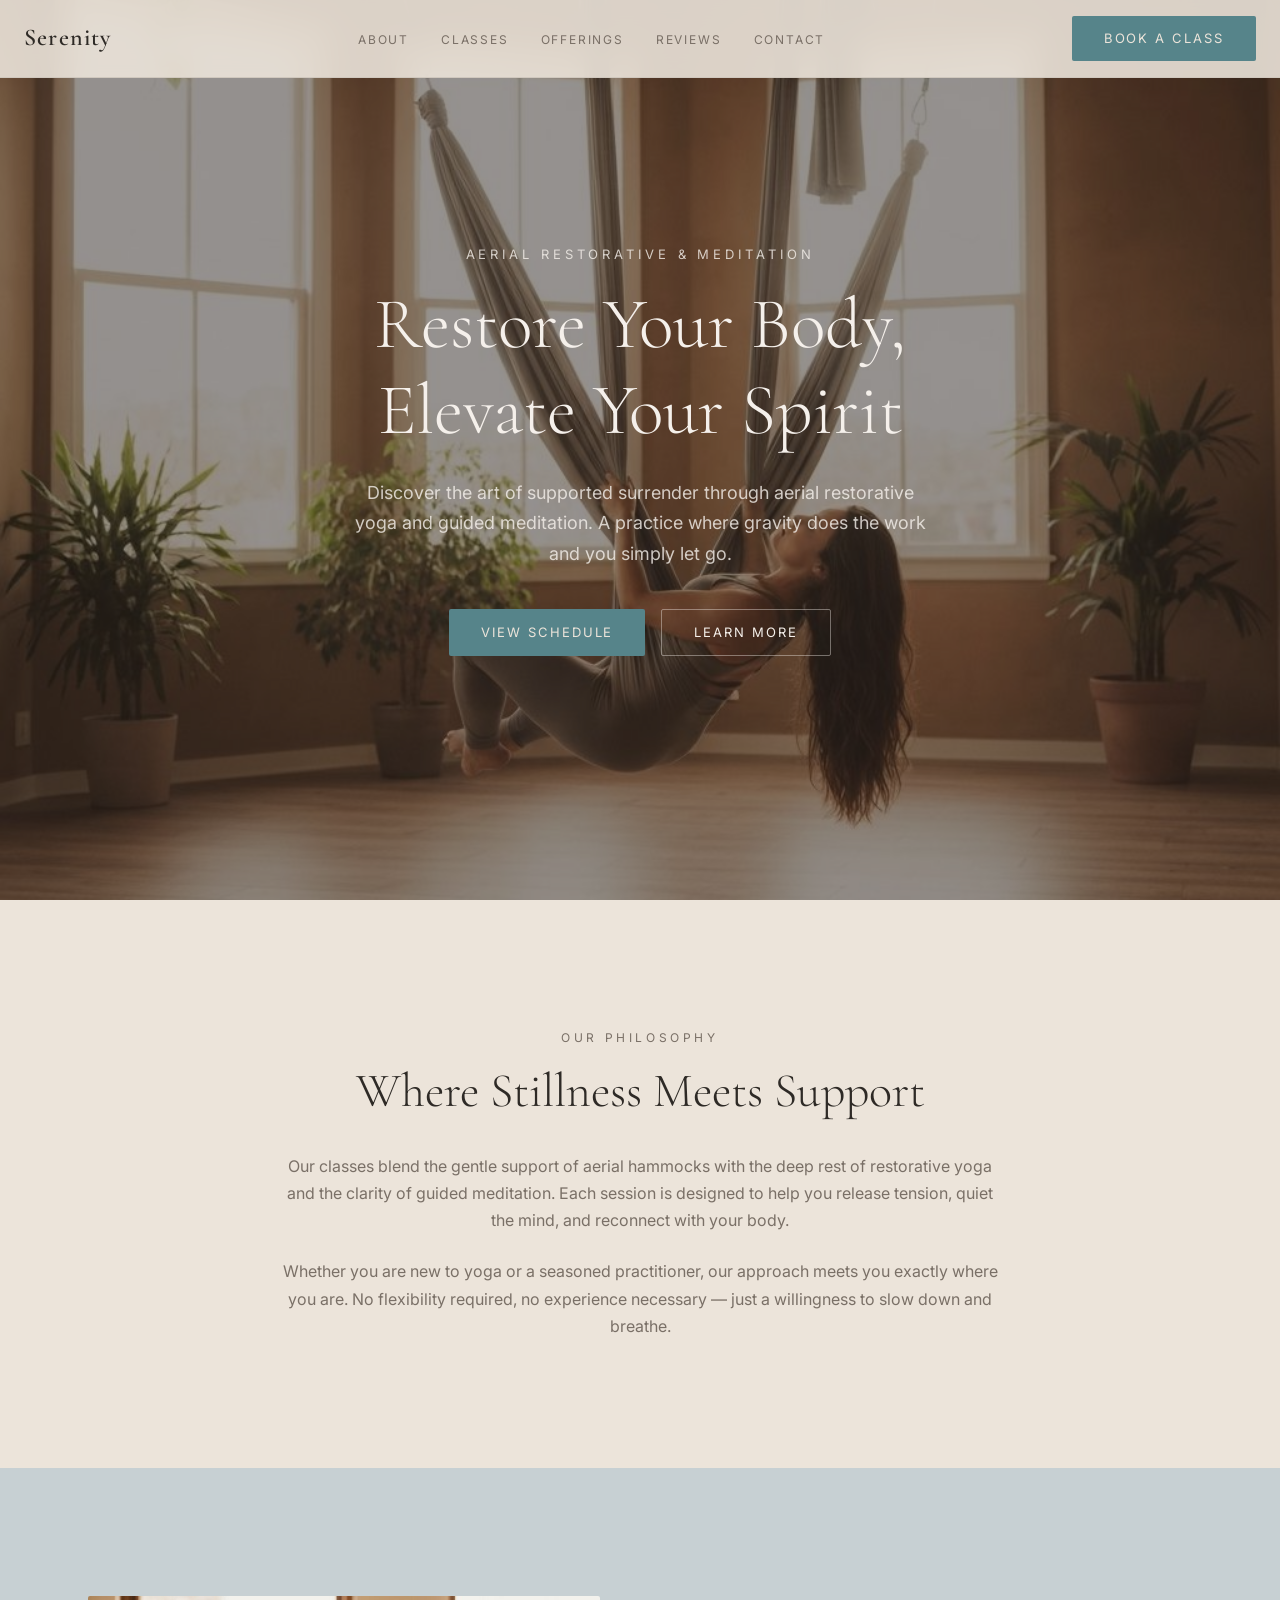
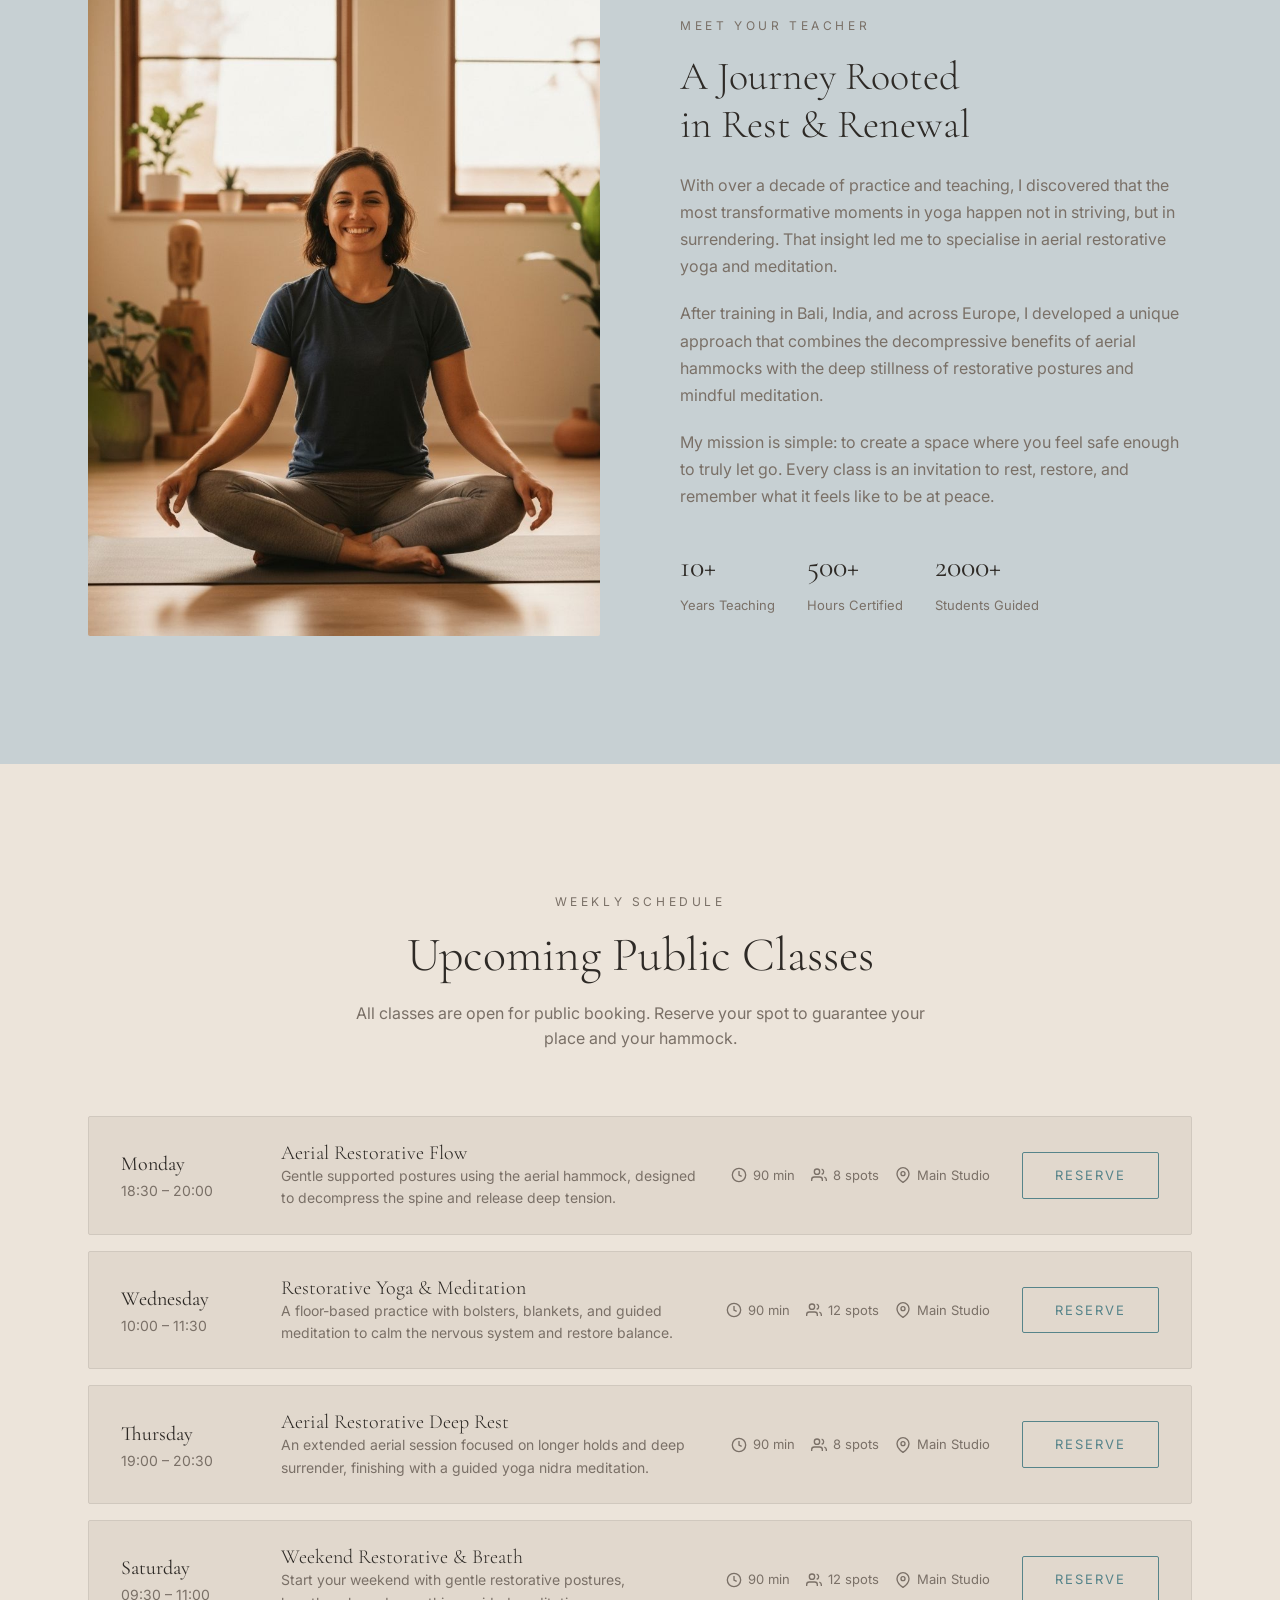
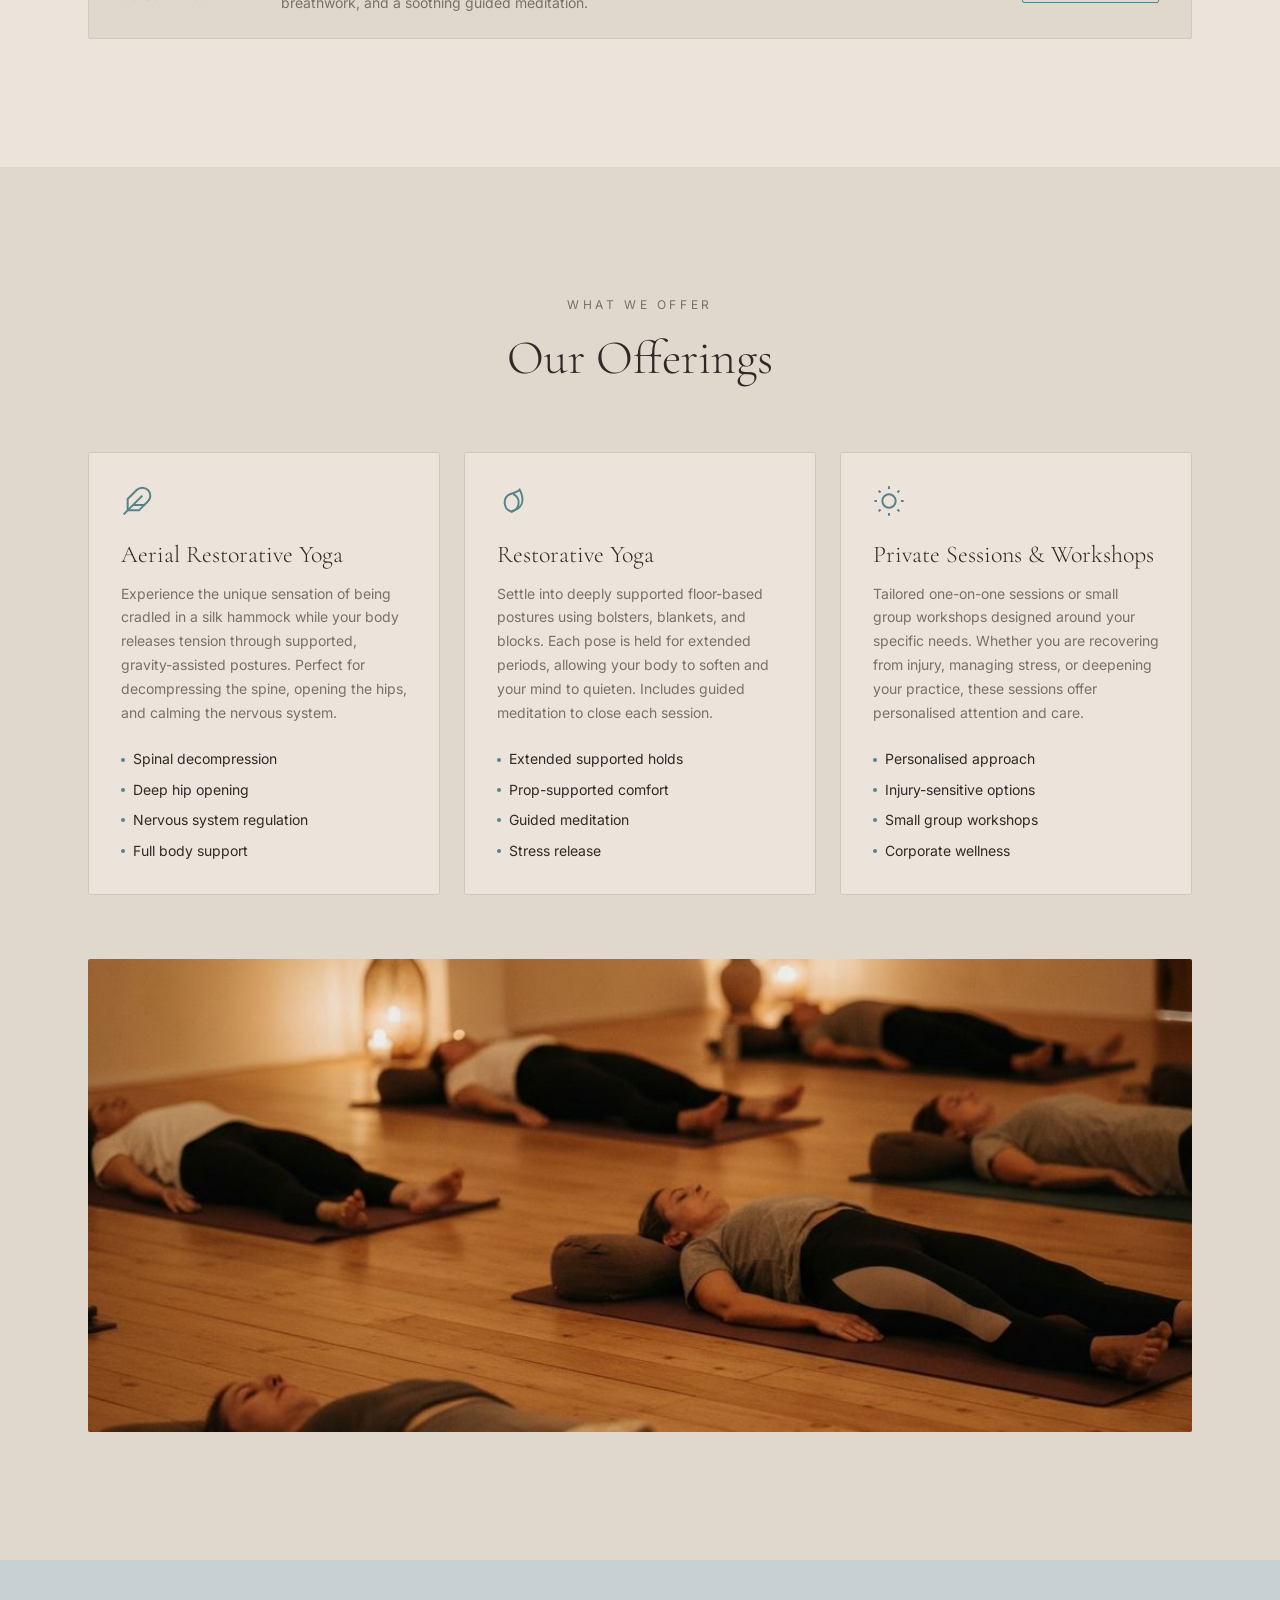
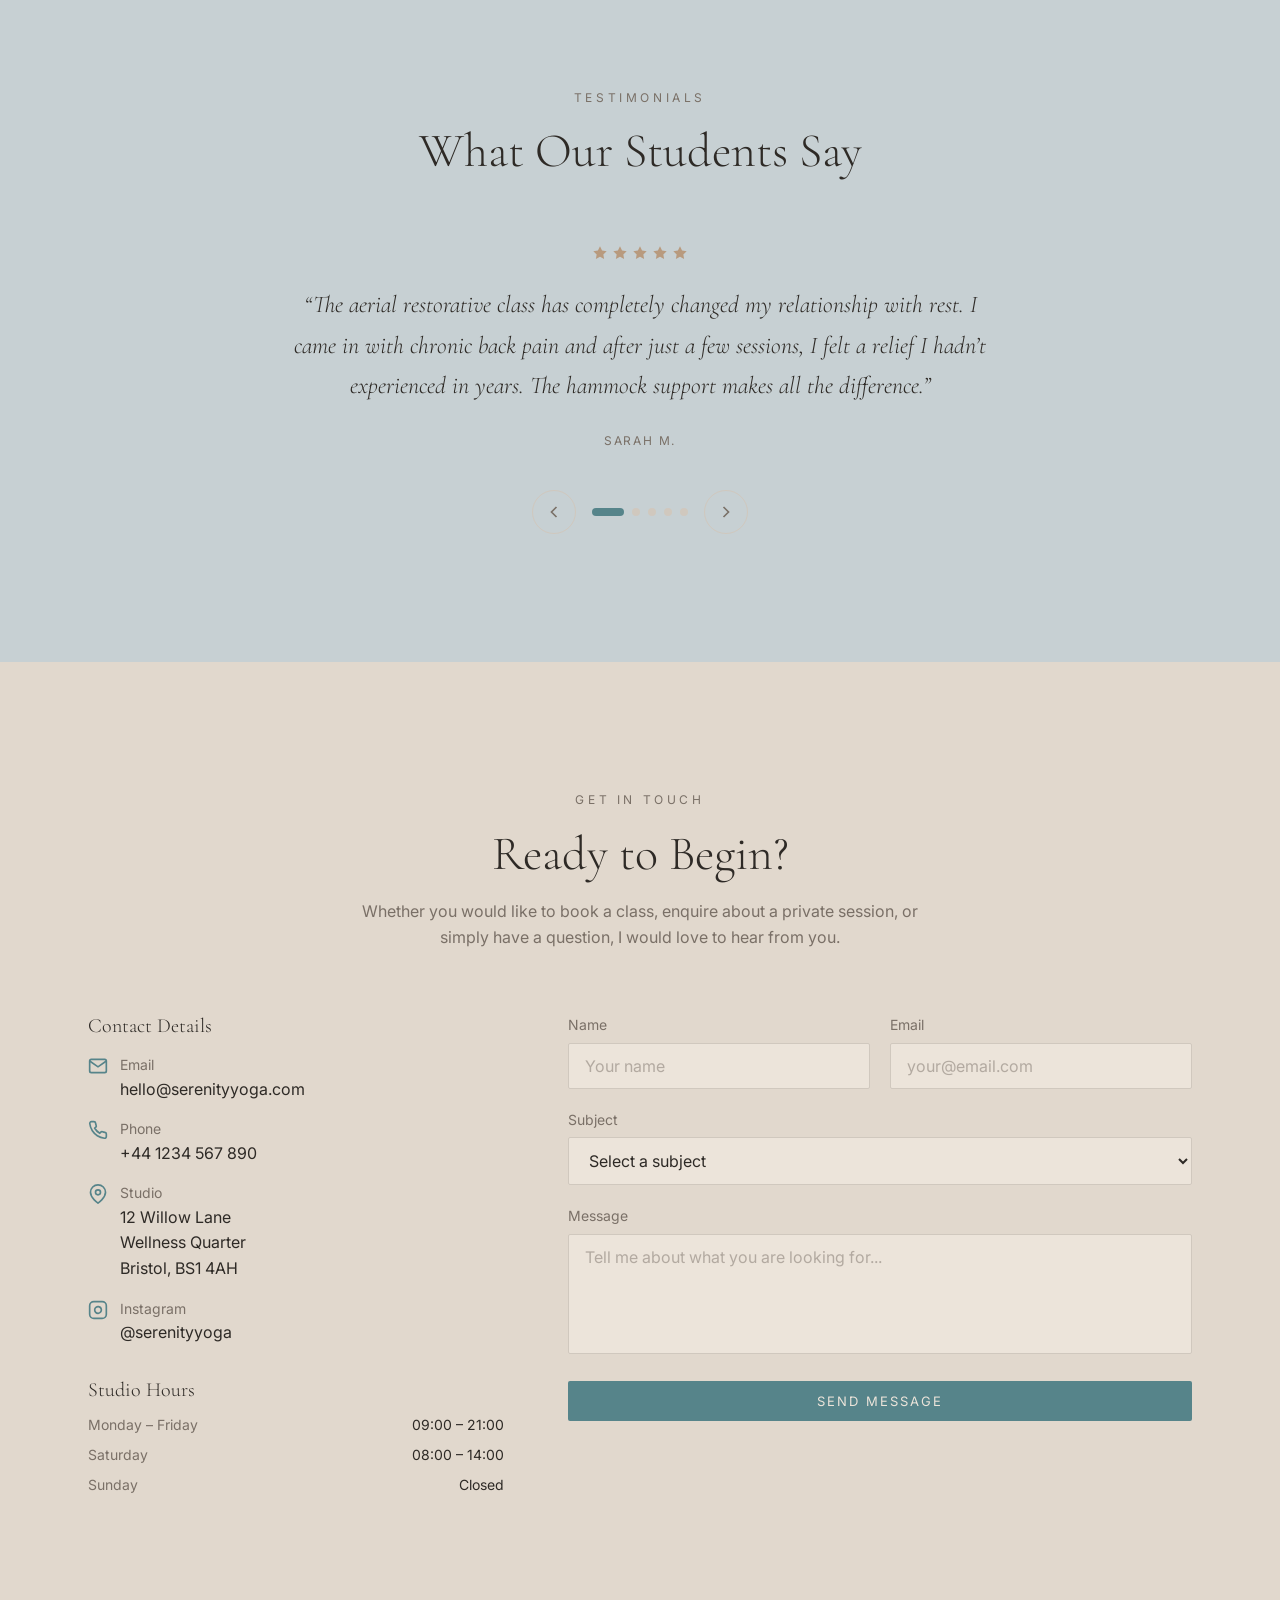
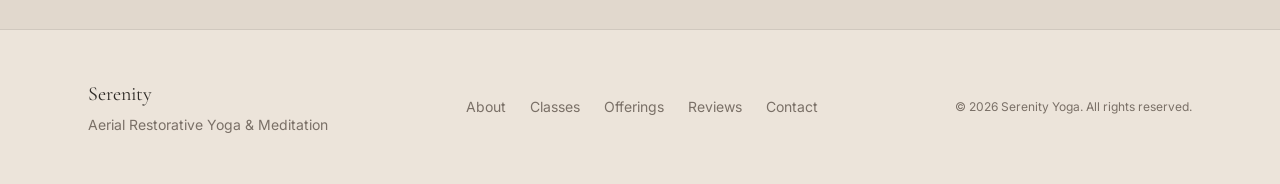
<file: index.html>
<!DOCTYPE html>
<html lang="en">
<head>
  <meta charset="UTF-8" />
  <meta name="viewport" content="width=device-width, initial-scale=1.0" />
  <meta name="theme-color" content="#ece4da" />
  <title>Serenity Yoga | Aerial Restorative &amp; Meditation Classes</title>
  <meta name="description" content="Find your balance with aerial restorative yoga and guided meditation classes. Restore your body, calm your mind, and elevate your practice." />

  <!-- Fonts (only external dependency - Google Fonts) -->
  <link rel="preconnect" href="https://fonts.googleapis.com" />
  <link rel="preconnect" href="https://fonts.gstatic.com" crossorigin />
  <link href="https://fonts.googleapis.com/css2?family=Cormorant+Garamond:ital,wght@0,300;0,400;0,500;0,600;0,700;1,300&family=Inter:wght@300;400;500;600&display=swap" rel="stylesheet" />

  <link rel="stylesheet" href="styles.css" />
</head>
<body>

  <!-- ========== NAVBAR ========== -->
  <nav class="navbar" aria-label="Main navigation">
    <div class="navbar__inner">
      <a href="#" class="navbar__logo">Serenity</a>

      <ul class="navbar__links">
        <li><a href="#about" class="navbar__link">About</a></li>
        <li><a href="#classes" class="navbar__link">Classes</a></li>
        <li><a href="#offerings" class="navbar__link">Offerings</a></li>
        <li><a href="#reviews" class="navbar__link">Reviews</a></li>
        <li><a href="#contact" class="navbar__link">Contact</a></li>
      </ul>

      <a href="#contact" class="btn btn--primary navbar__cta">Book a Class</a>

      <button id="nav-toggle" class="navbar__toggle" aria-label="Open menu" aria-expanded="false">
        <svg id="icon-menu" xmlns="http://www.w3.org/2000/svg" fill="none" viewBox="0 0 24 24" stroke="currentColor" stroke-width="2"><path stroke-linecap="round" stroke-linejoin="round" d="M4 6h16M4 12h16M4 18h16"/></svg>
        <svg id="icon-close" xmlns="http://www.w3.org/2000/svg" fill="none" viewBox="0 0 24 24" stroke="currentColor" stroke-width="2" style="display:none"><path stroke-linecap="round" stroke-linejoin="round" d="M6 18L18 6M6 6l12 12"/></svg>
      </button>
    </div>

    <div id="nav-mobile" class="navbar__mobile">
      <a href="#about" class="navbar__link">About</a>
      <a href="#classes" class="navbar__link">Classes</a>
      <a href="#offerings" class="navbar__link">Offerings</a>
      <a href="#reviews" class="navbar__link">Reviews</a>
      <a href="#contact" class="navbar__link">Contact</a>
      <a href="#contact" class="btn btn--primary" style="text-align:center">Book a Class</a>
    </div>
  </nav>


  <main>

    <!-- ========== HERO ========== -->
    <section class="hero">
      <img class="hero__img" src="public/images/hero-aerial.jpg" alt="Aerial restorative yoga in a sunlit studio" />
      <div class="hero__overlay"></div>
      <div class="hero__content">
        <p class="hero__label">Aerial Restorative &amp; Meditation</p>
        <h1 class="hero__title">Restore Your Body, Elevate Your Spirit</h1>
        <p class="hero__desc">Discover the art of supported surrender through aerial restorative yoga and guided meditation. A practice where gravity does the work and you simply let go.</p>
        <div class="hero__actions">
          <a href="#classes" class="btn btn--primary">View Schedule</a>
          <a href="#about" class="btn btn--ghost">Learn More</a>
        </div>
      </div>
    </section>


    <!-- ========== INTRO ========== -->
    <section class="intro">
      <div class="container container--narrow" style="text-align:center">
        <p class="section-label">Our Philosophy</p>
        <h2 class="section-title">Where Stillness Meets Support</h2>
        <div class="intro__body">
          <p>Our classes blend the gentle support of aerial hammocks with the deep rest of restorative yoga and the clarity of guided meditation. Each session is designed to help you release tension, quiet the mind, and reconnect with your body.</p>
          <p>Whether you are new to yoga or a seasoned practitioner, our approach meets you exactly where you are. No flexibility required, no experience necessary &mdash; just a willingness to slow down and breathe.</p>
        </div>
      </div>
    </section>


    <!-- ========== ABOUT ========== -->
    <section id="about" class="about">
      <div class="container">
        <div class="about__grid">
          <div class="about__img-wrap">
            <img src="public/images/instructor.jpg" alt="Yoga instructor in a peaceful studio" />
          </div>
          <div>
            <p class="section-label">Meet Your Teacher</p>
            <h2 class="section-title" style="font-size:clamp(1.875rem,3.5vw,2.5rem)">A Journey Rooted in Rest &amp; Renewal</h2>
            <div class="about__body" style="margin-top:1.5rem">
              <p>With over a decade of practice and teaching, I discovered that the most transformative moments in yoga happen not in striving, but in surrendering. That insight led me to specialise in aerial restorative yoga and meditation.</p>
              <p>After training in Bali, India, and across Europe, I developed a unique approach that combines the decompressive benefits of aerial hammocks with the deep stillness of restorative postures and mindful meditation.</p>
              <p>My mission is simple: to create a space where you feel safe enough to truly let go. Every class is an invitation to rest, restore, and remember what it feels like to be at peace.</p>
            </div>
            <div class="about__stats">
              <div>
                <p class="about__stat-number">10+</p>
                <p class="about__stat-label">Years Teaching</p>
              </div>
              <div>
                <p class="about__stat-number">500+</p>
                <p class="about__stat-label">Hours Certified</p>
              </div>
              <div>
                <p class="about__stat-number">2000+</p>
                <p class="about__stat-label">Students Guided</p>
              </div>
            </div>
          </div>
        </div>
      </div>
    </section>


    <!-- ========== CLASSES ========== -->
    <section id="classes" class="classes">
      <div class="container">
        <div class="classes__header">
          <p class="section-label">Weekly Schedule</p>
          <h2 class="section-title">Upcoming Public Classes</h2>
          <p class="classes__desc">All classes are open for public booking. Reserve your spot to guarantee your place and your hammock.</p>
        </div>

        <div class="classes__list">

          <!-- Monday -->
          <div class="class-card">
            <div class="class-card__schedule">
              <p class="class-card__day">Monday</p>
              <p class="class-card__time">18:30 &ndash; 20:00</p>
            </div>
            <div class="class-card__content">
              <h3 class="class-card__title">Aerial Restorative Flow</h3>
              <p class="class-card__desc">Gentle supported postures using the aerial hammock, designed to decompress the spine and release deep tension.</p>
            </div>
            <div class="class-card__meta">
              <span class="class-card__meta-item">
                <svg xmlns="http://www.w3.org/2000/svg" fill="none" viewBox="0 0 24 24" stroke="currentColor" stroke-width="2"><circle cx="12" cy="12" r="10"/><polyline points="12 6 12 12 16 14"/></svg>
                90 min
              </span>
              <span class="class-card__meta-item">
                <svg xmlns="http://www.w3.org/2000/svg" fill="none" viewBox="0 0 24 24" stroke="currentColor" stroke-width="2"><path d="M17 21v-2a4 4 0 0 0-4-4H5a4 4 0 0 0-4 4v2"/><circle cx="9" cy="7" r="4"/><path d="M23 21v-2a4 4 0 0 0-3-3.87"/><path d="M16 3.13a4 4 0 0 1 0 7.75"/></svg>
                8 spots
              </span>
              <span class="class-card__meta-item">
                <svg xmlns="http://www.w3.org/2000/svg" fill="none" viewBox="0 0 24 24" stroke="currentColor" stroke-width="2"><path d="M21 10c0 7-9 13-9 13s-9-6-9-13a9 9 0 0 1 18 0z"/><circle cx="12" cy="10" r="3"/></svg>
                Main Studio
              </span>
            </div>
            <a href="#contact" class="btn btn--outline class-card__action">Reserve</a>
          </div>

          <!-- Wednesday -->
          <div class="class-card">
            <div class="class-card__schedule">
              <p class="class-card__day">Wednesday</p>
              <p class="class-card__time">10:00 &ndash; 11:30</p>
            </div>
            <div class="class-card__content">
              <h3 class="class-card__title">Restorative Yoga &amp; Meditation</h3>
              <p class="class-card__desc">A floor-based practice with bolsters, blankets, and guided meditation to calm the nervous system and restore balance.</p>
            </div>
            <div class="class-card__meta">
              <span class="class-card__meta-item">
                <svg xmlns="http://www.w3.org/2000/svg" fill="none" viewBox="0 0 24 24" stroke="currentColor" stroke-width="2"><circle cx="12" cy="12" r="10"/><polyline points="12 6 12 12 16 14"/></svg>
                90 min
              </span>
              <span class="class-card__meta-item">
                <svg xmlns="http://www.w3.org/2000/svg" fill="none" viewBox="0 0 24 24" stroke="currentColor" stroke-width="2"><path d="M17 21v-2a4 4 0 0 0-4-4H5a4 4 0 0 0-4 4v2"/><circle cx="9" cy="7" r="4"/><path d="M23 21v-2a4 4 0 0 0-3-3.87"/><path d="M16 3.13a4 4 0 0 1 0 7.75"/></svg>
                12 spots
              </span>
              <span class="class-card__meta-item">
                <svg xmlns="http://www.w3.org/2000/svg" fill="none" viewBox="0 0 24 24" stroke="currentColor" stroke-width="2"><path d="M21 10c0 7-9 13-9 13s-9-6-9-13a9 9 0 0 1 18 0z"/><circle cx="12" cy="10" r="3"/></svg>
                Main Studio
              </span>
            </div>
            <a href="#contact" class="btn btn--outline class-card__action">Reserve</a>
          </div>

          <!-- Thursday -->
          <div class="class-card">
            <div class="class-card__schedule">
              <p class="class-card__day">Thursday</p>
              <p class="class-card__time">19:00 &ndash; 20:30</p>
            </div>
            <div class="class-card__content">
              <h3 class="class-card__title">Aerial Restorative Deep Rest</h3>
              <p class="class-card__desc">An extended aerial session focused on longer holds and deep surrender, finishing with a guided yoga nidra meditation.</p>
            </div>
            <div class="class-card__meta">
              <span class="class-card__meta-item">
                <svg xmlns="http://www.w3.org/2000/svg" fill="none" viewBox="0 0 24 24" stroke="currentColor" stroke-width="2"><circle cx="12" cy="12" r="10"/><polyline points="12 6 12 12 16 14"/></svg>
                90 min
              </span>
              <span class="class-card__meta-item">
                <svg xmlns="http://www.w3.org/2000/svg" fill="none" viewBox="0 0 24 24" stroke="currentColor" stroke-width="2"><path d="M17 21v-2a4 4 0 0 0-4-4H5a4 4 0 0 0-4 4v2"/><circle cx="9" cy="7" r="4"/><path d="M23 21v-2a4 4 0 0 0-3-3.87"/><path d="M16 3.13a4 4 0 0 1 0 7.75"/></svg>
                8 spots
              </span>
              <span class="class-card__meta-item">
                <svg xmlns="http://www.w3.org/2000/svg" fill="none" viewBox="0 0 24 24" stroke="currentColor" stroke-width="2"><path d="M21 10c0 7-9 13-9 13s-9-6-9-13a9 9 0 0 1 18 0z"/><circle cx="12" cy="10" r="3"/></svg>
                Main Studio
              </span>
            </div>
            <a href="#contact" class="btn btn--outline class-card__action">Reserve</a>
          </div>

          <!-- Saturday -->
          <div class="class-card">
            <div class="class-card__schedule">
              <p class="class-card__day">Saturday</p>
              <p class="class-card__time">09:30 &ndash; 11:00</p>
            </div>
            <div class="class-card__content">
              <h3 class="class-card__title">Weekend Restorative &amp; Breath</h3>
              <p class="class-card__desc">Start your weekend with gentle restorative postures, breathwork, and a soothing guided meditation.</p>
            </div>
            <div class="class-card__meta">
              <span class="class-card__meta-item">
                <svg xmlns="http://www.w3.org/2000/svg" fill="none" viewBox="0 0 24 24" stroke="currentColor" stroke-width="2"><circle cx="12" cy="12" r="10"/><polyline points="12 6 12 12 16 14"/></svg>
                90 min
              </span>
              <span class="class-card__meta-item">
                <svg xmlns="http://www.w3.org/2000/svg" fill="none" viewBox="0 0 24 24" stroke="currentColor" stroke-width="2"><path d="M17 21v-2a4 4 0 0 0-4-4H5a4 4 0 0 0-4 4v2"/><circle cx="9" cy="7" r="4"/><path d="M23 21v-2a4 4 0 0 0-3-3.87"/><path d="M16 3.13a4 4 0 0 1 0 7.75"/></svg>
                12 spots
              </span>
              <span class="class-card__meta-item">
                <svg xmlns="http://www.w3.org/2000/svg" fill="none" viewBox="0 0 24 24" stroke="currentColor" stroke-width="2"><path d="M21 10c0 7-9 13-9 13s-9-6-9-13a9 9 0 0 1 18 0z"/><circle cx="12" cy="10" r="3"/></svg>
                Main Studio
              </span>
            </div>
            <a href="#contact" class="btn btn--outline class-card__action">Reserve</a>
          </div>

        </div>
      </div>
    </section>


    <!-- ========== OFFERINGS ========== -->
    <section id="offerings" class="offerings">
      <div class="container">
        <div class="offerings__header">
          <p class="section-label">What We Offer</p>
          <h2 class="section-title">Our Offerings</h2>
        </div>

        <div class="offerings__grid">

          <div class="offering-card">
            <svg class="offering-card__icon" xmlns="http://www.w3.org/2000/svg" fill="none" viewBox="0 0 24 24" stroke="currentColor" stroke-width="1.5"><path d="M20.24 12.24a6 6 0 0 0-8.49-8.49L5 10.5V19h8.5z"/><line x1="16" y1="8" x2="2" y2="22"/><line x1="17.5" y1="15" x2="9" y2="15"/></svg>
            <h3 class="offering-card__title">Aerial Restorative Yoga</h3>
            <p class="offering-card__desc">Experience the unique sensation of being cradled in a silk hammock while your body releases tension through supported, gravity-assisted postures. Perfect for decompressing the spine, opening the hips, and calming the nervous system.</p>
            <ul class="offering-card__features">
              <li class="offering-card__feature">Spinal decompression</li>
              <li class="offering-card__feature">Deep hip opening</li>
              <li class="offering-card__feature">Nervous system regulation</li>
              <li class="offering-card__feature">Full body support</li>
            </ul>
          </div>

          <div class="offering-card">
            <svg class="offering-card__icon" xmlns="http://www.w3.org/2000/svg" fill="none" viewBox="0 0 24 24" stroke="currentColor" stroke-width="1.5"><path d="M11 20A7 7 0 0 1 9.8 6.9C15.5 4.9 17 3.5 17 3.5s1.5 2.5 2 6c.5 3.5-1 7-4 8.5-1 .5-2.5 1-4 2z"/><path d="M11 20a7 7 0 0 0 1.2-13.1"/></svg>
            <h3 class="offering-card__title">Restorative Yoga</h3>
            <p class="offering-card__desc">Settle into deeply supported floor-based postures using bolsters, blankets, and blocks. Each pose is held for extended periods, allowing your body to soften and your mind to quieten. Includes guided meditation to close each session.</p>
            <ul class="offering-card__features">
              <li class="offering-card__feature">Extended supported holds</li>
              <li class="offering-card__feature">Prop-supported comfort</li>
              <li class="offering-card__feature">Guided meditation</li>
              <li class="offering-card__feature">Stress release</li>
            </ul>
          </div>

          <div class="offering-card">
            <svg class="offering-card__icon" xmlns="http://www.w3.org/2000/svg" fill="none" viewBox="0 0 24 24" stroke="currentColor" stroke-width="1.5"><circle cx="12" cy="12" r="5"/><line x1="12" y1="1" x2="12" y2="3"/><line x1="12" y1="21" x2="12" y2="23"/><line x1="4.22" y1="4.22" x2="5.64" y2="5.64"/><line x1="18.36" y1="18.36" x2="19.78" y2="19.78"/><line x1="1" y1="12" x2="3" y2="12"/><line x1="21" y1="12" x2="23" y2="12"/><line x1="4.22" y1="19.78" x2="5.64" y2="18.36"/><line x1="18.36" y1="5.64" x2="19.78" y2="4.22"/></svg>
            <h3 class="offering-card__title">Private Sessions &amp; Workshops</h3>
            <p class="offering-card__desc">Tailored one-on-one sessions or small group workshops designed around your specific needs. Whether you are recovering from injury, managing stress, or deepening your practice, these sessions offer personalised attention and care.</p>
            <ul class="offering-card__features">
              <li class="offering-card__feature">Personalised approach</li>
              <li class="offering-card__feature">Injury-sensitive options</li>
              <li class="offering-card__feature">Small group workshops</li>
              <li class="offering-card__feature">Corporate wellness</li>
            </ul>
          </div>

        </div>

        <div class="offerings__image">
          <img src="public/images/restorative.jpg" alt="Restorative yoga class in a peaceful candlelit studio" />
        </div>
      </div>
    </section>


    <!-- ========== REVIEWS ========== -->
    <section id="reviews" class="reviews">
      <div class="container container--narrow">
        <p class="section-label">Testimonials</p>
        <h2 class="section-title">What Our Students Say</h2>

        <div class="reviews__carousel">
          <div class="reviews__stars">
            <svg xmlns="http://www.w3.org/2000/svg" viewBox="0 0 24 24"><polygon points="12 2 15.09 8.26 22 9.27 17 14.14 18.18 21.02 12 17.77 5.82 21.02 7 14.14 2 9.27 8.91 8.26 12 2"/></svg>
            <svg xmlns="http://www.w3.org/2000/svg" viewBox="0 0 24 24"><polygon points="12 2 15.09 8.26 22 9.27 17 14.14 18.18 21.02 12 17.77 5.82 21.02 7 14.14 2 9.27 8.91 8.26 12 2"/></svg>
            <svg xmlns="http://www.w3.org/2000/svg" viewBox="0 0 24 24"><polygon points="12 2 15.09 8.26 22 9.27 17 14.14 18.18 21.02 12 17.77 5.82 21.02 7 14.14 2 9.27 8.91 8.26 12 2"/></svg>
            <svg xmlns="http://www.w3.org/2000/svg" viewBox="0 0 24 24"><polygon points="12 2 15.09 8.26 22 9.27 17 14.14 18.18 21.02 12 17.77 5.82 21.02 7 14.14 2 9.27 8.91 8.26 12 2"/></svg>
            <svg xmlns="http://www.w3.org/2000/svg" viewBox="0 0 24 24"><polygon points="12 2 15.09 8.26 22 9.27 17 14.14 18.18 21.02 12 17.77 5.82 21.02 7 14.14 2 9.27 8.91 8.26 12 2"/></svg>
          </div>

          <blockquote class="reviews__quote" id="review-quote">&ldquo;The aerial restorative class has completely changed my relationship with rest. I came in with chronic back pain and after just a few sessions, I felt a relief I hadn&rsquo;t experienced in years. The hammock support makes all the difference.&rdquo;</blockquote>

          <p class="reviews__name" id="review-name">Sarah M.</p>

          <div class="reviews__controls">
            <button id="review-prev" class="reviews__arrow" aria-label="Previous review">
              <svg xmlns="http://www.w3.org/2000/svg" fill="none" viewBox="0 0 24 24" stroke="currentColor" stroke-width="2"><polyline points="15 18 9 12 15 6"/></svg>
            </button>
            <div class="reviews__dots">
              <button class="reviews__dot is-active" aria-label="Go to review 1"></button>
              <button class="reviews__dot" aria-label="Go to review 2"></button>
              <button class="reviews__dot" aria-label="Go to review 3"></button>
              <button class="reviews__dot" aria-label="Go to review 4"></button>
              <button class="reviews__dot" aria-label="Go to review 5"></button>
            </div>
            <button id="review-next" class="reviews__arrow" aria-label="Next review">
              <svg xmlns="http://www.w3.org/2000/svg" fill="none" viewBox="0 0 24 24" stroke="currentColor" stroke-width="2"><polyline points="9 18 15 12 9 6"/></svg>
            </button>
          </div>
        </div>
      </div>
    </section>


    <!-- ========== CONTACT ========== -->
    <section id="contact" class="contact">
      <div class="container">
        <div class="contact__header">
          <p class="section-label">Get in Touch</p>
          <h2 class="section-title">Ready to Begin?</h2>
          <p class="contact__desc">Whether you would like to book a class, enquire about a private session, or simply have a question, I would love to hear from you.</p>
        </div>

        <div class="contact__grid">

          <!-- Left: Details -->
          <div class="contact__details">
            <h3>Contact Details</h3>
            <ul class="contact__list">
              <li class="contact__item">
                <svg xmlns="http://www.w3.org/2000/svg" fill="none" viewBox="0 0 24 24" stroke="currentColor" stroke-width="2"><path d="M4 4h16c1.1 0 2 .9 2 2v12c0 1.1-.9 2-2 2H4c-1.1 0-2-.9-2-2V6c0-1.1.9-2 2-2z"/><polyline points="22,6 12,13 2,6"/></svg>
                <div>
                  <p class="contact__item-label">Email</p>
                  <p class="contact__item-value"><a href="mailto:hello@serenityyoga.com">hello@serenityyoga.com</a></p>
                </div>
              </li>
              <li class="contact__item">
                <svg xmlns="http://www.w3.org/2000/svg" fill="none" viewBox="0 0 24 24" stroke="currentColor" stroke-width="2"><path d="M22 16.92v3a2 2 0 0 1-2.18 2 19.79 19.79 0 0 1-8.63-3.07 19.5 19.5 0 0 1-6-6 19.79 19.79 0 0 1-3.07-8.67A2 2 0 0 1 4.11 2h3a2 2 0 0 1 2 1.72 12.84 12.84 0 0 0 .7 2.81 2 2 0 0 1-.45 2.11L8.09 9.91a16 16 0 0 0 6 6l1.27-1.27a2 2 0 0 1 2.11-.45 12.84 12.84 0 0 0 2.81.7A2 2 0 0 1 22 16.92z"/></svg>
                <div>
                  <p class="contact__item-label">Phone</p>
                  <p class="contact__item-value"><a href="tel:+441234567890">+44 1234 567 890</a></p>
                </div>
              </li>
              <li class="contact__item">
                <svg xmlns="http://www.w3.org/2000/svg" fill="none" viewBox="0 0 24 24" stroke="currentColor" stroke-width="2"><path d="M21 10c0 7-9 13-9 13s-9-6-9-13a9 9 0 0 1 18 0z"/><circle cx="12" cy="10" r="3"/></svg>
                <div>
                  <p class="contact__item-label">Studio</p>
                  <p class="contact__item-value">12 Willow Lane<br>Wellness Quarter<br>Bristol, BS1 4AH</p>
                </div>
              </li>
              <li class="contact__item">
                <svg xmlns="http://www.w3.org/2000/svg" fill="none" viewBox="0 0 24 24" stroke="currentColor" stroke-width="2"><rect x="2" y="2" width="20" height="20" rx="5" ry="5"/><path d="M16 11.37A4 4 0 1 1 12.63 8 4 4 0 0 1 16 11.37z"/><line x1="17.5" y1="6.5" x2="17.51" y2="6.5"/></svg>
                <div>
                  <p class="contact__item-label">Instagram</p>
                  <p class="contact__item-value"><a href="https://instagram.com/serenityyoga" target="_blank" rel="noopener noreferrer">@serenityyoga</a></p>
                </div>
              </li>
            </ul>

            <div class="contact__hours">
              <h3>Studio Hours</h3>
              <div class="contact__hours-row">
                <span class="contact__hours-day">Monday &ndash; Friday</span>
                <span class="contact__hours-time">09:00 &ndash; 21:00</span>
              </div>
              <div class="contact__hours-row">
                <span class="contact__hours-day">Saturday</span>
                <span class="contact__hours-time">08:00 &ndash; 14:00</span>
              </div>
              <div class="contact__hours-row">
                <span class="contact__hours-day">Sunday</span>
                <span class="contact__hours-time">Closed</span>
              </div>
            </div>
          </div>

          <!-- Right: Form -->
          <div id="contact-form">
            <form id="contact-form-el" class="form">
              <div class="form__row">
                <div class="form__group">
                  <label for="name">Name</label>
                  <input id="name" type="text" required class="form__input" placeholder="Your name" />
                </div>
                <div class="form__group">
                  <label for="email">Email</label>
                  <input id="email" type="email" required class="form__input" placeholder="your@email.com" />
                </div>
              </div>
              <div class="form__group">
                <label for="subject">Subject</label>
                <select id="subject" required class="form__select">
                  <option value="">Select a subject</option>
                  <option value="book-class">Book a Public Class</option>
                  <option value="private-session">Private Session Enquiry</option>
                  <option value="workshop">Workshop Information</option>
                  <option value="corporate">Corporate Wellness</option>
                  <option value="general">General Enquiry</option>
                </select>
              </div>
              <div class="form__group">
                <label for="message">Message</label>
                <textarea id="message" required class="form__textarea" placeholder="Tell me about what you are looking for..."></textarea>
              </div>
              <button type="submit" class="btn btn--primary">Send Message</button>
            </form>

            <div id="contact-success" class="form__success" style="display:none">
              <div class="form__success-icon">
                <svg xmlns="http://www.w3.org/2000/svg" fill="none" viewBox="0 0 24 24" stroke="currentColor" stroke-width="2"><line x1="22" y1="2" x2="11" y2="13"/><polygon points="22 2 15 22 11 13 2 9 22 2"/></svg>
              </div>
              <h3>Message Sent</h3>
              <p>Thank you for reaching out. I will get back to you within 24 hours.</p>
              <button id="contact-reset">Send another message</button>
            </div>
          </div>

        </div>
      </div>
    </section>

  </main>


  <!-- ========== FOOTER ========== -->
  <footer class="footer">
    <div class="container">
      <div class="footer__inner">
        <div>
          <p class="footer__brand">Serenity</p>
          <p class="footer__tagline">Aerial Restorative Yoga &amp; Meditation</p>
        </div>
        <nav aria-label="Footer navigation">
          <ul class="footer__links">
            <li><a href="#about" class="footer__link">About</a></li>
            <li><a href="#classes" class="footer__link">Classes</a></li>
            <li><a href="#offerings" class="footer__link">Offerings</a></li>
            <li><a href="#reviews" class="footer__link">Reviews</a></li>
            <li><a href="#contact" class="footer__link">Contact</a></li>
          </ul>
        </nav>
        <p class="footer__copy">&copy; 2026 Serenity Yoga. All rights reserved.</p>
      </div>
    </div>
  </footer>

  <script src="public/site/script.js"></script>
</body>
</html>
</file>
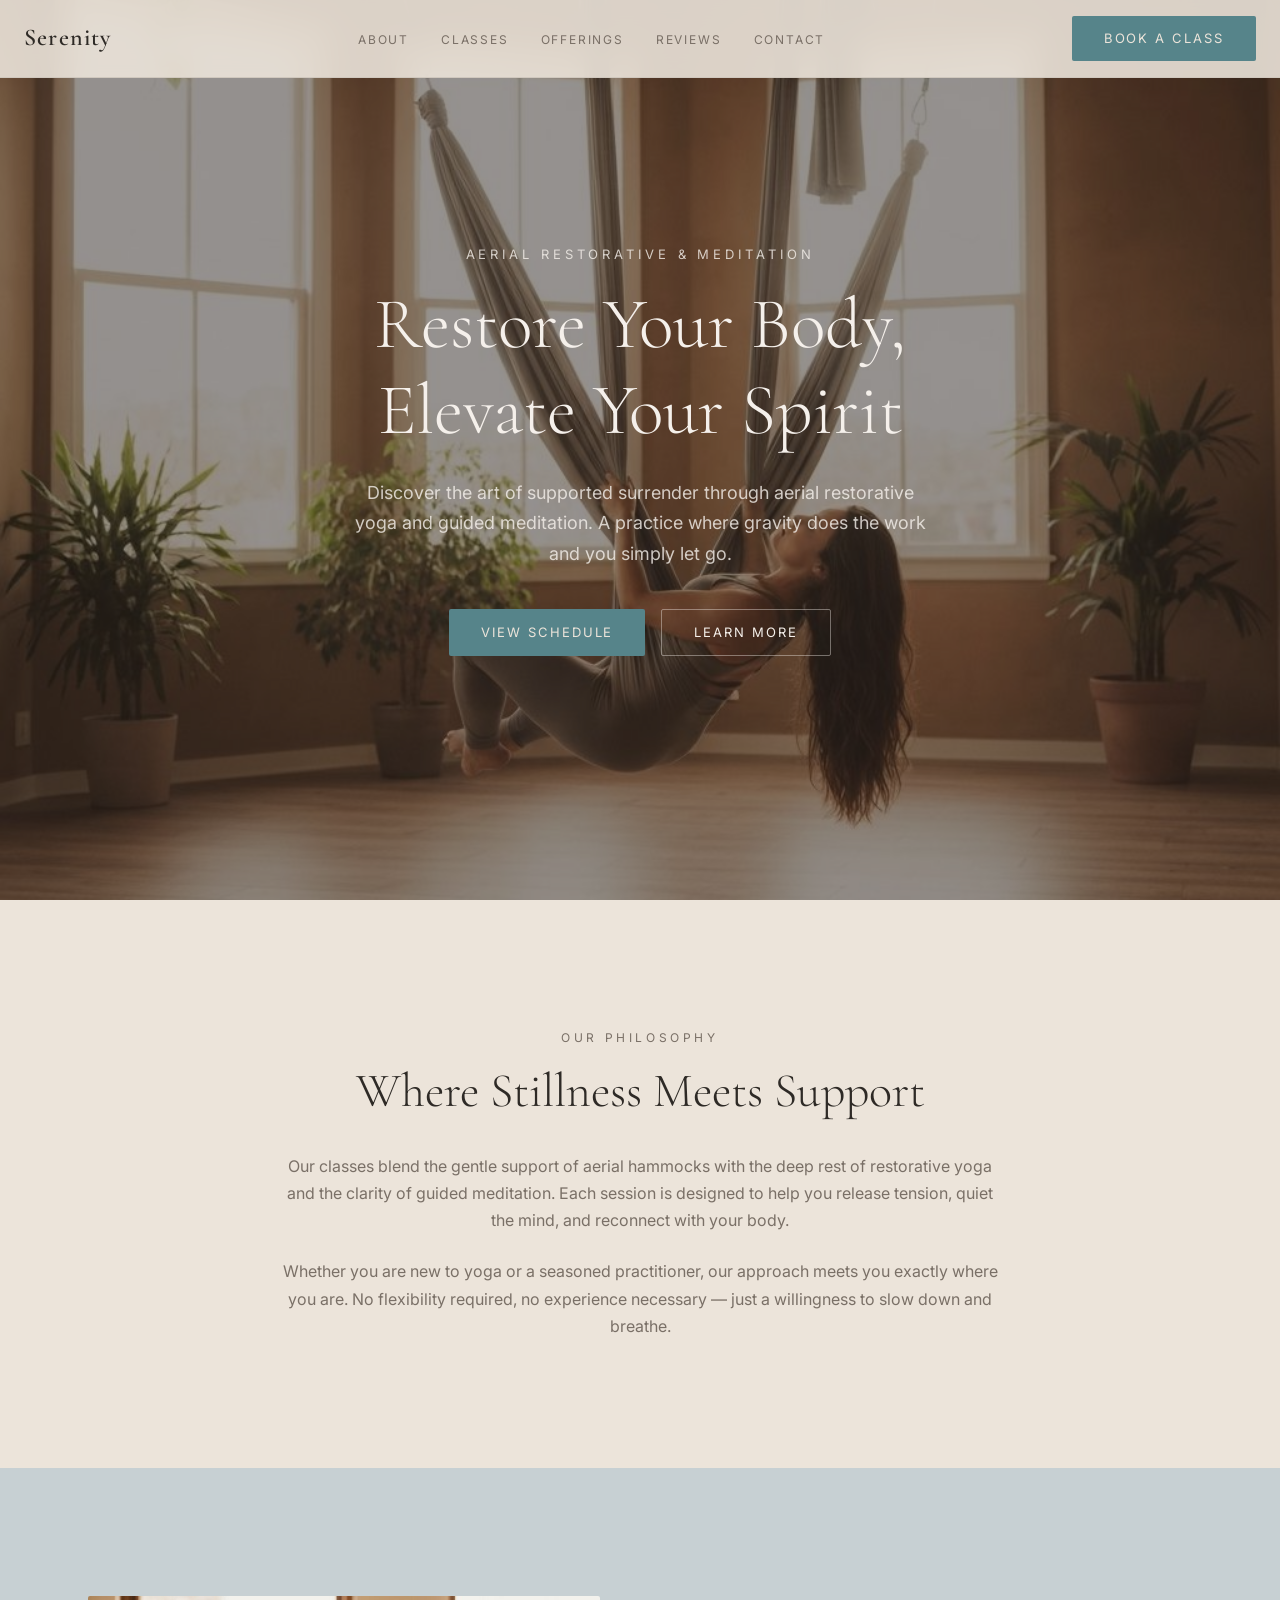
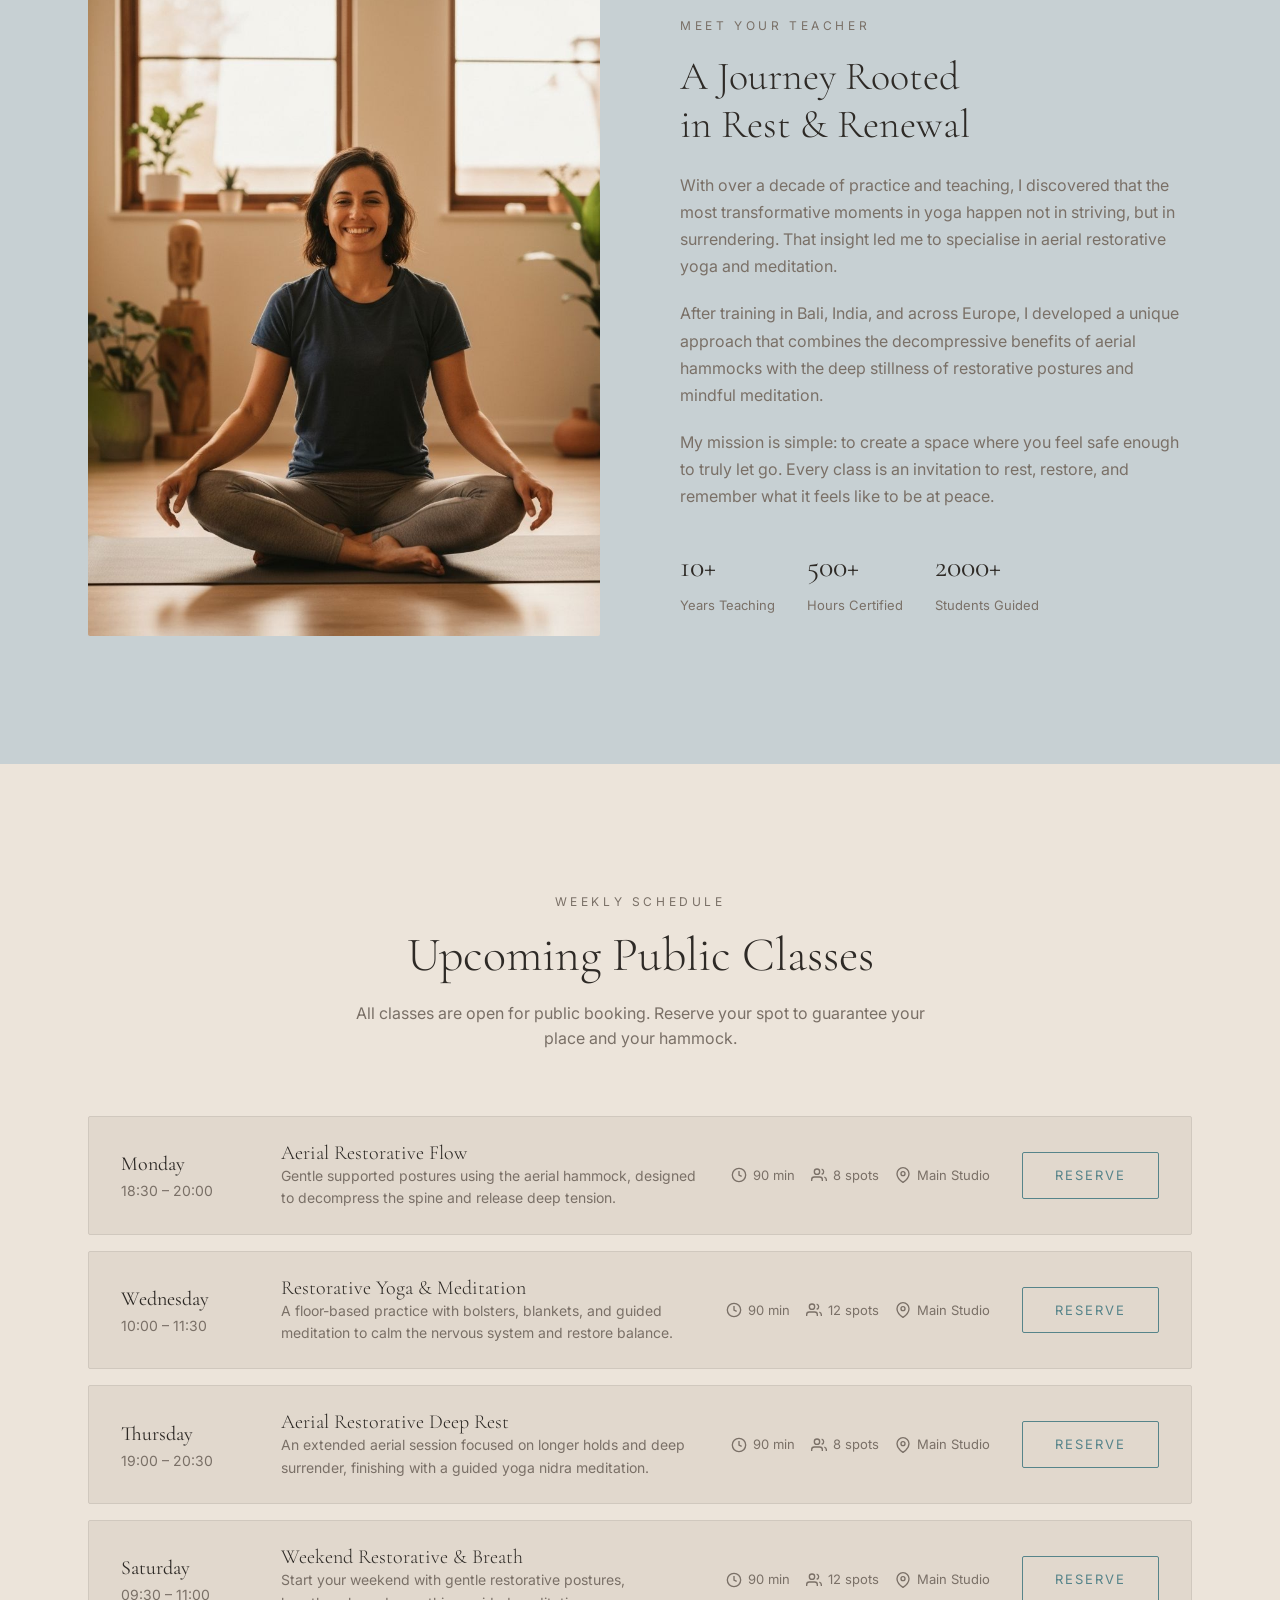
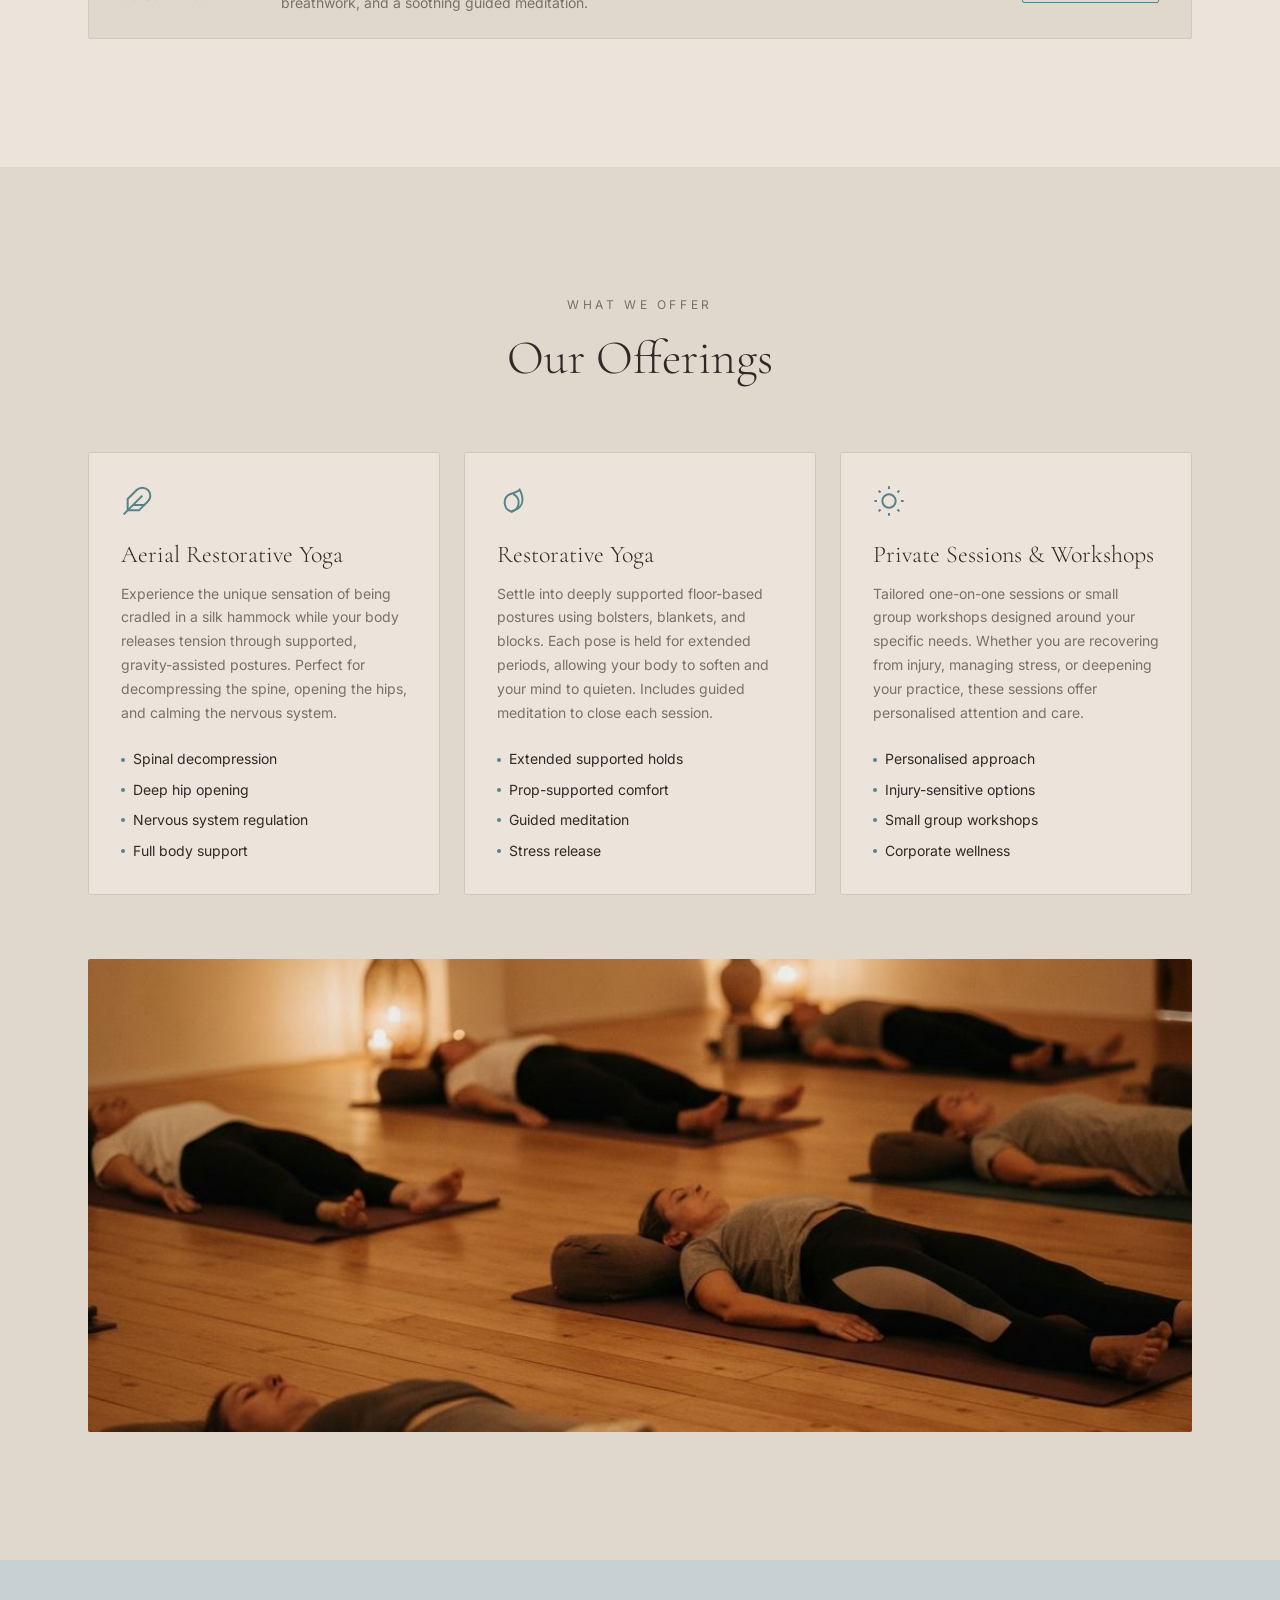
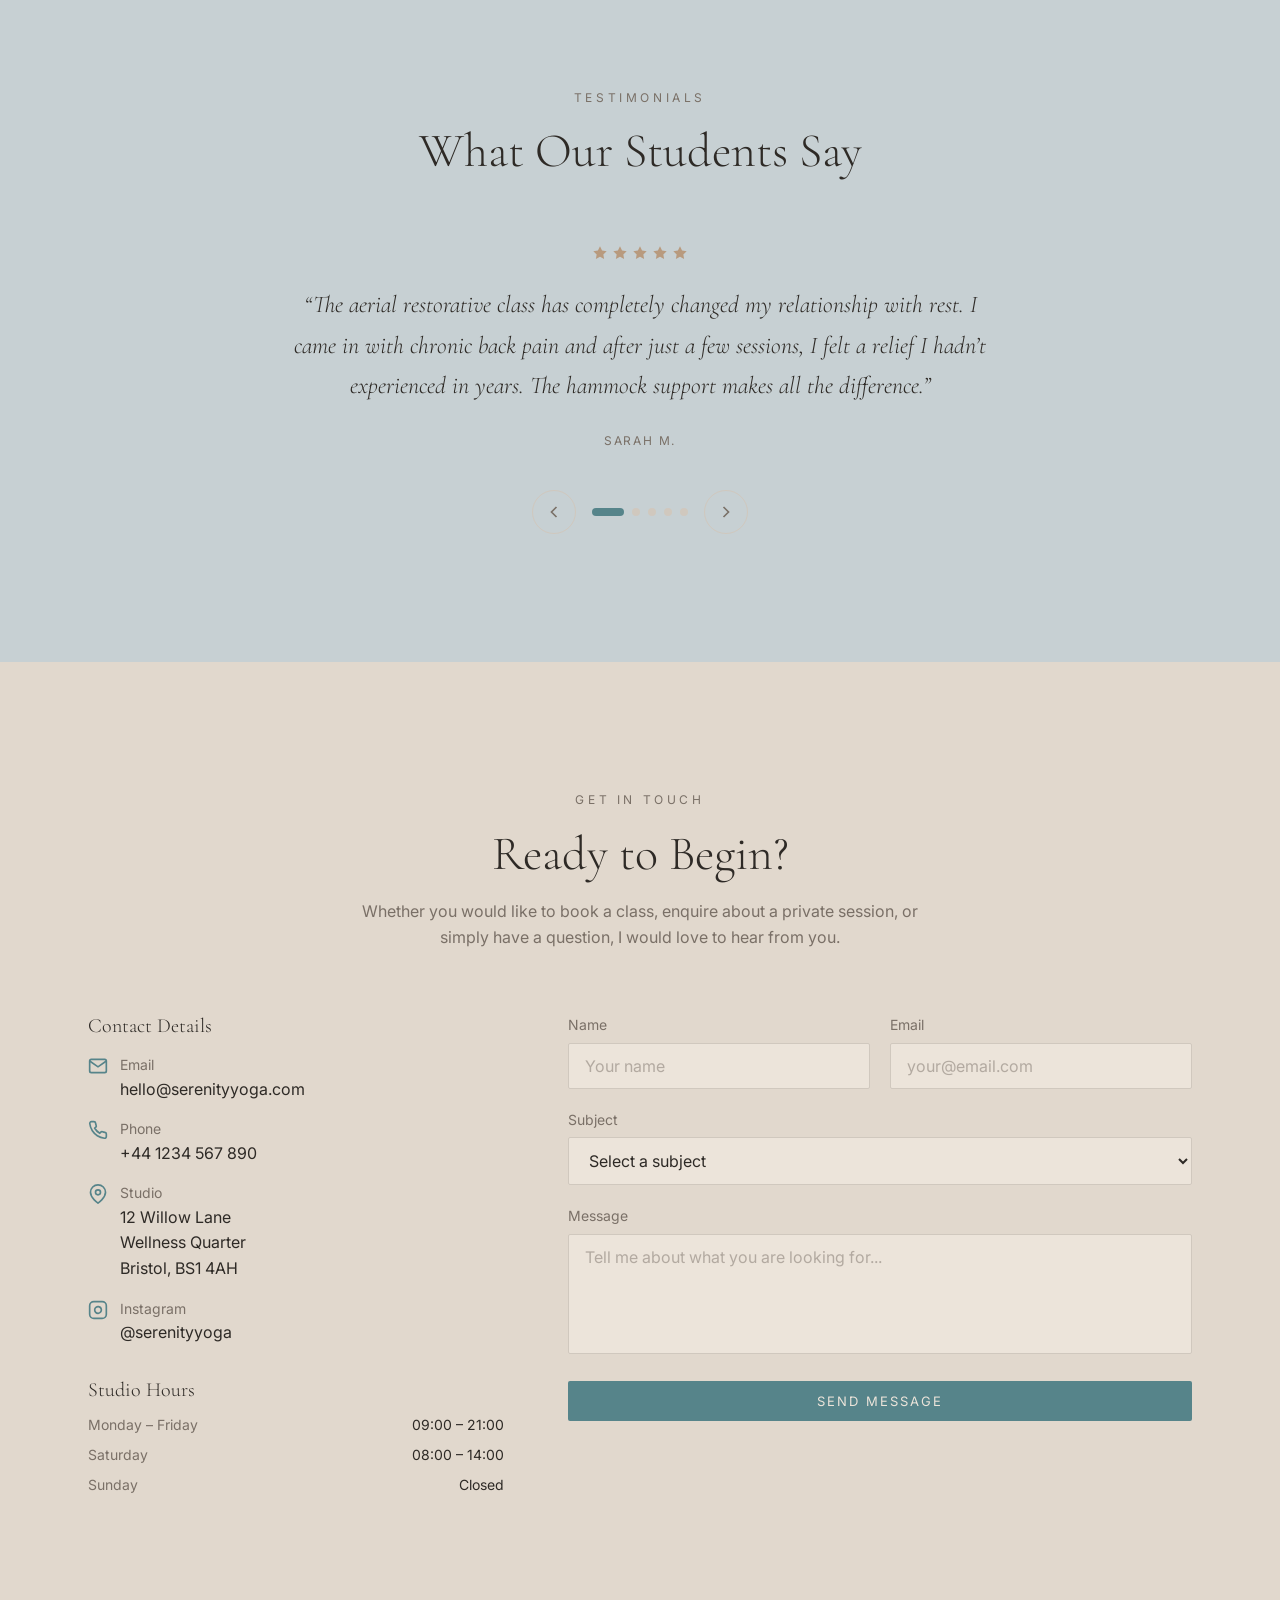
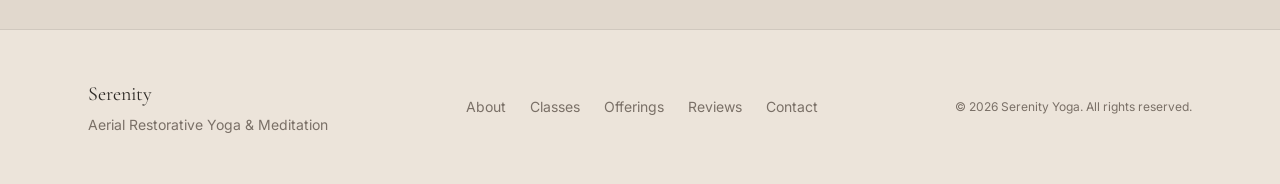
<file: public/index.html>
<!DOCTYPE html>
<html lang="en">
<head>
  <meta charset="UTF-8" />
  <meta name="viewport" content="width=device-width, initial-scale=1.0" />
  <meta name="theme-color" content="#ece4da" />
  <title>Serenity Yoga | Aerial Restorative &amp; Meditation Classes</title>
  <meta name="description" content="Find your balance with aerial restorative yoga and guided meditation classes. Restore your body, calm your mind, and elevate your practice." />

  <!-- Fonts (only external dependency - Google Fonts) -->
  <link rel="preconnect" href="https://fonts.googleapis.com" />
  <link rel="preconnect" href="https://fonts.gstatic.com" crossorigin />
  <link href="https://fonts.googleapis.com/css2?family=Cormorant+Garamond:ital,wght@0,300;0,400;0,500;0,600;0,700;1,300&family=Inter:wght@300;400;500;600&display=swap" rel="stylesheet" />

  <link rel="stylesheet" href="styles.css" />
</head>
<body>

  <!-- ========== NAVBAR ========== -->
  <nav class="navbar" aria-label="Main navigation">
    <div class="navbar__inner">
      <a href="#" class="navbar__logo">Serenity</a>

      <ul class="navbar__links">
        <li><a href="#about" class="navbar__link">About</a></li>
        <li><a href="#classes" class="navbar__link">Classes</a></li>
        <li><a href="#offerings" class="navbar__link">Offerings</a></li>
        <li><a href="#reviews" class="navbar__link">Reviews</a></li>
        <li><a href="#contact" class="navbar__link">Contact</a></li>
      </ul>

      <a href="#contact" class="btn btn--primary navbar__cta">Book a Class</a>

      <button id="nav-toggle" class="navbar__toggle" aria-label="Open menu" aria-expanded="false">
        <svg id="icon-menu" xmlns="http://www.w3.org/2000/svg" fill="none" viewBox="0 0 24 24" stroke="currentColor" stroke-width="2"><path stroke-linecap="round" stroke-linejoin="round" d="M4 6h16M4 12h16M4 18h16"/></svg>
        <svg id="icon-close" xmlns="http://www.w3.org/2000/svg" fill="none" viewBox="0 0 24 24" stroke="currentColor" stroke-width="2" style="display:none"><path stroke-linecap="round" stroke-linejoin="round" d="M6 18L18 6M6 6l12 12"/></svg>
      </button>
    </div>

    <div id="nav-mobile" class="navbar__mobile">
      <a href="#about" class="navbar__link">About</a>
      <a href="#classes" class="navbar__link">Classes</a>
      <a href="#offerings" class="navbar__link">Offerings</a>
      <a href="#reviews" class="navbar__link">Reviews</a>
      <a href="#contact" class="navbar__link">Contact</a>
      <a href="#contact" class="btn btn--primary" style="text-align:center">Book a Class</a>
    </div>
  </nav>


  <main>

    <!-- ========== HERO ========== -->
    <section class="hero">
      <img class="hero__img" src="images/hero-aerial.jpg" alt="Aerial restorative yoga in a sunlit studio" />
      <div class="hero__overlay"></div>
      <div class="hero__content">
        <p class="hero__label">Aerial Restorative &amp; Meditation</p>
        <h1 class="hero__title">Restore Your Body, Elevate Your Spirit</h1>
        <p class="hero__desc">Discover the art of supported surrender through aerial restorative yoga and guided meditation. A practice where gravity does the work and you simply let go.</p>
        <div class="hero__actions">
          <a href="#classes" class="btn btn--primary">View Schedule</a>
          <a href="#about" class="btn btn--ghost">Learn More</a>
        </div>
      </div>
    </section>


    <!-- ========== INTRO ========== -->
    <section class="intro">
      <div class="container container--narrow" style="text-align:center">
        <p class="section-label">Our Philosophy</p>
        <h2 class="section-title">Where Stillness Meets Support</h2>
        <div class="intro__body">
          <p>Our classes blend the gentle support of aerial hammocks with the deep rest of restorative yoga and the clarity of guided meditation. Each session is designed to help you release tension, quiet the mind, and reconnect with your body.</p>
          <p>Whether you are new to yoga or a seasoned practitioner, our approach meets you exactly where you are. No flexibility required, no experience necessary &mdash; just a willingness to slow down and breathe.</p>
        </div>
      </div>
    </section>


    <!-- ========== ABOUT ========== -->
    <section id="about" class="about">
      <div class="container">
        <div class="about__grid">
          <div class="about__img-wrap">
            <img src="images/instructor.jpg" alt="Yoga instructor in a peaceful studio" />
          </div>
          <div>
            <p class="section-label">Meet Your Teacher</p>
            <h2 class="section-title" style="font-size:clamp(1.875rem,3.5vw,2.5rem)">A Journey Rooted in Rest &amp; Renewal</h2>
            <div class="about__body" style="margin-top:1.5rem">
              <p>With over a decade of practice and teaching, I discovered that the most transformative moments in yoga happen not in striving, but in surrendering. That insight led me to specialise in aerial restorative yoga and meditation.</p>
              <p>After training in Bali, India, and across Europe, I developed a unique approach that combines the decompressive benefits of aerial hammocks with the deep stillness of restorative postures and mindful meditation.</p>
              <p>My mission is simple: to create a space where you feel safe enough to truly let go. Every class is an invitation to rest, restore, and remember what it feels like to be at peace.</p>
            </div>
            <div class="about__stats">
              <div>
                <p class="about__stat-number">10+</p>
                <p class="about__stat-label">Years Teaching</p>
              </div>
              <div>
                <p class="about__stat-number">500+</p>
                <p class="about__stat-label">Hours Certified</p>
              </div>
              <div>
                <p class="about__stat-number">2000+</p>
                <p class="about__stat-label">Students Guided</p>
              </div>
            </div>
          </div>
        </div>
      </div>
    </section>


    <!-- ========== CLASSES ========== -->
    <section id="classes" class="classes">
      <div class="container">
        <div class="classes__header">
          <p class="section-label">Weekly Schedule</p>
          <h2 class="section-title">Upcoming Public Classes</h2>
          <p class="classes__desc">All classes are open for public booking. Reserve your spot to guarantee your place and your hammock.</p>
        </div>

        <div class="classes__list">

          <!-- Monday -->
          <div class="class-card">
            <div class="class-card__schedule">
              <p class="class-card__day">Monday</p>
              <p class="class-card__time">18:30 &ndash; 20:00</p>
            </div>
            <div class="class-card__content">
              <h3 class="class-card__title">Aerial Restorative Flow</h3>
              <p class="class-card__desc">Gentle supported postures using the aerial hammock, designed to decompress the spine and release deep tension.</p>
            </div>
            <div class="class-card__meta">
              <span class="class-card__meta-item">
                <svg xmlns="http://www.w3.org/2000/svg" fill="none" viewBox="0 0 24 24" stroke="currentColor" stroke-width="2"><circle cx="12" cy="12" r="10"/><polyline points="12 6 12 12 16 14"/></svg>
                90 min
              </span>
              <span class="class-card__meta-item">
                <svg xmlns="http://www.w3.org/2000/svg" fill="none" viewBox="0 0 24 24" stroke="currentColor" stroke-width="2"><path d="M17 21v-2a4 4 0 0 0-4-4H5a4 4 0 0 0-4 4v2"/><circle cx="9" cy="7" r="4"/><path d="M23 21v-2a4 4 0 0 0-3-3.87"/><path d="M16 3.13a4 4 0 0 1 0 7.75"/></svg>
                8 spots
              </span>
              <span class="class-card__meta-item">
                <svg xmlns="http://www.w3.org/2000/svg" fill="none" viewBox="0 0 24 24" stroke="currentColor" stroke-width="2"><path d="M21 10c0 7-9 13-9 13s-9-6-9-13a9 9 0 0 1 18 0z"/><circle cx="12" cy="10" r="3"/></svg>
                Main Studio
              </span>
            </div>
            <a href="#contact" class="btn btn--outline class-card__action">Reserve</a>
          </div>

          <!-- Wednesday -->
          <div class="class-card">
            <div class="class-card__schedule">
              <p class="class-card__day">Wednesday</p>
              <p class="class-card__time">10:00 &ndash; 11:30</p>
            </div>
            <div class="class-card__content">
              <h3 class="class-card__title">Restorative Yoga &amp; Meditation</h3>
              <p class="class-card__desc">A floor-based practice with bolsters, blankets, and guided meditation to calm the nervous system and restore balance.</p>
            </div>
            <div class="class-card__meta">
              <span class="class-card__meta-item">
                <svg xmlns="http://www.w3.org/2000/svg" fill="none" viewBox="0 0 24 24" stroke="currentColor" stroke-width="2"><circle cx="12" cy="12" r="10"/><polyline points="12 6 12 12 16 14"/></svg>
                90 min
              </span>
              <span class="class-card__meta-item">
                <svg xmlns="http://www.w3.org/2000/svg" fill="none" viewBox="0 0 24 24" stroke="currentColor" stroke-width="2"><path d="M17 21v-2a4 4 0 0 0-4-4H5a4 4 0 0 0-4 4v2"/><circle cx="9" cy="7" r="4"/><path d="M23 21v-2a4 4 0 0 0-3-3.87"/><path d="M16 3.13a4 4 0 0 1 0 7.75"/></svg>
                12 spots
              </span>
              <span class="class-card__meta-item">
                <svg xmlns="http://www.w3.org/2000/svg" fill="none" viewBox="0 0 24 24" stroke="currentColor" stroke-width="2"><path d="M21 10c0 7-9 13-9 13s-9-6-9-13a9 9 0 0 1 18 0z"/><circle cx="12" cy="10" r="3"/></svg>
                Main Studio
              </span>
            </div>
            <a href="#contact" class="btn btn--outline class-card__action">Reserve</a>
          </div>

          <!-- Thursday -->
          <div class="class-card">
            <div class="class-card__schedule">
              <p class="class-card__day">Thursday</p>
              <p class="class-card__time">19:00 &ndash; 20:30</p>
            </div>
            <div class="class-card__content">
              <h3 class="class-card__title">Aerial Restorative Deep Rest</h3>
              <p class="class-card__desc">An extended aerial session focused on longer holds and deep surrender, finishing with a guided yoga nidra meditation.</p>
            </div>
            <div class="class-card__meta">
              <span class="class-card__meta-item">
                <svg xmlns="http://www.w3.org/2000/svg" fill="none" viewBox="0 0 24 24" stroke="currentColor" stroke-width="2"><circle cx="12" cy="12" r="10"/><polyline points="12 6 12 12 16 14"/></svg>
                90 min
              </span>
              <span class="class-card__meta-item">
                <svg xmlns="http://www.w3.org/2000/svg" fill="none" viewBox="0 0 24 24" stroke="currentColor" stroke-width="2"><path d="M17 21v-2a4 4 0 0 0-4-4H5a4 4 0 0 0-4 4v2"/><circle cx="9" cy="7" r="4"/><path d="M23 21v-2a4 4 0 0 0-3-3.87"/><path d="M16 3.13a4 4 0 0 1 0 7.75"/></svg>
                8 spots
              </span>
              <span class="class-card__meta-item">
                <svg xmlns="http://www.w3.org/2000/svg" fill="none" viewBox="0 0 24 24" stroke="currentColor" stroke-width="2"><path d="M21 10c0 7-9 13-9 13s-9-6-9-13a9 9 0 0 1 18 0z"/><circle cx="12" cy="10" r="3"/></svg>
                Main Studio
              </span>
            </div>
            <a href="#contact" class="btn btn--outline class-card__action">Reserve</a>
          </div>

          <!-- Saturday -->
          <div class="class-card">
            <div class="class-card__schedule">
              <p class="class-card__day">Saturday</p>
              <p class="class-card__time">09:30 &ndash; 11:00</p>
            </div>
            <div class="class-card__content">
              <h3 class="class-card__title">Weekend Restorative &amp; Breath</h3>
              <p class="class-card__desc">Start your weekend with gentle restorative postures, breathwork, and a soothing guided meditation.</p>
            </div>
            <div class="class-card__meta">
              <span class="class-card__meta-item">
                <svg xmlns="http://www.w3.org/2000/svg" fill="none" viewBox="0 0 24 24" stroke="currentColor" stroke-width="2"><circle cx="12" cy="12" r="10"/><polyline points="12 6 12 12 16 14"/></svg>
                90 min
              </span>
              <span class="class-card__meta-item">
                <svg xmlns="http://www.w3.org/2000/svg" fill="none" viewBox="0 0 24 24" stroke="currentColor" stroke-width="2"><path d="M17 21v-2a4 4 0 0 0-4-4H5a4 4 0 0 0-4 4v2"/><circle cx="9" cy="7" r="4"/><path d="M23 21v-2a4 4 0 0 0-3-3.87"/><path d="M16 3.13a4 4 0 0 1 0 7.75"/></svg>
                12 spots
              </span>
              <span class="class-card__meta-item">
                <svg xmlns="http://www.w3.org/2000/svg" fill="none" viewBox="0 0 24 24" stroke="currentColor" stroke-width="2"><path d="M21 10c0 7-9 13-9 13s-9-6-9-13a9 9 0 0 1 18 0z"/><circle cx="12" cy="10" r="3"/></svg>
                Main Studio
              </span>
            </div>
            <a href="#contact" class="btn btn--outline class-card__action">Reserve</a>
          </div>

        </div>
      </div>
    </section>


    <!-- ========== OFFERINGS ========== -->
    <section id="offerings" class="offerings">
      <div class="container">
        <div class="offerings__header">
          <p class="section-label">What We Offer</p>
          <h2 class="section-title">Our Offerings</h2>
        </div>

        <div class="offerings__grid">

          <div class="offering-card">
            <svg class="offering-card__icon" xmlns="http://www.w3.org/2000/svg" fill="none" viewBox="0 0 24 24" stroke="currentColor" stroke-width="1.5"><path d="M20.24 12.24a6 6 0 0 0-8.49-8.49L5 10.5V19h8.5z"/><line x1="16" y1="8" x2="2" y2="22"/><line x1="17.5" y1="15" x2="9" y2="15"/></svg>
            <h3 class="offering-card__title">Aerial Restorative Yoga</h3>
            <p class="offering-card__desc">Experience the unique sensation of being cradled in a silk hammock while your body releases tension through supported, gravity-assisted postures. Perfect for decompressing the spine, opening the hips, and calming the nervous system.</p>
            <ul class="offering-card__features">
              <li class="offering-card__feature">Spinal decompression</li>
              <li class="offering-card__feature">Deep hip opening</li>
              <li class="offering-card__feature">Nervous system regulation</li>
              <li class="offering-card__feature">Full body support</li>
            </ul>
          </div>

          <div class="offering-card">
            <svg class="offering-card__icon" xmlns="http://www.w3.org/2000/svg" fill="none" viewBox="0 0 24 24" stroke="currentColor" stroke-width="1.5"><path d="M11 20A7 7 0 0 1 9.8 6.9C15.5 4.9 17 3.5 17 3.5s1.5 2.5 2 6c.5 3.5-1 7-4 8.5-1 .5-2.5 1-4 2z"/><path d="M11 20a7 7 0 0 0 1.2-13.1"/></svg>
            <h3 class="offering-card__title">Restorative Yoga</h3>
            <p class="offering-card__desc">Settle into deeply supported floor-based postures using bolsters, blankets, and blocks. Each pose is held for extended periods, allowing your body to soften and your mind to quieten. Includes guided meditation to close each session.</p>
            <ul class="offering-card__features">
              <li class="offering-card__feature">Extended supported holds</li>
              <li class="offering-card__feature">Prop-supported comfort</li>
              <li class="offering-card__feature">Guided meditation</li>
              <li class="offering-card__feature">Stress release</li>
            </ul>
          </div>

          <div class="offering-card">
            <svg class="offering-card__icon" xmlns="http://www.w3.org/2000/svg" fill="none" viewBox="0 0 24 24" stroke="currentColor" stroke-width="1.5"><circle cx="12" cy="12" r="5"/><line x1="12" y1="1" x2="12" y2="3"/><line x1="12" y1="21" x2="12" y2="23"/><line x1="4.22" y1="4.22" x2="5.64" y2="5.64"/><line x1="18.36" y1="18.36" x2="19.78" y2="19.78"/><line x1="1" y1="12" x2="3" y2="12"/><line x1="21" y1="12" x2="23" y2="12"/><line x1="4.22" y1="19.78" x2="5.64" y2="18.36"/><line x1="18.36" y1="5.64" x2="19.78" y2="4.22"/></svg>
            <h3 class="offering-card__title">Private Sessions &amp; Workshops</h3>
            <p class="offering-card__desc">Tailored one-on-one sessions or small group workshops designed around your specific needs. Whether you are recovering from injury, managing stress, or deepening your practice, these sessions offer personalised attention and care.</p>
            <ul class="offering-card__features">
              <li class="offering-card__feature">Personalised approach</li>
              <li class="offering-card__feature">Injury-sensitive options</li>
              <li class="offering-card__feature">Small group workshops</li>
              <li class="offering-card__feature">Corporate wellness</li>
            </ul>
          </div>

        </div>

        <div class="offerings__image">
          <img src="images/restorative.jpg" alt="Restorative yoga class in a peaceful candlelit studio" />
        </div>
      </div>
    </section>


    <!-- ========== REVIEWS ========== -->
    <section id="reviews" class="reviews">
      <div class="container container--narrow">
        <p class="section-label">Testimonials</p>
        <h2 class="section-title">What Our Students Say</h2>

        <div class="reviews__carousel">
          <div class="reviews__stars">
            <svg xmlns="http://www.w3.org/2000/svg" viewBox="0 0 24 24"><polygon points="12 2 15.09 8.26 22 9.27 17 14.14 18.18 21.02 12 17.77 5.82 21.02 7 14.14 2 9.27 8.91 8.26 12 2"/></svg>
            <svg xmlns="http://www.w3.org/2000/svg" viewBox="0 0 24 24"><polygon points="12 2 15.09 8.26 22 9.27 17 14.14 18.18 21.02 12 17.77 5.82 21.02 7 14.14 2 9.27 8.91 8.26 12 2"/></svg>
            <svg xmlns="http://www.w3.org/2000/svg" viewBox="0 0 24 24"><polygon points="12 2 15.09 8.26 22 9.27 17 14.14 18.18 21.02 12 17.77 5.82 21.02 7 14.14 2 9.27 8.91 8.26 12 2"/></svg>
            <svg xmlns="http://www.w3.org/2000/svg" viewBox="0 0 24 24"><polygon points="12 2 15.09 8.26 22 9.27 17 14.14 18.18 21.02 12 17.77 5.82 21.02 7 14.14 2 9.27 8.91 8.26 12 2"/></svg>
            <svg xmlns="http://www.w3.org/2000/svg" viewBox="0 0 24 24"><polygon points="12 2 15.09 8.26 22 9.27 17 14.14 18.18 21.02 12 17.77 5.82 21.02 7 14.14 2 9.27 8.91 8.26 12 2"/></svg>
          </div>

          <blockquote class="reviews__quote" id="review-quote">&ldquo;The aerial restorative class has completely changed my relationship with rest. I came in with chronic back pain and after just a few sessions, I felt a relief I hadn&rsquo;t experienced in years. The hammock support makes all the difference.&rdquo;</blockquote>

          <p class="reviews__name" id="review-name">Sarah M.</p>

          <div class="reviews__controls">
            <button id="review-prev" class="reviews__arrow" aria-label="Previous review">
              <svg xmlns="http://www.w3.org/2000/svg" fill="none" viewBox="0 0 24 24" stroke="currentColor" stroke-width="2"><polyline points="15 18 9 12 15 6"/></svg>
            </button>
            <div class="reviews__dots">
              <button class="reviews__dot is-active" aria-label="Go to review 1"></button>
              <button class="reviews__dot" aria-label="Go to review 2"></button>
              <button class="reviews__dot" aria-label="Go to review 3"></button>
              <button class="reviews__dot" aria-label="Go to review 4"></button>
              <button class="reviews__dot" aria-label="Go to review 5"></button>
            </div>
            <button id="review-next" class="reviews__arrow" aria-label="Next review">
              <svg xmlns="http://www.w3.org/2000/svg" fill="none" viewBox="0 0 24 24" stroke="currentColor" stroke-width="2"><polyline points="9 18 15 12 9 6"/></svg>
            </button>
          </div>
        </div>
      </div>
    </section>


    <!-- ========== CONTACT ========== -->
    <section id="contact" class="contact">
      <div class="container">
        <div class="contact__header">
          <p class="section-label">Get in Touch</p>
          <h2 class="section-title">Ready to Begin?</h2>
          <p class="contact__desc">Whether you would like to book a class, enquire about a private session, or simply have a question, I would love to hear from you.</p>
        </div>

        <div class="contact__grid">

          <!-- Left: Details -->
          <div class="contact__details">
            <h3>Contact Details</h3>
            <ul class="contact__list">
              <li class="contact__item">
                <svg xmlns="http://www.w3.org/2000/svg" fill="none" viewBox="0 0 24 24" stroke="currentColor" stroke-width="2"><path d="M4 4h16c1.1 0 2 .9 2 2v12c0 1.1-.9 2-2 2H4c-1.1 0-2-.9-2-2V6c0-1.1.9-2 2-2z"/><polyline points="22,6 12,13 2,6"/></svg>
                <div>
                  <p class="contact__item-label">Email</p>
                  <p class="contact__item-value"><a href="mailto:hello@serenityyoga.com">hello@serenityyoga.com</a></p>
                </div>
              </li>
              <li class="contact__item">
                <svg xmlns="http://www.w3.org/2000/svg" fill="none" viewBox="0 0 24 24" stroke="currentColor" stroke-width="2"><path d="M22 16.92v3a2 2 0 0 1-2.18 2 19.79 19.79 0 0 1-8.63-3.07 19.5 19.5 0 0 1-6-6 19.79 19.79 0 0 1-3.07-8.67A2 2 0 0 1 4.11 2h3a2 2 0 0 1 2 1.72 12.84 12.84 0 0 0 .7 2.81 2 2 0 0 1-.45 2.11L8.09 9.91a16 16 0 0 0 6 6l1.27-1.27a2 2 0 0 1 2.11-.45 12.84 12.84 0 0 0 2.81.7A2 2 0 0 1 22 16.92z"/></svg>
                <div>
                  <p class="contact__item-label">Phone</p>
                  <p class="contact__item-value"><a href="tel:+441234567890">+44 1234 567 890</a></p>
                </div>
              </li>
              <li class="contact__item">
                <svg xmlns="http://www.w3.org/2000/svg" fill="none" viewBox="0 0 24 24" stroke="currentColor" stroke-width="2"><path d="M21 10c0 7-9 13-9 13s-9-6-9-13a9 9 0 0 1 18 0z"/><circle cx="12" cy="10" r="3"/></svg>
                <div>
                  <p class="contact__item-label">Studio</p>
                  <p class="contact__item-value">12 Willow Lane<br>Wellness Quarter<br>Bristol, BS1 4AH</p>
                </div>
              </li>
              <li class="contact__item">
                <svg xmlns="http://www.w3.org/2000/svg" fill="none" viewBox="0 0 24 24" stroke="currentColor" stroke-width="2"><rect x="2" y="2" width="20" height="20" rx="5" ry="5"/><path d="M16 11.37A4 4 0 1 1 12.63 8 4 4 0 0 1 16 11.37z"/><line x1="17.5" y1="6.5" x2="17.51" y2="6.5"/></svg>
                <div>
                  <p class="contact__item-label">Instagram</p>
                  <p class="contact__item-value"><a href="https://instagram.com/serenityyoga" target="_blank" rel="noopener noreferrer">@serenityyoga</a></p>
                </div>
              </li>
            </ul>

            <div class="contact__hours">
              <h3>Studio Hours</h3>
              <div class="contact__hours-row">
                <span class="contact__hours-day">Monday &ndash; Friday</span>
                <span class="contact__hours-time">09:00 &ndash; 21:00</span>
              </div>
              <div class="contact__hours-row">
                <span class="contact__hours-day">Saturday</span>
                <span class="contact__hours-time">08:00 &ndash; 14:00</span>
              </div>
              <div class="contact__hours-row">
                <span class="contact__hours-day">Sunday</span>
                <span class="contact__hours-time">Closed</span>
              </div>
            </div>
          </div>

          <!-- Right: Form -->
          <div id="contact-form">
            <form id="contact-form-el" class="form">
              <div class="form__row">
                <div class="form__group">
                  <label for="name">Name</label>
                  <input id="name" type="text" required class="form__input" placeholder="Your name" />
                </div>
                <div class="form__group">
                  <label for="email">Email</label>
                  <input id="email" type="email" required class="form__input" placeholder="your@email.com" />
                </div>
              </div>
              <div class="form__group">
                <label for="subject">Subject</label>
                <select id="subject" required class="form__select">
                  <option value="">Select a subject</option>
                  <option value="book-class">Book a Public Class</option>
                  <option value="private-session">Private Session Enquiry</option>
                  <option value="workshop">Workshop Information</option>
                  <option value="corporate">Corporate Wellness</option>
                  <option value="general">General Enquiry</option>
                </select>
              </div>
              <div class="form__group">
                <label for="message">Message</label>
                <textarea id="message" required class="form__textarea" placeholder="Tell me about what you are looking for..."></textarea>
              </div>
              <button type="submit" class="btn btn--primary">Send Message</button>
            </form>

            <div id="contact-success" class="form__success" style="display:none">
              <div class="form__success-icon">
                <svg xmlns="http://www.w3.org/2000/svg" fill="none" viewBox="0 0 24 24" stroke="currentColor" stroke-width="2"><line x1="22" y1="2" x2="11" y2="13"/><polygon points="22 2 15 22 11 13 2 9 22 2"/></svg>
              </div>
              <h3>Message Sent</h3>
              <p>Thank you for reaching out. I will get back to you within 24 hours.</p>
              <button id="contact-reset">Send another message</button>
            </div>
          </div>

        </div>
      </div>
    </section>

  </main>


  <!-- ========== FOOTER ========== -->
  <footer class="footer">
    <div class="container">
      <div class="footer__inner">
        <div>
          <p class="footer__brand">Serenity</p>
          <p class="footer__tagline">Aerial Restorative Yoga &amp; Meditation</p>
        </div>
        <nav aria-label="Footer navigation">
          <ul class="footer__links">
            <li><a href="#about" class="footer__link">About</a></li>
            <li><a href="#classes" class="footer__link">Classes</a></li>
            <li><a href="#offerings" class="footer__link">Offerings</a></li>
            <li><a href="#reviews" class="footer__link">Reviews</a></li>
            <li><a href="#contact" class="footer__link">Contact</a></li>
          </ul>
        </nav>
        <p class="footer__copy">&copy; 2026 Serenity Yoga. All rights reserved.</p>
      </div>
    </div>
  </footer>

  <script src="script.js"></script>
</body>
</html>
</file>
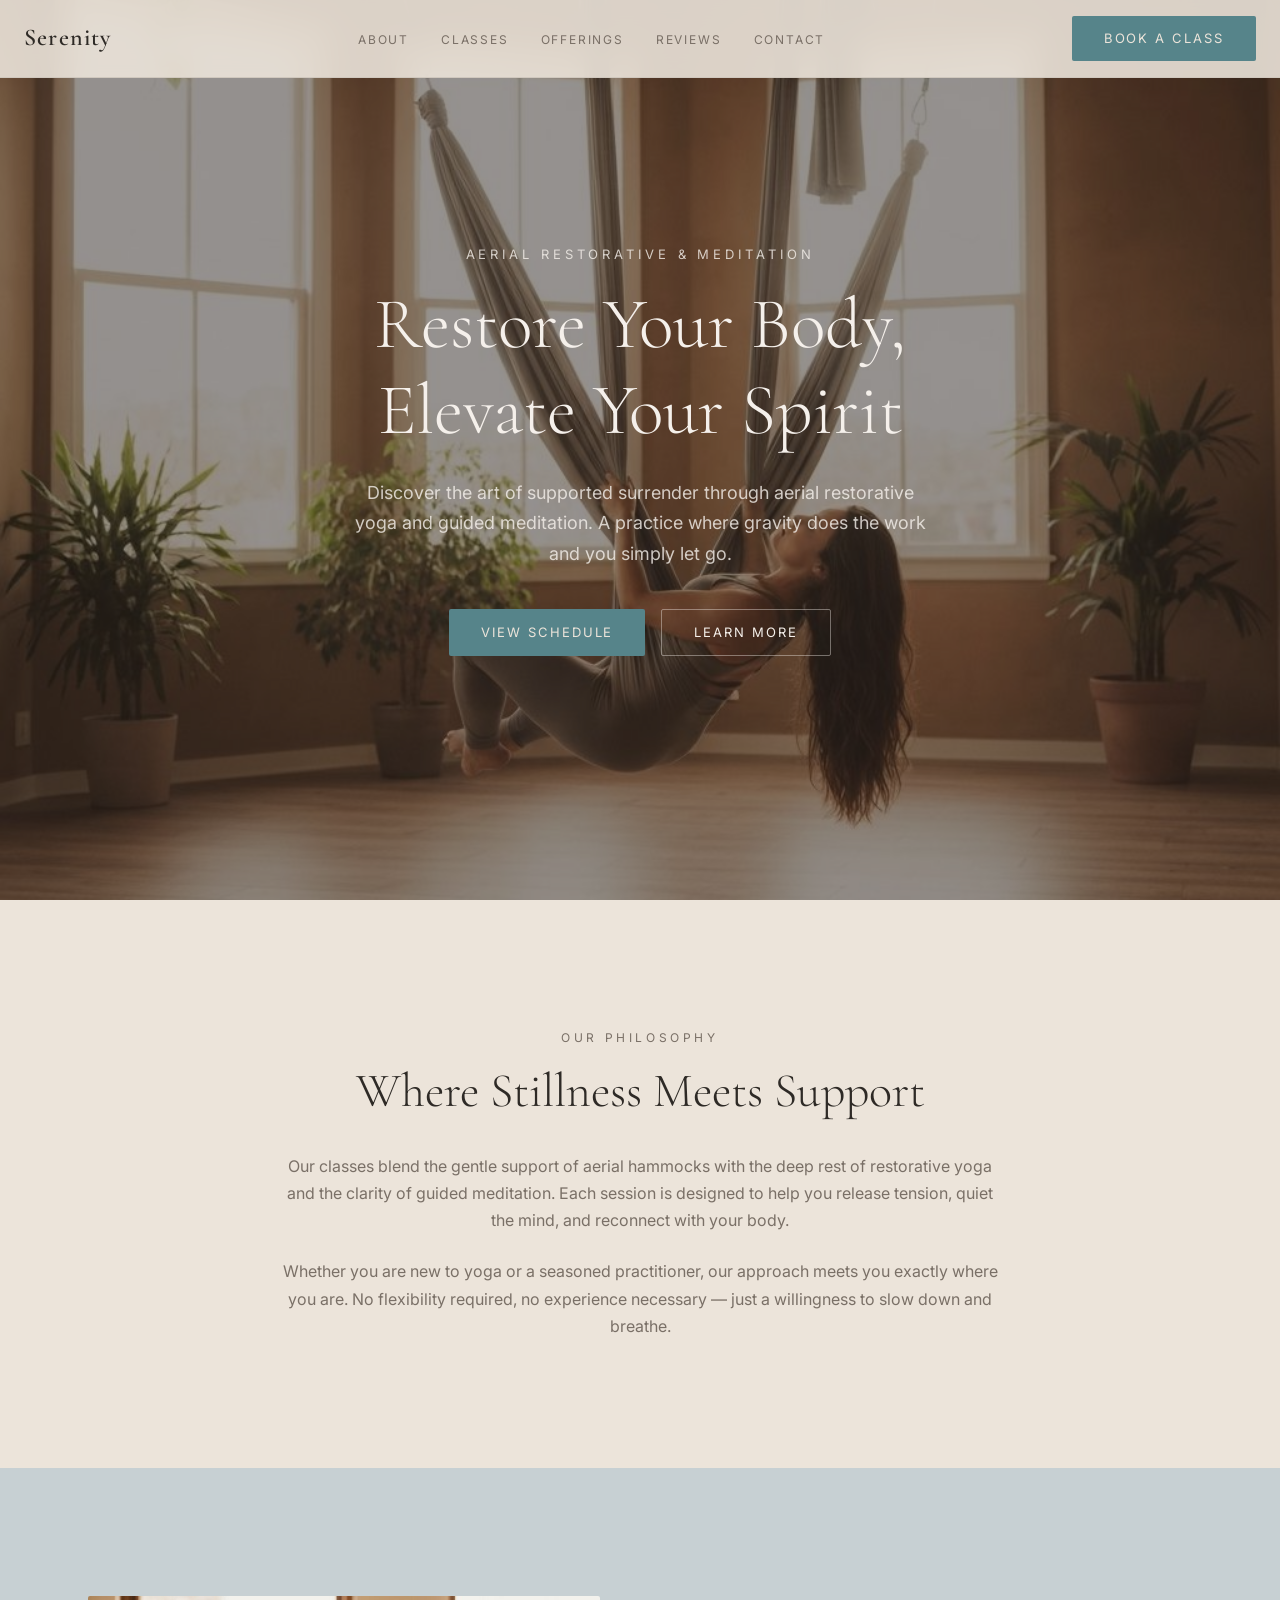
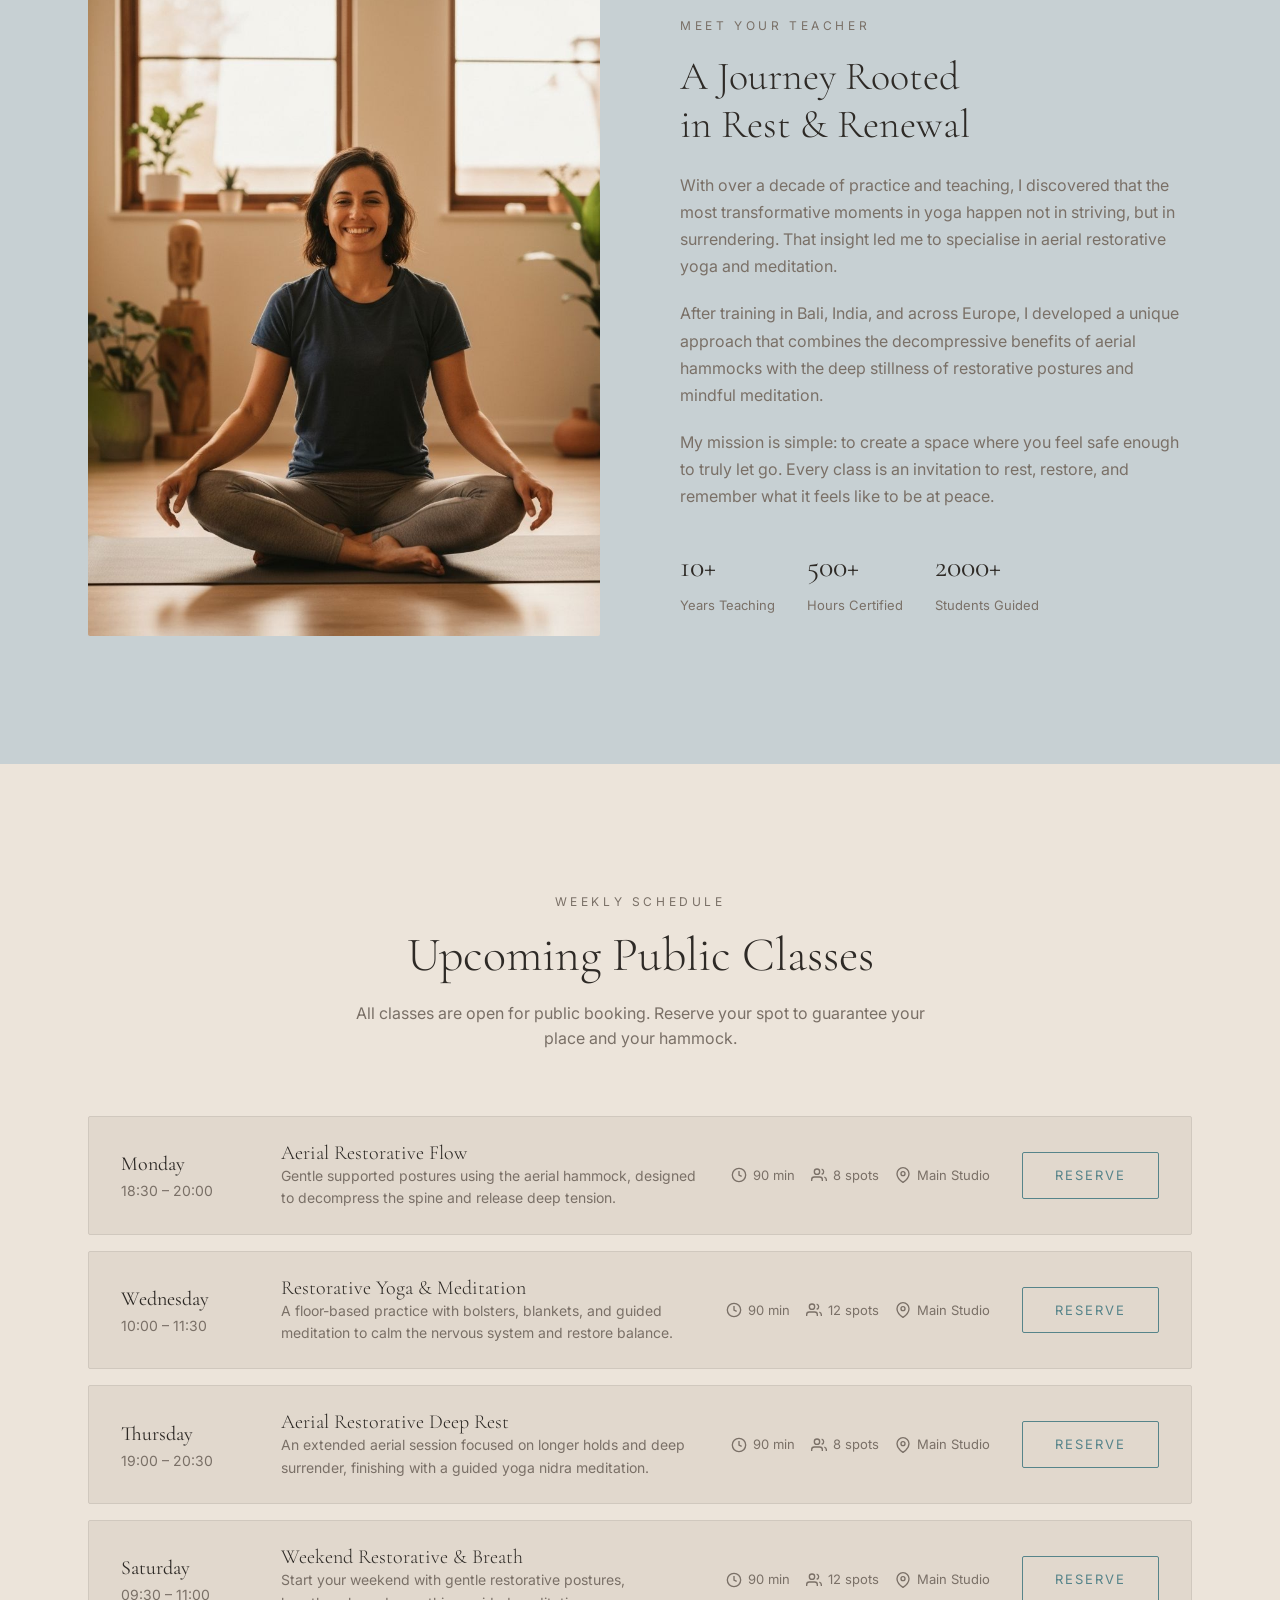
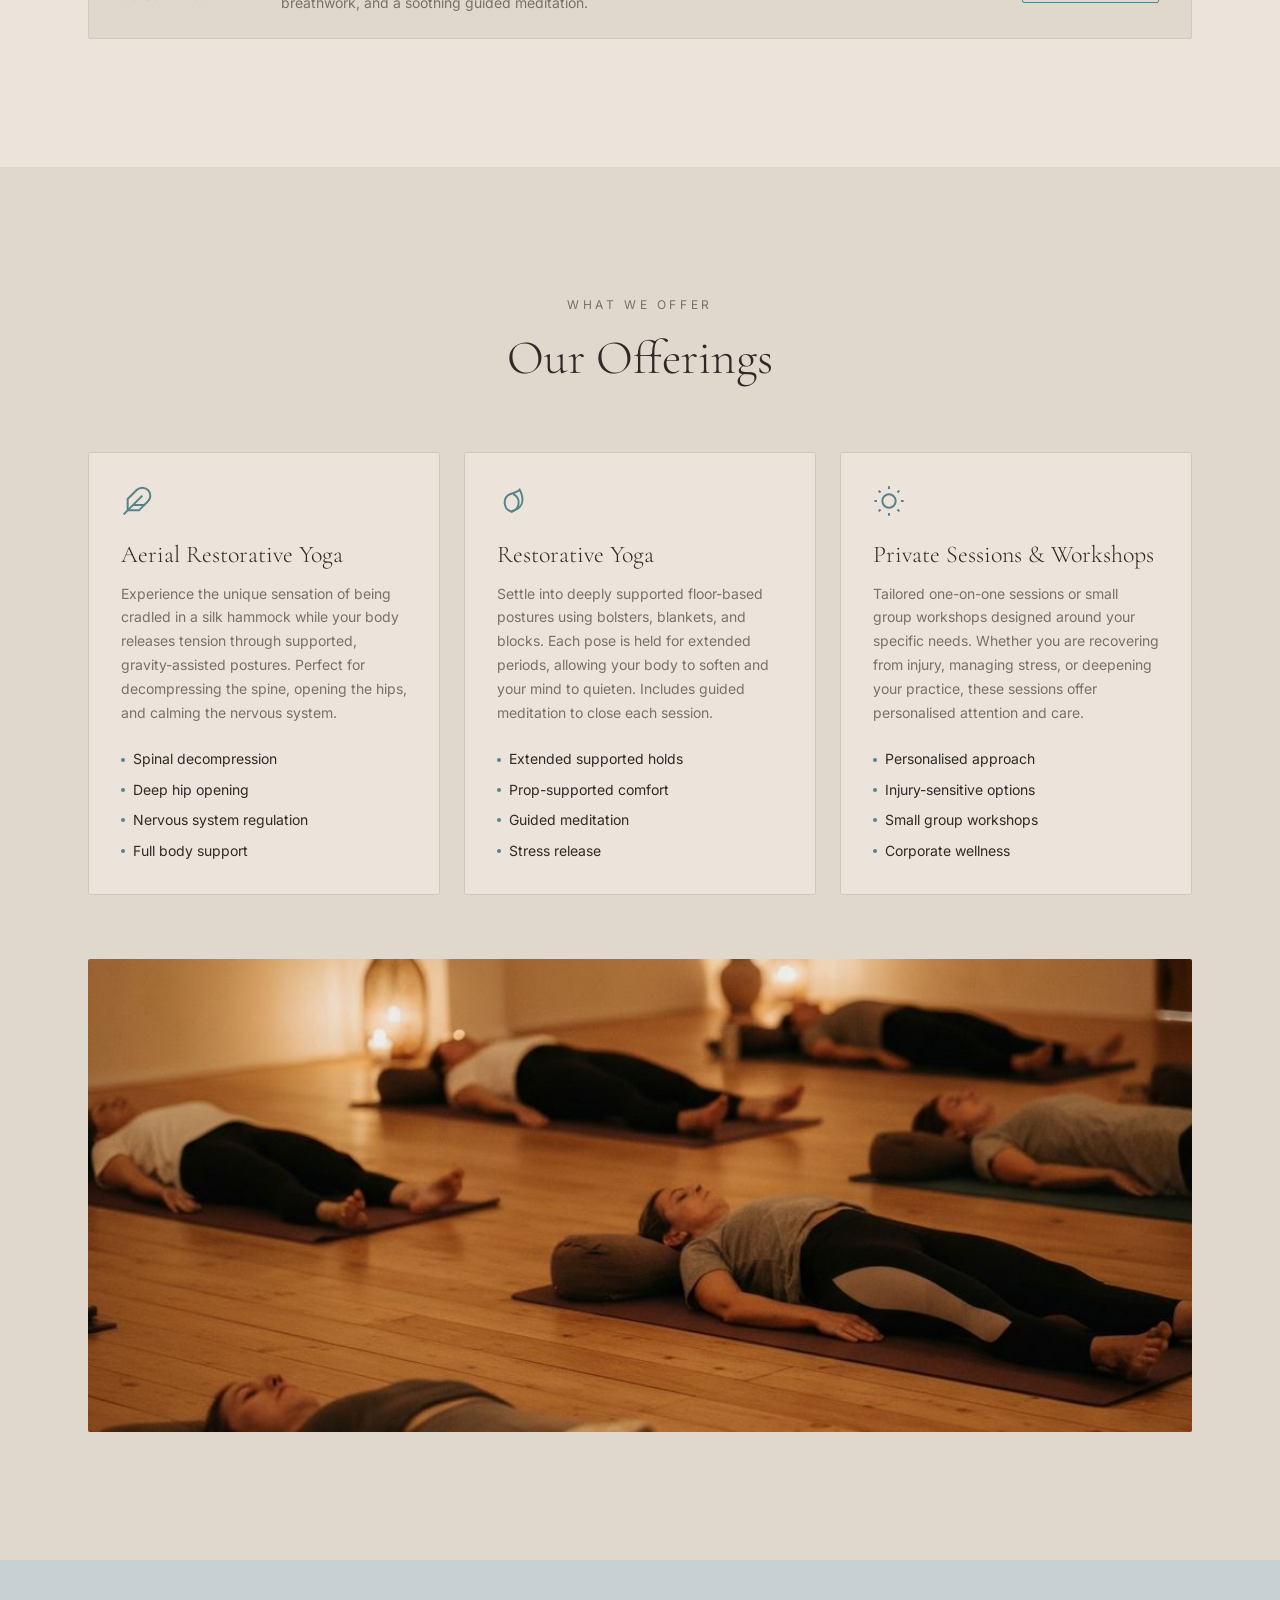
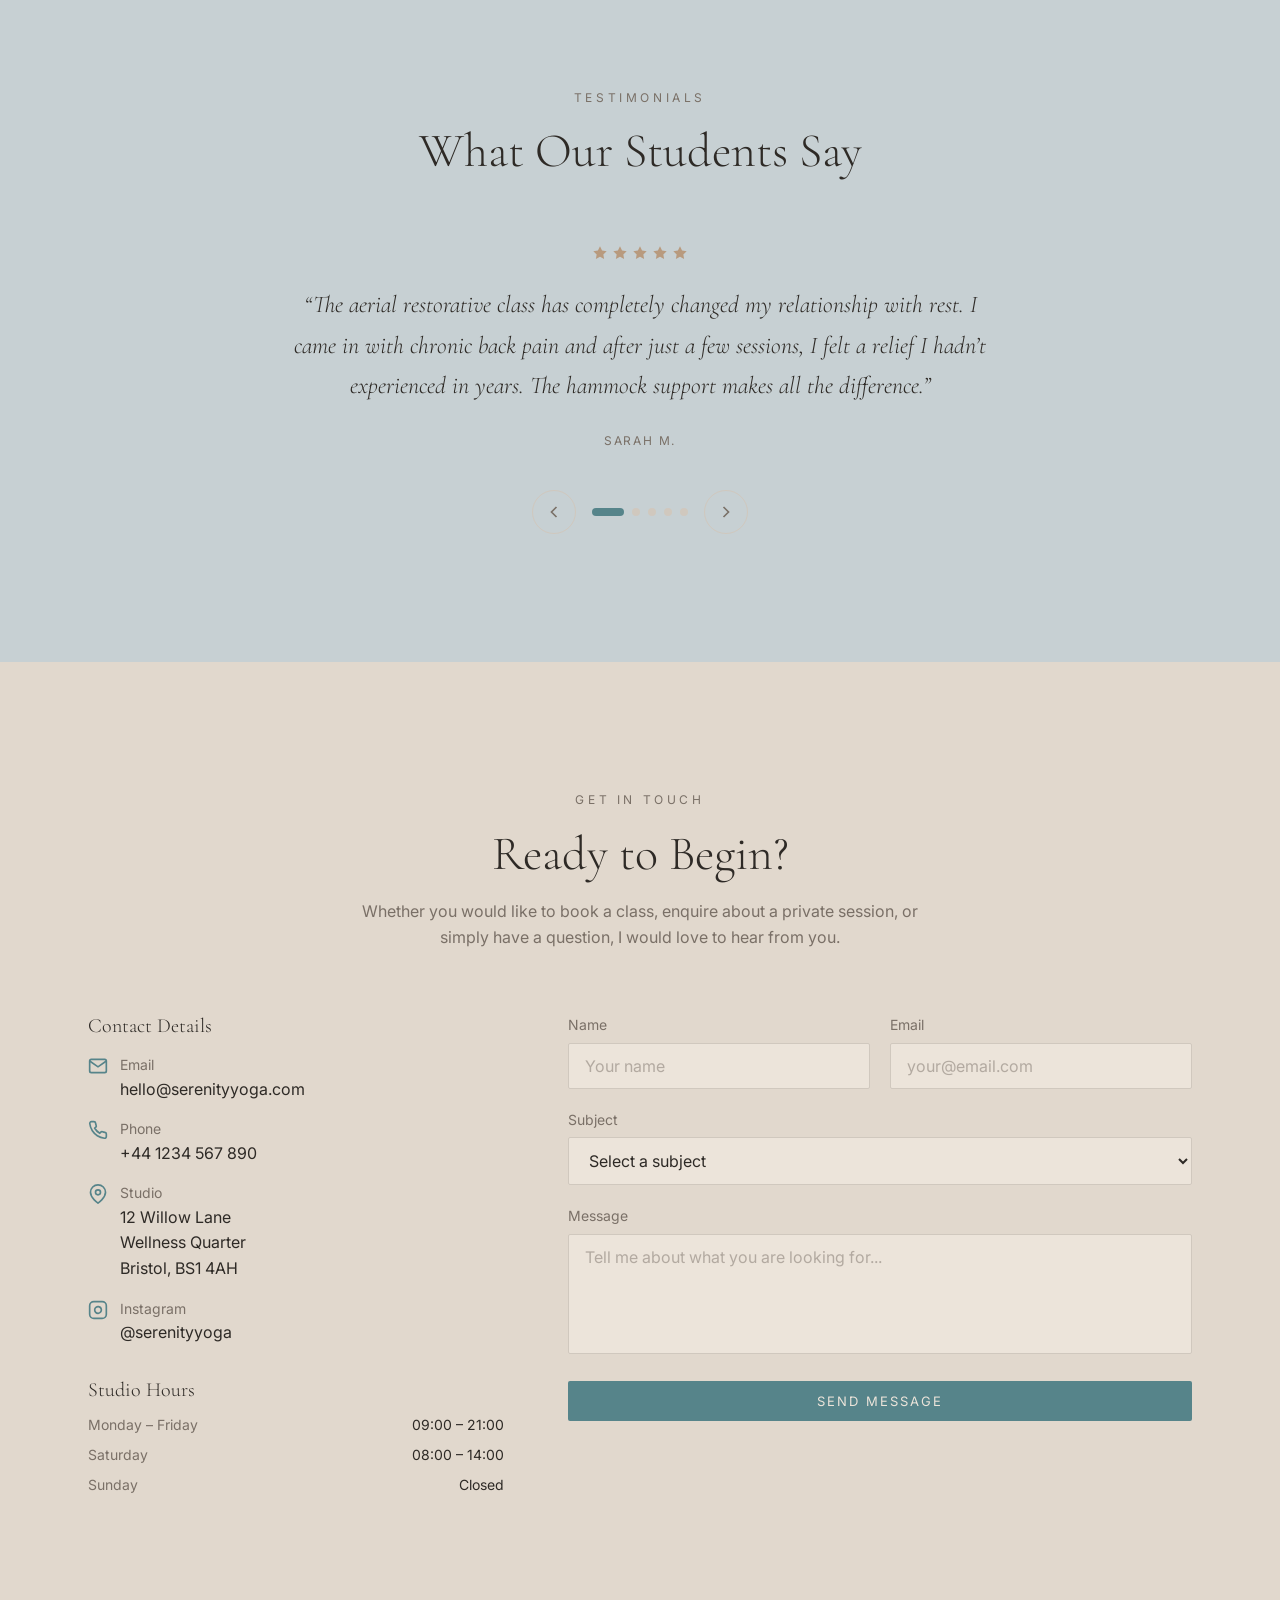
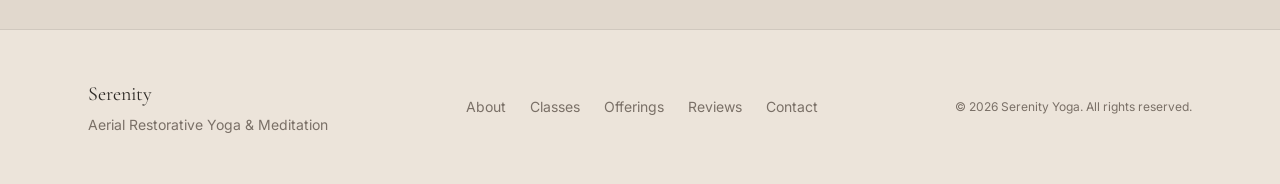
<file: public/site/index.html>
<!DOCTYPE html>
<html lang="en">
<head>
  <meta charset="UTF-8" />
  <meta name="viewport" content="width=device-width, initial-scale=1.0" />
  <meta name="theme-color" content="#ece4da" />
  <title>Serenity Yoga | Aerial Restorative &amp; Meditation Classes</title>
  <meta name="description" content="Find your balance with aerial restorative yoga and guided meditation classes. Restore your body, calm your mind, and elevate your practice." />

  <!-- Fonts (only external dependency - Google Fonts) -->
  <link rel="preconnect" href="https://fonts.googleapis.com" />
  <link rel="preconnect" href="https://fonts.gstatic.com" crossorigin />
  <link href="https://fonts.googleapis.com/css2?family=Cormorant+Garamond:ital,wght@0,300;0,400;0,500;0,600;0,700;1,300&family=Inter:wght@300;400;500;600&display=swap" rel="stylesheet" />

  <link rel="stylesheet" href="styles.css" />
</head>
<body>

  <!-- ========== NAVBAR ========== -->
  <nav class="navbar" aria-label="Main navigation">
    <div class="navbar__inner">
      <a href="#" class="navbar__logo">Serenity</a>

      <ul class="navbar__links">
        <li><a href="#about" class="navbar__link">About</a></li>
        <li><a href="#classes" class="navbar__link">Classes</a></li>
        <li><a href="#offerings" class="navbar__link">Offerings</a></li>
        <li><a href="#reviews" class="navbar__link">Reviews</a></li>
        <li><a href="#contact" class="navbar__link">Contact</a></li>
      </ul>

      <a href="#contact" class="btn btn--primary navbar__cta">Book a Class</a>

      <button id="nav-toggle" class="navbar__toggle" aria-label="Open menu" aria-expanded="false">
        <svg id="icon-menu" xmlns="http://www.w3.org/2000/svg" fill="none" viewBox="0 0 24 24" stroke="currentColor" stroke-width="2"><path stroke-linecap="round" stroke-linejoin="round" d="M4 6h16M4 12h16M4 18h16"/></svg>
        <svg id="icon-close" xmlns="http://www.w3.org/2000/svg" fill="none" viewBox="0 0 24 24" stroke="currentColor" stroke-width="2" style="display:none"><path stroke-linecap="round" stroke-linejoin="round" d="M6 18L18 6M6 6l12 12"/></svg>
      </button>
    </div>

    <div id="nav-mobile" class="navbar__mobile">
      <a href="#about" class="navbar__link">About</a>
      <a href="#classes" class="navbar__link">Classes</a>
      <a href="#offerings" class="navbar__link">Offerings</a>
      <a href="#reviews" class="navbar__link">Reviews</a>
      <a href="#contact" class="navbar__link">Contact</a>
      <a href="#contact" class="btn btn--primary" style="text-align:center">Book a Class</a>
    </div>
  </nav>


  <main>

    <!-- ========== HERO ========== -->
    <section class="hero">
      <img class="hero__img" src="../images/hero-aerial.jpg" alt="Aerial restorative yoga in a sunlit studio" />
      <div class="hero__overlay"></div>
      <div class="hero__content">
        <p class="hero__label">Aerial Restorative &amp; Meditation</p>
        <h1 class="hero__title">Restore Your Body, Elevate Your Spirit</h1>
        <p class="hero__desc">Discover the art of supported surrender through aerial restorative yoga and guided meditation. A practice where gravity does the work and you simply let go.</p>
        <div class="hero__actions">
          <a href="#classes" class="btn btn--primary">View Schedule</a>
          <a href="#about" class="btn btn--ghost">Learn More</a>
        </div>
      </div>
    </section>


    <!-- ========== INTRO ========== -->
    <section class="intro">
      <div class="container container--narrow" style="text-align:center">
        <p class="section-label">Our Philosophy</p>
        <h2 class="section-title">Where Stillness Meets Support</h2>
        <div class="intro__body">
          <p>Our classes blend the gentle support of aerial hammocks with the deep rest of restorative yoga and the clarity of guided meditation. Each session is designed to help you release tension, quiet the mind, and reconnect with your body.</p>
          <p>Whether you are new to yoga or a seasoned practitioner, our approach meets you exactly where you are. No flexibility required, no experience necessary &mdash; just a willingness to slow down and breathe.</p>
        </div>
      </div>
    </section>


    <!-- ========== ABOUT ========== -->
    <section id="about" class="about">
      <div class="container">
        <div class="about__grid">
          <div class="about__img-wrap">
            <img src="../images/instructor.jpg" alt="Yoga instructor in a peaceful studio" />
          </div>
          <div>
            <p class="section-label">Meet Your Teacher</p>
            <h2 class="section-title" style="font-size:clamp(1.875rem,3.5vw,2.5rem)">A Journey Rooted in Rest &amp; Renewal</h2>
            <div class="about__body" style="margin-top:1.5rem">
              <p>With over a decade of practice and teaching, I discovered that the most transformative moments in yoga happen not in striving, but in surrendering. That insight led me to specialise in aerial restorative yoga and meditation.</p>
              <p>After training in Bali, India, and across Europe, I developed a unique approach that combines the decompressive benefits of aerial hammocks with the deep stillness of restorative postures and mindful meditation.</p>
              <p>My mission is simple: to create a space where you feel safe enough to truly let go. Every class is an invitation to rest, restore, and remember what it feels like to be at peace.</p>
            </div>
            <div class="about__stats">
              <div>
                <p class="about__stat-number">10+</p>
                <p class="about__stat-label">Years Teaching</p>
              </div>
              <div>
                <p class="about__stat-number">500+</p>
                <p class="about__stat-label">Hours Certified</p>
              </div>
              <div>
                <p class="about__stat-number">2000+</p>
                <p class="about__stat-label">Students Guided</p>
              </div>
            </div>
          </div>
        </div>
      </div>
    </section>


    <!-- ========== CLASSES ========== -->
    <section id="classes" class="classes">
      <div class="container">
        <div class="classes__header">
          <p class="section-label">Weekly Schedule</p>
          <h2 class="section-title">Upcoming Public Classes</h2>
          <p class="classes__desc">All classes are open for public booking. Reserve your spot to guarantee your place and your hammock.</p>
        </div>

        <div class="classes__list">

          <!-- Monday -->
          <div class="class-card">
            <div class="class-card__schedule">
              <p class="class-card__day">Monday</p>
              <p class="class-card__time">18:30 &ndash; 20:00</p>
            </div>
            <div class="class-card__content">
              <h3 class="class-card__title">Aerial Restorative Flow</h3>
              <p class="class-card__desc">Gentle supported postures using the aerial hammock, designed to decompress the spine and release deep tension.</p>
            </div>
            <div class="class-card__meta">
              <span class="class-card__meta-item">
                <svg xmlns="http://www.w3.org/2000/svg" fill="none" viewBox="0 0 24 24" stroke="currentColor" stroke-width="2"><circle cx="12" cy="12" r="10"/><polyline points="12 6 12 12 16 14"/></svg>
                90 min
              </span>
              <span class="class-card__meta-item">
                <svg xmlns="http://www.w3.org/2000/svg" fill="none" viewBox="0 0 24 24" stroke="currentColor" stroke-width="2"><path d="M17 21v-2a4 4 0 0 0-4-4H5a4 4 0 0 0-4 4v2"/><circle cx="9" cy="7" r="4"/><path d="M23 21v-2a4 4 0 0 0-3-3.87"/><path d="M16 3.13a4 4 0 0 1 0 7.75"/></svg>
                8 spots
              </span>
              <span class="class-card__meta-item">
                <svg xmlns="http://www.w3.org/2000/svg" fill="none" viewBox="0 0 24 24" stroke="currentColor" stroke-width="2"><path d="M21 10c0 7-9 13-9 13s-9-6-9-13a9 9 0 0 1 18 0z"/><circle cx="12" cy="10" r="3"/></svg>
                Main Studio
              </span>
            </div>
            <a href="#contact" class="btn btn--outline class-card__action">Reserve</a>
          </div>

          <!-- Wednesday -->
          <div class="class-card">
            <div class="class-card__schedule">
              <p class="class-card__day">Wednesday</p>
              <p class="class-card__time">10:00 &ndash; 11:30</p>
            </div>
            <div class="class-card__content">
              <h3 class="class-card__title">Restorative Yoga &amp; Meditation</h3>
              <p class="class-card__desc">A floor-based practice with bolsters, blankets, and guided meditation to calm the nervous system and restore balance.</p>
            </div>
            <div class="class-card__meta">
              <span class="class-card__meta-item">
                <svg xmlns="http://www.w3.org/2000/svg" fill="none" viewBox="0 0 24 24" stroke="currentColor" stroke-width="2"><circle cx="12" cy="12" r="10"/><polyline points="12 6 12 12 16 14"/></svg>
                90 min
              </span>
              <span class="class-card__meta-item">
                <svg xmlns="http://www.w3.org/2000/svg" fill="none" viewBox="0 0 24 24" stroke="currentColor" stroke-width="2"><path d="M17 21v-2a4 4 0 0 0-4-4H5a4 4 0 0 0-4 4v2"/><circle cx="9" cy="7" r="4"/><path d="M23 21v-2a4 4 0 0 0-3-3.87"/><path d="M16 3.13a4 4 0 0 1 0 7.75"/></svg>
                12 spots
              </span>
              <span class="class-card__meta-item">
                <svg xmlns="http://www.w3.org/2000/svg" fill="none" viewBox="0 0 24 24" stroke="currentColor" stroke-width="2"><path d="M21 10c0 7-9 13-9 13s-9-6-9-13a9 9 0 0 1 18 0z"/><circle cx="12" cy="10" r="3"/></svg>
                Main Studio
              </span>
            </div>
            <a href="#contact" class="btn btn--outline class-card__action">Reserve</a>
          </div>

          <!-- Thursday -->
          <div class="class-card">
            <div class="class-card__schedule">
              <p class="class-card__day">Thursday</p>
              <p class="class-card__time">19:00 &ndash; 20:30</p>
            </div>
            <div class="class-card__content">
              <h3 class="class-card__title">Aerial Restorative Deep Rest</h3>
              <p class="class-card__desc">An extended aerial session focused on longer holds and deep surrender, finishing with a guided yoga nidra meditation.</p>
            </div>
            <div class="class-card__meta">
              <span class="class-card__meta-item">
                <svg xmlns="http://www.w3.org/2000/svg" fill="none" viewBox="0 0 24 24" stroke="currentColor" stroke-width="2"><circle cx="12" cy="12" r="10"/><polyline points="12 6 12 12 16 14"/></svg>
                90 min
              </span>
              <span class="class-card__meta-item">
                <svg xmlns="http://www.w3.org/2000/svg" fill="none" viewBox="0 0 24 24" stroke="currentColor" stroke-width="2"><path d="M17 21v-2a4 4 0 0 0-4-4H5a4 4 0 0 0-4 4v2"/><circle cx="9" cy="7" r="4"/><path d="M23 21v-2a4 4 0 0 0-3-3.87"/><path d="M16 3.13a4 4 0 0 1 0 7.75"/></svg>
                8 spots
              </span>
              <span class="class-card__meta-item">
                <svg xmlns="http://www.w3.org/2000/svg" fill="none" viewBox="0 0 24 24" stroke="currentColor" stroke-width="2"><path d="M21 10c0 7-9 13-9 13s-9-6-9-13a9 9 0 0 1 18 0z"/><circle cx="12" cy="10" r="3"/></svg>
                Main Studio
              </span>
            </div>
            <a href="#contact" class="btn btn--outline class-card__action">Reserve</a>
          </div>

          <!-- Saturday -->
          <div class="class-card">
            <div class="class-card__schedule">
              <p class="class-card__day">Saturday</p>
              <p class="class-card__time">09:30 &ndash; 11:00</p>
            </div>
            <div class="class-card__content">
              <h3 class="class-card__title">Weekend Restorative &amp; Breath</h3>
              <p class="class-card__desc">Start your weekend with gentle restorative postures, breathwork, and a soothing guided meditation.</p>
            </div>
            <div class="class-card__meta">
              <span class="class-card__meta-item">
                <svg xmlns="http://www.w3.org/2000/svg" fill="none" viewBox="0 0 24 24" stroke="currentColor" stroke-width="2"><circle cx="12" cy="12" r="10"/><polyline points="12 6 12 12 16 14"/></svg>
                90 min
              </span>
              <span class="class-card__meta-item">
                <svg xmlns="http://www.w3.org/2000/svg" fill="none" viewBox="0 0 24 24" stroke="currentColor" stroke-width="2"><path d="M17 21v-2a4 4 0 0 0-4-4H5a4 4 0 0 0-4 4v2"/><circle cx="9" cy="7" r="4"/><path d="M23 21v-2a4 4 0 0 0-3-3.87"/><path d="M16 3.13a4 4 0 0 1 0 7.75"/></svg>
                12 spots
              </span>
              <span class="class-card__meta-item">
                <svg xmlns="http://www.w3.org/2000/svg" fill="none" viewBox="0 0 24 24" stroke="currentColor" stroke-width="2"><path d="M21 10c0 7-9 13-9 13s-9-6-9-13a9 9 0 0 1 18 0z"/><circle cx="12" cy="10" r="3"/></svg>
                Main Studio
              </span>
            </div>
            <a href="#contact" class="btn btn--outline class-card__action">Reserve</a>
          </div>

        </div>
      </div>
    </section>


    <!-- ========== OFFERINGS ========== -->
    <section id="offerings" class="offerings">
      <div class="container">
        <div class="offerings__header">
          <p class="section-label">What We Offer</p>
          <h2 class="section-title">Our Offerings</h2>
        </div>

        <div class="offerings__grid">

          <div class="offering-card">
            <svg class="offering-card__icon" xmlns="http://www.w3.org/2000/svg" fill="none" viewBox="0 0 24 24" stroke="currentColor" stroke-width="1.5"><path d="M20.24 12.24a6 6 0 0 0-8.49-8.49L5 10.5V19h8.5z"/><line x1="16" y1="8" x2="2" y2="22"/><line x1="17.5" y1="15" x2="9" y2="15"/></svg>
            <h3 class="offering-card__title">Aerial Restorative Yoga</h3>
            <p class="offering-card__desc">Experience the unique sensation of being cradled in a silk hammock while your body releases tension through supported, gravity-assisted postures. Perfect for decompressing the spine, opening the hips, and calming the nervous system.</p>
            <ul class="offering-card__features">
              <li class="offering-card__feature">Spinal decompression</li>
              <li class="offering-card__feature">Deep hip opening</li>
              <li class="offering-card__feature">Nervous system regulation</li>
              <li class="offering-card__feature">Full body support</li>
            </ul>
          </div>

          <div class="offering-card">
            <svg class="offering-card__icon" xmlns="http://www.w3.org/2000/svg" fill="none" viewBox="0 0 24 24" stroke="currentColor" stroke-width="1.5"><path d="M11 20A7 7 0 0 1 9.8 6.9C15.5 4.9 17 3.5 17 3.5s1.5 2.5 2 6c.5 3.5-1 7-4 8.5-1 .5-2.5 1-4 2z"/><path d="M11 20a7 7 0 0 0 1.2-13.1"/></svg>
            <h3 class="offering-card__title">Restorative Yoga</h3>
            <p class="offering-card__desc">Settle into deeply supported floor-based postures using bolsters, blankets, and blocks. Each pose is held for extended periods, allowing your body to soften and your mind to quieten. Includes guided meditation to close each session.</p>
            <ul class="offering-card__features">
              <li class="offering-card__feature">Extended supported holds</li>
              <li class="offering-card__feature">Prop-supported comfort</li>
              <li class="offering-card__feature">Guided meditation</li>
              <li class="offering-card__feature">Stress release</li>
            </ul>
          </div>

          <div class="offering-card">
            <svg class="offering-card__icon" xmlns="http://www.w3.org/2000/svg" fill="none" viewBox="0 0 24 24" stroke="currentColor" stroke-width="1.5"><circle cx="12" cy="12" r="5"/><line x1="12" y1="1" x2="12" y2="3"/><line x1="12" y1="21" x2="12" y2="23"/><line x1="4.22" y1="4.22" x2="5.64" y2="5.64"/><line x1="18.36" y1="18.36" x2="19.78" y2="19.78"/><line x1="1" y1="12" x2="3" y2="12"/><line x1="21" y1="12" x2="23" y2="12"/><line x1="4.22" y1="19.78" x2="5.64" y2="18.36"/><line x1="18.36" y1="5.64" x2="19.78" y2="4.22"/></svg>
            <h3 class="offering-card__title">Private Sessions &amp; Workshops</h3>
            <p class="offering-card__desc">Tailored one-on-one sessions or small group workshops designed around your specific needs. Whether you are recovering from injury, managing stress, or deepening your practice, these sessions offer personalised attention and care.</p>
            <ul class="offering-card__features">
              <li class="offering-card__feature">Personalised approach</li>
              <li class="offering-card__feature">Injury-sensitive options</li>
              <li class="offering-card__feature">Small group workshops</li>
              <li class="offering-card__feature">Corporate wellness</li>
            </ul>
          </div>

        </div>

        <div class="offerings__image">
          <img src="../images/restorative.jpg" alt="Restorative yoga class in a peaceful candlelit studio" />
        </div>
      </div>
    </section>


    <!-- ========== REVIEWS ========== -->
    <section id="reviews" class="reviews">
      <div class="container container--narrow">
        <p class="section-label">Testimonials</p>
        <h2 class="section-title">What Our Students Say</h2>

        <div class="reviews__carousel">
          <div class="reviews__stars">
            <svg xmlns="http://www.w3.org/2000/svg" viewBox="0 0 24 24"><polygon points="12 2 15.09 8.26 22 9.27 17 14.14 18.18 21.02 12 17.77 5.82 21.02 7 14.14 2 9.27 8.91 8.26 12 2"/></svg>
            <svg xmlns="http://www.w3.org/2000/svg" viewBox="0 0 24 24"><polygon points="12 2 15.09 8.26 22 9.27 17 14.14 18.18 21.02 12 17.77 5.82 21.02 7 14.14 2 9.27 8.91 8.26 12 2"/></svg>
            <svg xmlns="http://www.w3.org/2000/svg" viewBox="0 0 24 24"><polygon points="12 2 15.09 8.26 22 9.27 17 14.14 18.18 21.02 12 17.77 5.82 21.02 7 14.14 2 9.27 8.91 8.26 12 2"/></svg>
            <svg xmlns="http://www.w3.org/2000/svg" viewBox="0 0 24 24"><polygon points="12 2 15.09 8.26 22 9.27 17 14.14 18.18 21.02 12 17.77 5.82 21.02 7 14.14 2 9.27 8.91 8.26 12 2"/></svg>
            <svg xmlns="http://www.w3.org/2000/svg" viewBox="0 0 24 24"><polygon points="12 2 15.09 8.26 22 9.27 17 14.14 18.18 21.02 12 17.77 5.82 21.02 7 14.14 2 9.27 8.91 8.26 12 2"/></svg>
          </div>

          <blockquote class="reviews__quote" id="review-quote">&ldquo;The aerial restorative class has completely changed my relationship with rest. I came in with chronic back pain and after just a few sessions, I felt a relief I hadn&rsquo;t experienced in years. The hammock support makes all the difference.&rdquo;</blockquote>

          <p class="reviews__name" id="review-name">Sarah M.</p>

          <div class="reviews__controls">
            <button id="review-prev" class="reviews__arrow" aria-label="Previous review">
              <svg xmlns="http://www.w3.org/2000/svg" fill="none" viewBox="0 0 24 24" stroke="currentColor" stroke-width="2"><polyline points="15 18 9 12 15 6"/></svg>
            </button>
            <div class="reviews__dots">
              <button class="reviews__dot is-active" aria-label="Go to review 1"></button>
              <button class="reviews__dot" aria-label="Go to review 2"></button>
              <button class="reviews__dot" aria-label="Go to review 3"></button>
              <button class="reviews__dot" aria-label="Go to review 4"></button>
              <button class="reviews__dot" aria-label="Go to review 5"></button>
            </div>
            <button id="review-next" class="reviews__arrow" aria-label="Next review">
              <svg xmlns="http://www.w3.org/2000/svg" fill="none" viewBox="0 0 24 24" stroke="currentColor" stroke-width="2"><polyline points="9 18 15 12 9 6"/></svg>
            </button>
          </div>
        </div>
      </div>
    </section>


    <!-- ========== CONTACT ========== -->
    <section id="contact" class="contact">
      <div class="container">
        <div class="contact__header">
          <p class="section-label">Get in Touch</p>
          <h2 class="section-title">Ready to Begin?</h2>
          <p class="contact__desc">Whether you would like to book a class, enquire about a private session, or simply have a question, I would love to hear from you.</p>
        </div>

        <div class="contact__grid">

          <!-- Left: Details -->
          <div class="contact__details">
            <h3>Contact Details</h3>
            <ul class="contact__list">
              <li class="contact__item">
                <svg xmlns="http://www.w3.org/2000/svg" fill="none" viewBox="0 0 24 24" stroke="currentColor" stroke-width="2"><path d="M4 4h16c1.1 0 2 .9 2 2v12c0 1.1-.9 2-2 2H4c-1.1 0-2-.9-2-2V6c0-1.1.9-2 2-2z"/><polyline points="22,6 12,13 2,6"/></svg>
                <div>
                  <p class="contact__item-label">Email</p>
                  <p class="contact__item-value"><a href="mailto:hello@serenityyoga.com">hello@serenityyoga.com</a></p>
                </div>
              </li>
              <li class="contact__item">
                <svg xmlns="http://www.w3.org/2000/svg" fill="none" viewBox="0 0 24 24" stroke="currentColor" stroke-width="2"><path d="M22 16.92v3a2 2 0 0 1-2.18 2 19.79 19.79 0 0 1-8.63-3.07 19.5 19.5 0 0 1-6-6 19.79 19.79 0 0 1-3.07-8.67A2 2 0 0 1 4.11 2h3a2 2 0 0 1 2 1.72 12.84 12.84 0 0 0 .7 2.81 2 2 0 0 1-.45 2.11L8.09 9.91a16 16 0 0 0 6 6l1.27-1.27a2 2 0 0 1 2.11-.45 12.84 12.84 0 0 0 2.81.7A2 2 0 0 1 22 16.92z"/></svg>
                <div>
                  <p class="contact__item-label">Phone</p>
                  <p class="contact__item-value"><a href="tel:+441234567890">+44 1234 567 890</a></p>
                </div>
              </li>
              <li class="contact__item">
                <svg xmlns="http://www.w3.org/2000/svg" fill="none" viewBox="0 0 24 24" stroke="currentColor" stroke-width="2"><path d="M21 10c0 7-9 13-9 13s-9-6-9-13a9 9 0 0 1 18 0z"/><circle cx="12" cy="10" r="3"/></svg>
                <div>
                  <p class="contact__item-label">Studio</p>
                  <p class="contact__item-value">12 Willow Lane<br>Wellness Quarter<br>Bristol, BS1 4AH</p>
                </div>
              </li>
              <li class="contact__item">
                <svg xmlns="http://www.w3.org/2000/svg" fill="none" viewBox="0 0 24 24" stroke="currentColor" stroke-width="2"><rect x="2" y="2" width="20" height="20" rx="5" ry="5"/><path d="M16 11.37A4 4 0 1 1 12.63 8 4 4 0 0 1 16 11.37z"/><line x1="17.5" y1="6.5" x2="17.51" y2="6.5"/></svg>
                <div>
                  <p class="contact__item-label">Instagram</p>
                  <p class="contact__item-value"><a href="https://instagram.com/serenityyoga" target="_blank" rel="noopener noreferrer">@serenityyoga</a></p>
                </div>
              </li>
            </ul>

            <div class="contact__hours">
              <h3>Studio Hours</h3>
              <div class="contact__hours-row">
                <span class="contact__hours-day">Monday &ndash; Friday</span>
                <span class="contact__hours-time">09:00 &ndash; 21:00</span>
              </div>
              <div class="contact__hours-row">
                <span class="contact__hours-day">Saturday</span>
                <span class="contact__hours-time">08:00 &ndash; 14:00</span>
              </div>
              <div class="contact__hours-row">
                <span class="contact__hours-day">Sunday</span>
                <span class="contact__hours-time">Closed</span>
              </div>
            </div>
          </div>

          <!-- Right: Form -->
          <div id="contact-form">
            <form id="contact-form-el" class="form">
              <div class="form__row">
                <div class="form__group">
                  <label for="name">Name</label>
                  <input id="name" type="text" required class="form__input" placeholder="Your name" />
                </div>
                <div class="form__group">
                  <label for="email">Email</label>
                  <input id="email" type="email" required class="form__input" placeholder="your@email.com" />
                </div>
              </div>
              <div class="form__group">
                <label for="subject">Subject</label>
                <select id="subject" required class="form__select">
                  <option value="">Select a subject</option>
                  <option value="book-class">Book a Public Class</option>
                  <option value="private-session">Private Session Enquiry</option>
                  <option value="workshop">Workshop Information</option>
                  <option value="corporate">Corporate Wellness</option>
                  <option value="general">General Enquiry</option>
                </select>
              </div>
              <div class="form__group">
                <label for="message">Message</label>
                <textarea id="message" required class="form__textarea" placeholder="Tell me about what you are looking for..."></textarea>
              </div>
              <button type="submit" class="btn btn--primary">Send Message</button>
            </form>

            <div id="contact-success" class="form__success" style="display:none">
              <div class="form__success-icon">
                <svg xmlns="http://www.w3.org/2000/svg" fill="none" viewBox="0 0 24 24" stroke="currentColor" stroke-width="2"><line x1="22" y1="2" x2="11" y2="13"/><polygon points="22 2 15 22 11 13 2 9 22 2"/></svg>
              </div>
              <h3>Message Sent</h3>
              <p>Thank you for reaching out. I will get back to you within 24 hours.</p>
              <button id="contact-reset">Send another message</button>
            </div>
          </div>

        </div>
      </div>
    </section>

  </main>


  <!-- ========== FOOTER ========== -->
  <footer class="footer">
    <div class="container">
      <div class="footer__inner">
        <div>
          <p class="footer__brand">Serenity</p>
          <p class="footer__tagline">Aerial Restorative Yoga &amp; Meditation</p>
        </div>
        <nav aria-label="Footer navigation">
          <ul class="footer__links">
            <li><a href="#about" class="footer__link">About</a></li>
            <li><a href="#classes" class="footer__link">Classes</a></li>
            <li><a href="#offerings" class="footer__link">Offerings</a></li>
            <li><a href="#reviews" class="footer__link">Reviews</a></li>
            <li><a href="#contact" class="footer__link">Contact</a></li>
          </ul>
        </nav>
        <p class="footer__copy">&copy; 2026 Serenity Yoga. All rights reserved.</p>
      </div>
    </div>
  </footer>

  <script src="script.js"></script>
</body>
</html>
</file>
<file: styles.css>
/* ===========================
   Serenity Yoga - Static Site
   Pure CSS, zero frameworks
   =========================== */

/* --- Reset & Base --- */
*,
*::before,
*::after {
  box-sizing: border-box;
  margin: 0;
  padding: 0;
}

:root {
  --cream: #ece4da;
  --cream-dark: #e1d8cd;
  --mist: #c7d0d3;
  --sage: #56848a;
  --sage-hover: #476d72;
  --terracotta: #b89a7e;
  --text: #2e2a26;
  --text-muted: #7a7067;
  --border: #d0c8be;
  --white: #f5f0eb;
  --radius: 2px;
}

html {
  scroll-behavior: smooth;
  font-size: 16px;
}

body {
  font-family: 'Inter', system-ui, -apple-system, sans-serif;
  background-color: var(--cream);
  color: var(--text);
  line-height: 1.6;
  -webkit-font-smoothing: antialiased;
  -moz-osx-font-smoothing: grayscale;
}

h1, h2, h3, h4 {
  font-family: 'Cormorant Garamond', Georgia, serif;
  font-weight: 300;
  line-height: 1.2;
}

a {
  text-decoration: none;
  color: inherit;
}

img {
  display: block;
  max-width: 100%;
  height: auto;
}

ul {
  list-style: none;
}

button {
  font-family: inherit;
  border: none;
  cursor: pointer;
  background: none;
}

input, select, textarea {
  font-family: inherit;
  font-size: inherit;
}

/* --- Utility --- */
.sr-only {
  position: absolute;
  width: 1px;
  height: 1px;
  padding: 0;
  margin: -1px;
  overflow: hidden;
  clip: rect(0, 0, 0, 0);
  white-space: nowrap;
  border-width: 0;
}

.section-label {
  font-family: 'Inter', sans-serif;
  font-size: 0.75rem;
  text-transform: uppercase;
  letter-spacing: 0.3em;
  color: var(--text-muted);
  margin-bottom: 1rem;
}

.section-title {
  font-size: clamp(1.875rem, 4vw, 3rem);
  color: var(--text);
  text-wrap: balance;
}

.container {
  max-width: 72rem;
  margin: 0 auto;
  padding: 0 1.5rem;
}

.container--narrow {
  max-width: 48rem;
}

.btn {
  display: inline-flex;
  align-items: center;
  justify-content: center;
  border-radius: var(--radius);
  padding: 0.75rem 2rem;
  font-size: 0.8125rem;
  text-transform: uppercase;
  letter-spacing: 0.15em;
  transition: background-color 0.2s, color 0.2s, border-color 0.2s;
}

.btn--primary {
  background-color: var(--sage);
  color: var(--cream);
}

.btn--primary:hover {
  background-color: var(--sage-hover);
}

.btn--outline {
  border: 1px solid var(--sage);
  color: var(--sage);
  background: transparent;
}

.btn--outline:hover {
  background-color: var(--sage);
  color: var(--cream);
}

.btn--ghost {
  border: 1px solid rgba(245, 240, 235, 0.4);
  color: var(--white);
}

.btn--ghost:hover {
  background-color: rgba(245, 240, 235, 0.1);
}


/* ==================
   NAVBAR
   ================== */
.navbar {
  position: fixed;
  top: 0;
  left: 0;
  right: 0;
  z-index: 100;
  background-color: rgba(236, 228, 218, 0.9);
  backdrop-filter: blur(12px);
  -webkit-backdrop-filter: blur(12px);
  border-bottom: 1px solid var(--border);
}

.navbar__inner {
  display: flex;
  align-items: center;
  justify-content: space-between;
  padding: 1rem 1.5rem;
  max-width: 80rem;
  margin: 0 auto;
}

.navbar__logo {
  font-family: 'Cormorant Garamond', Georgia, serif;
  font-size: 1.5rem;
  font-weight: 600;
  letter-spacing: 0.05em;
  color: var(--text);
}

.navbar__links {
  display: flex;
  align-items: center;
  gap: 2rem;
}

.navbar__link {
  font-size: 0.75rem;
  text-transform: uppercase;
  letter-spacing: 0.15em;
  color: var(--text-muted);
  transition: color 0.2s;
}

.navbar__link:hover {
  color: var(--text);
}

.navbar__cta {
  display: inline-flex;
}

.navbar__toggle {
  display: none;
  color: var(--text);
  background: none;
  border: none;
  cursor: pointer;
  padding: 0.25rem;
}

.navbar__toggle svg {
  width: 1.5rem;
  height: 1.5rem;
}

.navbar__mobile {
  display: none;
  flex-direction: column;
  gap: 1rem;
  padding: 1rem 1.5rem 1.5rem;
  border-top: 1px solid var(--border);
  background-color: var(--cream);
}

.navbar__mobile.is-open {
  display: flex;
}

@media (max-width: 768px) {
  .navbar__links,
  .navbar__cta {
    display: none;
  }
  .navbar__toggle {
    display: block;
  }
}


/* ==================
   HERO
   ================== */
.hero {
  position: relative;
  min-height: 100vh;
  display: flex;
  align-items: center;
  justify-content: center;
  overflow: hidden;
}

.hero__img {
  position: absolute;
  inset: 0;
  width: 100%;
  height: 100%;
  object-fit: cover;
}

.hero__overlay {
  position: absolute;
  inset: 0;
  background-color: rgba(44, 36, 32, 0.5);
}

.hero__content {
  position: relative;
  z-index: 1;
  text-align: center;
  padding: 1.5rem;
  max-width: 48rem;
  margin: 0 auto;
}

.hero__label {
  font-family: 'Inter', sans-serif;
  font-size: 0.8125rem;
  text-transform: uppercase;
  letter-spacing: 0.3em;
  color: rgba(245, 240, 235, 0.8);
  margin-bottom: 1rem;
}

.hero__title {
  font-size: clamp(2.5rem, 6vw, 4.5rem);
  color: var(--white);
  text-wrap: balance;
}

.hero__desc {
  margin-top: 1.5rem;
  font-size: 1.125rem;
  color: rgba(245, 240, 235, 0.8);
  max-width: 36rem;
  margin-left: auto;
  margin-right: auto;
  line-height: 1.7;
}

.hero__actions {
  margin-top: 2.5rem;
  display: flex;
  flex-wrap: wrap;
  gap: 1rem;
  justify-content: center;
}


/* ==================
   INTRO
   ================== */
.intro {
  padding: 6rem 1.5rem;
  text-align: center;
}

.intro__body {
  margin-top: 2rem;
  color: var(--text-muted);
  line-height: 1.7;
}

.intro__body p + p {
  margin-top: 1.5rem;
}

@media (min-width: 768px) {
  .intro { padding: 8rem 1.5rem; }
}


/* ==================
   ABOUT
   ================== */
.about {
  padding: 6rem 1.5rem;
  background-color: var(--mist);
}

.about__grid {
  display: grid;
  gap: 3rem;
  align-items: center;
}

.about__img-wrap {
  position: relative;
  aspect-ratio: 4 / 5;
  border-radius: var(--radius);
  overflow: hidden;
}

.about__img-wrap img {
  width: 100%;
  height: 100%;
  object-fit: cover;
}

.about__body {
  color: var(--text-muted);
  line-height: 1.7;
}

.about__body p + p {
  margin-top: 1.25rem;
}

.about__stats {
  display: flex;
  gap: 2rem;
  margin-top: 2rem;
}

.about__stat-number {
  font-family: 'Cormorant Garamond', Georgia, serif;
  font-size: 1.875rem;
  color: var(--text);
}

.about__stat-label {
  font-size: 0.8125rem;
  color: var(--text-muted);
  margin-top: 0.25rem;
}

@media (min-width: 768px) {
  .about { padding: 8rem 1.5rem; }
  .about__grid {
    grid-template-columns: 1fr 1fr;
    gap: 5rem;
  }
}


/* ==================
   CLASSES
   ================== */
.classes {
  padding: 6rem 1.5rem;
}

.classes__header {
  text-align: center;
  margin-bottom: 4rem;
}

.classes__desc {
  margin-top: 1rem;
  color: var(--text-muted);
  max-width: 36rem;
  margin-left: auto;
  margin-right: auto;
}

.classes__list {
  display: grid;
  gap: 1rem;
}

.class-card {
  display: flex;
  flex-direction: column;
  gap: 1rem;
  border: 1px solid var(--border);
  background-color: var(--cream-dark);
  border-radius: var(--radius);
  padding: 1.5rem;
  transition: border-color 0.2s;
}

.class-card:hover {
  border-color: rgba(86, 132, 138, 0.3);
}

.class-card__day {
  font-family: 'Cormorant Garamond', Georgia, serif;
  font-size: 1.25rem;
  color: var(--text);
}

.class-card__time {
  font-size: 0.875rem;
  color: var(--text-muted);
}

.class-card__title {
  font-family: 'Cormorant Garamond', Georgia, serif;
  font-size: 1.25rem;
  color: var(--text);
  transition: color 0.2s;
}

.class-card:hover .class-card__title {
  color: var(--sage);
}

.class-card__desc {
  font-size: 0.875rem;
  color: var(--text-muted);
  line-height: 1.6;
}

.class-card__meta {
  display: flex;
  flex-wrap: wrap;
  gap: 1rem;
  font-size: 0.8125rem;
  color: var(--text-muted);
}

.class-card__meta-item {
  display: flex;
  align-items: center;
  gap: 0.375rem;
}

.class-card__meta-item svg {
  width: 1rem;
  height: 1rem;
  flex-shrink: 0;
}

@media (min-width: 768px) {
  .classes { padding: 8rem 1.5rem; }
  .class-card {
    flex-direction: row;
    align-items: center;
    gap: 2rem;
    padding: 1.5rem 2rem;
  }
  .class-card__schedule { width: 8rem; flex-shrink: 0; }
  .class-card__content { flex: 1; }
  .class-card__meta { flex-shrink: 0; }
  .class-card__action { flex-shrink: 0; }
}


/* ==================
   OFFERINGS
   ================== */
.offerings {
  padding: 6rem 1.5rem;
  background-color: var(--cream-dark);
}

.offerings__header {
  text-align: center;
  margin-bottom: 4rem;
}

.offerings__grid {
  display: grid;
  gap: 1.5rem;
}

.offering-card {
  border: 1px solid var(--border);
  background-color: var(--cream);
  border-radius: var(--radius);
  padding: 2rem;
  display: flex;
  flex-direction: column;
}

.offering-card__icon {
  width: 2rem;
  height: 2rem;
  color: var(--sage);
  margin-bottom: 1.5rem;
}

.offering-card__title {
  font-size: 1.5rem;
  color: var(--text);
}

.offering-card__desc {
  margin-top: 0.75rem;
  font-size: 0.875rem;
  color: var(--text-muted);
  line-height: 1.7;
  flex: 1;
}

.offering-card__features {
  margin-top: 1.5rem;
  display: flex;
  flex-direction: column;
  gap: 0.5rem;
}

.offering-card__feature {
  display: flex;
  align-items: center;
  gap: 0.5rem;
  font-size: 0.875rem;
  color: var(--text);
}

.offering-card__feature::before {
  content: '';
  width: 4px;
  height: 4px;
  border-radius: 50%;
  background-color: var(--sage);
  flex-shrink: 0;
}

.offerings__image {
  margin-top: 4rem;
  border-radius: var(--radius);
  overflow: hidden;
  aspect-ratio: 21 / 9;
}

.offerings__image img {
  width: 100%;
  height: 100%;
  object-fit: cover;
}

@media (min-width: 768px) {
  .offerings { padding: 8rem 1.5rem; }
  .offerings__grid {
    grid-template-columns: repeat(3, 1fr);
  }
}


/* ==================
   REVIEWS
   ================== */
.reviews {
  padding: 6rem 1.5rem;
  text-align: center;
  background-color: var(--mist);
}

.reviews__carousel {
  margin-top: 4rem;
}

.reviews__stars {
  display: flex;
  justify-content: center;
  gap: 0.25rem;
  margin-bottom: 1.5rem;
}

.reviews__stars svg {
  width: 1rem;
  height: 1rem;
  fill: var(--terracotta);
  color: var(--terracotta);
}

.reviews__quote {
  font-family: 'Cormorant Garamond', Georgia, serif;
  font-size: clamp(1.125rem, 2.5vw, 1.5rem);
  font-weight: 300;
  font-style: italic;
  color: var(--text);
  line-height: 1.7;
  max-width: 48rem;
  margin: 0 auto;
}

.reviews__name {
  margin-top: 1.5rem;
  font-size: 0.75rem;
  text-transform: uppercase;
  letter-spacing: 0.15em;
  color: var(--text-muted);
}

.reviews__controls {
  margin-top: 2.5rem;
  display: flex;
  align-items: center;
  justify-content: center;
  gap: 1rem;
}

.reviews__arrow {
  width: 2.75rem;
  height: 2.75rem;
  border-radius: 50%;
  border: 1px solid var(--border);
  display: flex;
  align-items: center;
  justify-content: center;
  color: var(--text-muted);
  transition: border-color 0.2s, color 0.2s;
}

.reviews__arrow:hover {
  border-color: var(--sage);
  color: var(--sage);
}

.reviews__arrow svg {
  width: 1.25rem;
  height: 1.25rem;
}

.reviews__dots {
  display: flex;
  align-items: center;
  gap: 0.5rem;
}

.reviews__dot {
  height: 0.5rem;
  border-radius: 9999px;
  transition: all 0.3s;
  background-color: var(--border);
  width: 0.5rem;
}

.reviews__dot.is-active {
  width: 2rem;
  background-color: var(--sage);
}

@media (min-width: 768px) {
  .reviews { padding: 8rem 1.5rem; }
}


/* ==================
   CONTACT
   ================== */
.contact {
  padding: 6rem 1.5rem;
  background-color: var(--cream-dark);
}

.contact__header {
  text-align: center;
  margin-bottom: 4rem;
}

.contact__desc {
  margin-top: 1rem;
  color: var(--text-muted);
  max-width: 36rem;
  margin-left: auto;
  margin-right: auto;
}

.contact__grid {
  display: grid;
  gap: 3rem;
}

.contact__details h3 {
  font-size: 1.25rem;
  color: var(--text);
  margin-bottom: 1rem;
}

.contact__list {
  display: flex;
  flex-direction: column;
  gap: 1rem;
}

.contact__item {
  display: flex;
  align-items: flex-start;
  gap: 0.75rem;
}

.contact__item svg {
  width: 1.25rem;
  height: 1.25rem;
  color: var(--sage);
  margin-top: 0.125rem;
  flex-shrink: 0;
}

.contact__item-label {
  font-size: 0.875rem;
  color: var(--text-muted);
}

.contact__item-value {
  color: var(--text);
}

.contact__item-value a {
  transition: color 0.2s;
}

.contact__item-value a:hover {
  color: var(--sage);
}

.contact__hours {
  margin-top: 2rem;
}

.contact__hours h3 {
  font-size: 1.25rem;
  color: var(--text);
  margin-bottom: 0.5rem;
}

.contact__hours-row {
  display: flex;
  justify-content: space-between;
  font-size: 0.875rem;
  padding: 0.25rem 0;
}

.contact__hours-day {
  color: var(--text-muted);
}

.contact__hours-time {
  color: var(--text);
}

/* Form */
.form {
  display: flex;
  flex-direction: column;
  gap: 1.25rem;
}

.form__row {
  display: grid;
  gap: 1.25rem;
}

.form__group label {
  display: block;
  font-size: 0.875rem;
  color: var(--text-muted);
  margin-bottom: 0.375rem;
}

.form__input,
.form__select,
.form__textarea {
  width: 100%;
  border-radius: var(--radius);
  border: 1px solid var(--border);
  background-color: var(--cream);
  padding: 0.75rem 1rem;
  color: var(--text);
  transition: border-color 0.2s;
  outline: none;
}

.form__input:focus,
.form__select:focus,
.form__textarea:focus {
  border-color: var(--sage);
  box-shadow: 0 0 0 1px var(--sage);
}

.form__input::placeholder,
.form__textarea::placeholder {
  color: rgba(122, 112, 103, 0.5);
}

.form__textarea {
  resize: none;
  min-height: 7.5rem;
}

.form__success {
  display: flex;
  flex-direction: column;
  align-items: center;
  justify-content: center;
  text-align: center;
  padding: 3rem 0;
}

.form__success-icon {
  width: 4rem;
  height: 4rem;
  border-radius: 50%;
  background-color: rgba(86, 132, 138, 0.1);
  display: flex;
  align-items: center;
  justify-content: center;
  margin-bottom: 1.5rem;
}

.form__success-icon svg {
  width: 2rem;
  height: 2rem;
  color: var(--sage);
}

.form__success h3 {
  font-size: 1.5rem;
  color: var(--text);
  margin-bottom: 0.5rem;
}

.form__success p {
  color: var(--text-muted);
}

.form__success button {
  margin-top: 1.5rem;
  font-size: 0.875rem;
  color: var(--sage);
}

.form__success button:hover {
  text-decoration: underline;
}

@media (min-width: 768px) {
  .contact { padding: 8rem 1.5rem; }
  .contact__grid {
    grid-template-columns: 2fr 3fr;
    gap: 4rem;
  }
  .form__row {
    grid-template-columns: 1fr 1fr;
  }
}


/* ==================
   FOOTER
   ================== */
.footer {
  border-top: 1px solid var(--border);
  padding: 3rem 1.5rem;
}

.footer__inner {
  display: flex;
  flex-direction: column;
  align-items: center;
  gap: 1.5rem;
  text-align: center;
}

.footer__brand {
  font-family: 'Cormorant Garamond', Georgia, serif;
  font-size: 1.25rem;
  color: var(--text);
}

.footer__tagline {
  font-size: 0.875rem;
  color: var(--text-muted);
  margin-top: 0.25rem;
}

.footer__links {
  display: flex;
  flex-wrap: wrap;
  justify-content: center;
  gap: 1.5rem;
}

.footer__link {
  font-size: 0.875rem;
  color: var(--text-muted);
  transition: color 0.2s;
}

.footer__link:hover {
  color: var(--text);
}

.footer__copy {
  font-size: 0.75rem;
  color: var(--text-muted);
}

@media (min-width: 768px) {
  .footer__inner {
    flex-direction: row;
    justify-content: space-between;
    text-align: left;
  }
}
</file>
<file: public/styles.css>
/* ===========================
   Serenity Yoga - Static Site
   Pure CSS, zero frameworks
   =========================== */

/* --- Reset & Base --- */
*,
*::before,
*::after {
  box-sizing: border-box;
  margin: 0;
  padding: 0;
}

:root {
  --cream: #ece4da;
  --cream-dark: #e1d8cd;
  --mist: #c7d0d3;
  --sage: #56848a;
  --sage-hover: #476d72;
  --terracotta: #b89a7e;
  --text: #2e2a26;
  --text-muted: #7a7067;
  --border: #d0c8be;
  --white: #f5f0eb;
  --radius: 2px;
}

html {
  scroll-behavior: smooth;
  font-size: 16px;
}

body {
  font-family: 'Inter', system-ui, -apple-system, sans-serif;
  background-color: var(--cream);
  color: var(--text);
  line-height: 1.6;
  -webkit-font-smoothing: antialiased;
  -moz-osx-font-smoothing: grayscale;
}

h1, h2, h3, h4 {
  font-family: 'Cormorant Garamond', Georgia, serif;
  font-weight: 300;
  line-height: 1.2;
}

a {
  text-decoration: none;
  color: inherit;
}

img {
  display: block;
  max-width: 100%;
  height: auto;
}

ul {
  list-style: none;
}

button {
  font-family: inherit;
  border: none;
  cursor: pointer;
  background: none;
}

input, select, textarea {
  font-family: inherit;
  font-size: inherit;
}

/* --- Utility --- */
.sr-only {
  position: absolute;
  width: 1px;
  height: 1px;
  padding: 0;
  margin: -1px;
  overflow: hidden;
  clip: rect(0, 0, 0, 0);
  white-space: nowrap;
  border-width: 0;
}

.section-label {
  font-family: 'Inter', sans-serif;
  font-size: 0.75rem;
  text-transform: uppercase;
  letter-spacing: 0.3em;
  color: var(--text-muted);
  margin-bottom: 1rem;
}

.section-title {
  font-size: clamp(1.875rem, 4vw, 3rem);
  color: var(--text);
  text-wrap: balance;
}

.container {
  max-width: 72rem;
  margin: 0 auto;
  padding: 0 1.5rem;
}

.container--narrow {
  max-width: 48rem;
}

.btn {
  display: inline-flex;
  align-items: center;
  justify-content: center;
  border-radius: var(--radius);
  padding: 0.75rem 2rem;
  font-size: 0.8125rem;
  text-transform: uppercase;
  letter-spacing: 0.15em;
  transition: background-color 0.2s, color 0.2s, border-color 0.2s;
}

.btn--primary {
  background-color: var(--sage);
  color: var(--cream);
}

.btn--primary:hover {
  background-color: var(--sage-hover);
}

.btn--outline {
  border: 1px solid var(--sage);
  color: var(--sage);
  background: transparent;
}

.btn--outline:hover {
  background-color: var(--sage);
  color: var(--cream);
}

.btn--ghost {
  border: 1px solid rgba(245, 240, 235, 0.4);
  color: var(--white);
}

.btn--ghost:hover {
  background-color: rgba(245, 240, 235, 0.1);
}


/* ==================
   NAVBAR
   ================== */
.navbar {
  position: fixed;
  top: 0;
  left: 0;
  right: 0;
  z-index: 100;
  background-color: rgba(236, 228, 218, 0.9);
  backdrop-filter: blur(12px);
  -webkit-backdrop-filter: blur(12px);
  border-bottom: 1px solid var(--border);
}

.navbar__inner {
  display: flex;
  align-items: center;
  justify-content: space-between;
  padding: 1rem 1.5rem;
  max-width: 80rem;
  margin: 0 auto;
}

.navbar__logo {
  font-family: 'Cormorant Garamond', Georgia, serif;
  font-size: 1.5rem;
  font-weight: 600;
  letter-spacing: 0.05em;
  color: var(--text);
}

.navbar__links {
  display: flex;
  align-items: center;
  gap: 2rem;
}

.navbar__link {
  font-size: 0.75rem;
  text-transform: uppercase;
  letter-spacing: 0.15em;
  color: var(--text-muted);
  transition: color 0.2s;
}

.navbar__link:hover {
  color: var(--text);
}

.navbar__cta {
  display: inline-flex;
}

.navbar__toggle {
  display: none;
  color: var(--text);
  background: none;
  border: none;
  cursor: pointer;
  padding: 0.25rem;
}

.navbar__toggle svg {
  width: 1.5rem;
  height: 1.5rem;
}

.navbar__mobile {
  display: none;
  flex-direction: column;
  gap: 1rem;
  padding: 1rem 1.5rem 1.5rem;
  border-top: 1px solid var(--border);
  background-color: var(--cream);
}

.navbar__mobile.is-open {
  display: flex;
}

@media (max-width: 768px) {
  .navbar__links,
  .navbar__cta {
    display: none;
  }
  .navbar__toggle {
    display: block;
  }
}


/* ==================
   HERO
   ================== */
.hero {
  position: relative;
  min-height: 100vh;
  display: flex;
  align-items: center;
  justify-content: center;
  overflow: hidden;
}

.hero__img {
  position: absolute;
  inset: 0;
  width: 100%;
  height: 100%;
  object-fit: cover;
}

.hero__overlay {
  position: absolute;
  inset: 0;
  background-color: rgba(44, 36, 32, 0.5);
}

.hero__content {
  position: relative;
  z-index: 1;
  text-align: center;
  padding: 1.5rem;
  max-width: 48rem;
  margin: 0 auto;
}

.hero__label {
  font-family: 'Inter', sans-serif;
  font-size: 0.8125rem;
  text-transform: uppercase;
  letter-spacing: 0.3em;
  color: rgba(245, 240, 235, 0.8);
  margin-bottom: 1rem;
}

.hero__title {
  font-size: clamp(2.5rem, 6vw, 4.5rem);
  color: var(--white);
  text-wrap: balance;
}

.hero__desc {
  margin-top: 1.5rem;
  font-size: 1.125rem;
  color: rgba(245, 240, 235, 0.8);
  max-width: 36rem;
  margin-left: auto;
  margin-right: auto;
  line-height: 1.7;
}

.hero__actions {
  margin-top: 2.5rem;
  display: flex;
  flex-wrap: wrap;
  gap: 1rem;
  justify-content: center;
}


/* ==================
   INTRO
   ================== */
.intro {
  padding: 6rem 1.5rem;
  text-align: center;
}

.intro__body {
  margin-top: 2rem;
  color: var(--text-muted);
  line-height: 1.7;
}

.intro__body p + p {
  margin-top: 1.5rem;
}

@media (min-width: 768px) {
  .intro { padding: 8rem 1.5rem; }
}


/* ==================
   ABOUT
   ================== */
.about {
  padding: 6rem 1.5rem;
  background-color: var(--mist);
}

.about__grid {
  display: grid;
  gap: 3rem;
  align-items: center;
}

.about__img-wrap {
  position: relative;
  aspect-ratio: 4 / 5;
  border-radius: var(--radius);
  overflow: hidden;
}

.about__img-wrap img {
  width: 100%;
  height: 100%;
  object-fit: cover;
}

.about__body {
  color: var(--text-muted);
  line-height: 1.7;
}

.about__body p + p {
  margin-top: 1.25rem;
}

.about__stats {
  display: flex;
  gap: 2rem;
  margin-top: 2rem;
}

.about__stat-number {
  font-family: 'Cormorant Garamond', Georgia, serif;
  font-size: 1.875rem;
  color: var(--text);
}

.about__stat-label {
  font-size: 0.8125rem;
  color: var(--text-muted);
  margin-top: 0.25rem;
}

@media (min-width: 768px) {
  .about { padding: 8rem 1.5rem; }
  .about__grid {
    grid-template-columns: 1fr 1fr;
    gap: 5rem;
  }
}


/* ==================
   CLASSES
   ================== */
.classes {
  padding: 6rem 1.5rem;
}

.classes__header {
  text-align: center;
  margin-bottom: 4rem;
}

.classes__desc {
  margin-top: 1rem;
  color: var(--text-muted);
  max-width: 36rem;
  margin-left: auto;
  margin-right: auto;
}

.classes__list {
  display: grid;
  gap: 1rem;
}

.class-card {
  display: flex;
  flex-direction: column;
  gap: 1rem;
  border: 1px solid var(--border);
  background-color: var(--cream-dark);
  border-radius: var(--radius);
  padding: 1.5rem;
  transition: border-color 0.2s;
}

.class-card:hover {
  border-color: rgba(86, 132, 138, 0.3);
}

.class-card__day {
  font-family: 'Cormorant Garamond', Georgia, serif;
  font-size: 1.25rem;
  color: var(--text);
}

.class-card__time {
  font-size: 0.875rem;
  color: var(--text-muted);
}

.class-card__title {
  font-family: 'Cormorant Garamond', Georgia, serif;
  font-size: 1.25rem;
  color: var(--text);
  transition: color 0.2s;
}

.class-card:hover .class-card__title {
  color: var(--sage);
}

.class-card__desc {
  font-size: 0.875rem;
  color: var(--text-muted);
  line-height: 1.6;
}

.class-card__meta {
  display: flex;
  flex-wrap: wrap;
  gap: 1rem;
  font-size: 0.8125rem;
  color: var(--text-muted);
}

.class-card__meta-item {
  display: flex;
  align-items: center;
  gap: 0.375rem;
}

.class-card__meta-item svg {
  width: 1rem;
  height: 1rem;
  flex-shrink: 0;
}

@media (min-width: 768px) {
  .classes { padding: 8rem 1.5rem; }
  .class-card {
    flex-direction: row;
    align-items: center;
    gap: 2rem;
    padding: 1.5rem 2rem;
  }
  .class-card__schedule { width: 8rem; flex-shrink: 0; }
  .class-card__content { flex: 1; }
  .class-card__meta { flex-shrink: 0; }
  .class-card__action { flex-shrink: 0; }
}


/* ==================
   OFFERINGS
   ================== */
.offerings {
  padding: 6rem 1.5rem;
  background-color: var(--cream-dark);
}

.offerings__header {
  text-align: center;
  margin-bottom: 4rem;
}

.offerings__grid {
  display: grid;
  gap: 1.5rem;
}

.offering-card {
  border: 1px solid var(--border);
  background-color: var(--cream);
  border-radius: var(--radius);
  padding: 2rem;
  display: flex;
  flex-direction: column;
}

.offering-card__icon {
  width: 2rem;
  height: 2rem;
  color: var(--sage);
  margin-bottom: 1.5rem;
}

.offering-card__title {
  font-size: 1.5rem;
  color: var(--text);
}

.offering-card__desc {
  margin-top: 0.75rem;
  font-size: 0.875rem;
  color: var(--text-muted);
  line-height: 1.7;
  flex: 1;
}

.offering-card__features {
  margin-top: 1.5rem;
  display: flex;
  flex-direction: column;
  gap: 0.5rem;
}

.offering-card__feature {
  display: flex;
  align-items: center;
  gap: 0.5rem;
  font-size: 0.875rem;
  color: var(--text);
}

.offering-card__feature::before {
  content: '';
  width: 4px;
  height: 4px;
  border-radius: 50%;
  background-color: var(--sage);
  flex-shrink: 0;
}

.offerings__image {
  margin-top: 4rem;
  border-radius: var(--radius);
  overflow: hidden;
  aspect-ratio: 21 / 9;
}

.offerings__image img {
  width: 100%;
  height: 100%;
  object-fit: cover;
}

@media (min-width: 768px) {
  .offerings { padding: 8rem 1.5rem; }
  .offerings__grid {
    grid-template-columns: repeat(3, 1fr);
  }
}


/* ==================
   REVIEWS
   ================== */
.reviews {
  padding: 6rem 1.5rem;
  text-align: center;
  background-color: var(--mist);
}

.reviews__carousel {
  margin-top: 4rem;
}

.reviews__stars {
  display: flex;
  justify-content: center;
  gap: 0.25rem;
  margin-bottom: 1.5rem;
}

.reviews__stars svg {
  width: 1rem;
  height: 1rem;
  fill: var(--terracotta);
  color: var(--terracotta);
}

.reviews__quote {
  font-family: 'Cormorant Garamond', Georgia, serif;
  font-size: clamp(1.125rem, 2.5vw, 1.5rem);
  font-weight: 300;
  font-style: italic;
  color: var(--text);
  line-height: 1.7;
  max-width: 48rem;
  margin: 0 auto;
}

.reviews__name {
  margin-top: 1.5rem;
  font-size: 0.75rem;
  text-transform: uppercase;
  letter-spacing: 0.15em;
  color: var(--text-muted);
}

.reviews__controls {
  margin-top: 2.5rem;
  display: flex;
  align-items: center;
  justify-content: center;
  gap: 1rem;
}

.reviews__arrow {
  width: 2.75rem;
  height: 2.75rem;
  border-radius: 50%;
  border: 1px solid var(--border);
  display: flex;
  align-items: center;
  justify-content: center;
  color: var(--text-muted);
  transition: border-color 0.2s, color 0.2s;
}

.reviews__arrow:hover {
  border-color: var(--sage);
  color: var(--sage);
}

.reviews__arrow svg {
  width: 1.25rem;
  height: 1.25rem;
}

.reviews__dots {
  display: flex;
  align-items: center;
  gap: 0.5rem;
}

.reviews__dot {
  height: 0.5rem;
  border-radius: 9999px;
  transition: all 0.3s;
  background-color: var(--border);
  width: 0.5rem;
}

.reviews__dot.is-active {
  width: 2rem;
  background-color: var(--sage);
}

@media (min-width: 768px) {
  .reviews { padding: 8rem 1.5rem; }
}


/* ==================
   CONTACT
   ================== */
.contact {
  padding: 6rem 1.5rem;
  background-color: var(--cream-dark);
}

.contact__header {
  text-align: center;
  margin-bottom: 4rem;
}

.contact__desc {
  margin-top: 1rem;
  color: var(--text-muted);
  max-width: 36rem;
  margin-left: auto;
  margin-right: auto;
}

.contact__grid {
  display: grid;
  gap: 3rem;
}

.contact__details h3 {
  font-size: 1.25rem;
  color: var(--text);
  margin-bottom: 1rem;
}

.contact__list {
  display: flex;
  flex-direction: column;
  gap: 1rem;
}

.contact__item {
  display: flex;
  align-items: flex-start;
  gap: 0.75rem;
}

.contact__item svg {
  width: 1.25rem;
  height: 1.25rem;
  color: var(--sage);
  margin-top: 0.125rem;
  flex-shrink: 0;
}

.contact__item-label {
  font-size: 0.875rem;
  color: var(--text-muted);
}

.contact__item-value {
  color: var(--text);
}

.contact__item-value a {
  transition: color 0.2s;
}

.contact__item-value a:hover {
  color: var(--sage);
}

.contact__hours {
  margin-top: 2rem;
}

.contact__hours h3 {
  font-size: 1.25rem;
  color: var(--text);
  margin-bottom: 0.5rem;
}

.contact__hours-row {
  display: flex;
  justify-content: space-between;
  font-size: 0.875rem;
  padding: 0.25rem 0;
}

.contact__hours-day {
  color: var(--text-muted);
}

.contact__hours-time {
  color: var(--text);
}

/* Form */
.form {
  display: flex;
  flex-direction: column;
  gap: 1.25rem;
}

.form__row {
  display: grid;
  gap: 1.25rem;
}

.form__group label {
  display: block;
  font-size: 0.875rem;
  color: var(--text-muted);
  margin-bottom: 0.375rem;
}

.form__input,
.form__select,
.form__textarea {
  width: 100%;
  border-radius: var(--radius);
  border: 1px solid var(--border);
  background-color: var(--cream);
  padding: 0.75rem 1rem;
  color: var(--text);
  transition: border-color 0.2s;
  outline: none;
}

.form__input:focus,
.form__select:focus,
.form__textarea:focus {
  border-color: var(--sage);
  box-shadow: 0 0 0 1px var(--sage);
}

.form__input::placeholder,
.form__textarea::placeholder {
  color: rgba(122, 112, 103, 0.5);
}

.form__textarea {
  resize: none;
  min-height: 7.5rem;
}

.form__success {
  display: flex;
  flex-direction: column;
  align-items: center;
  justify-content: center;
  text-align: center;
  padding: 3rem 0;
}

.form__success-icon {
  width: 4rem;
  height: 4rem;
  border-radius: 50%;
  background-color: rgba(86, 132, 138, 0.1);
  display: flex;
  align-items: center;
  justify-content: center;
  margin-bottom: 1.5rem;
}

.form__success-icon svg {
  width: 2rem;
  height: 2rem;
  color: var(--sage);
}

.form__success h3 {
  font-size: 1.5rem;
  color: var(--text);
  margin-bottom: 0.5rem;
}

.form__success p {
  color: var(--text-muted);
}

.form__success button {
  margin-top: 1.5rem;
  font-size: 0.875rem;
  color: var(--sage);
}

.form__success button:hover {
  text-decoration: underline;
}

@media (min-width: 768px) {
  .contact { padding: 8rem 1.5rem; }
  .contact__grid {
    grid-template-columns: 2fr 3fr;
    gap: 4rem;
  }
  .form__row {
    grid-template-columns: 1fr 1fr;
  }
}


/* ==================
   FOOTER
   ================== */
.footer {
  border-top: 1px solid var(--border);
  padding: 3rem 1.5rem;
}

.footer__inner {
  display: flex;
  flex-direction: column;
  align-items: center;
  gap: 1.5rem;
  text-align: center;
}

.footer__brand {
  font-family: 'Cormorant Garamond', Georgia, serif;
  font-size: 1.25rem;
  color: var(--text);
}

.footer__tagline {
  font-size: 0.875rem;
  color: var(--text-muted);
  margin-top: 0.25rem;
}

.footer__links {
  display: flex;
  flex-wrap: wrap;
  justify-content: center;
  gap: 1.5rem;
}

.footer__link {
  font-size: 0.875rem;
  color: var(--text-muted);
  transition: color 0.2s;
}

.footer__link:hover {
  color: var(--text);
}

.footer__copy {
  font-size: 0.75rem;
  color: var(--text-muted);
}

@media (min-width: 768px) {
  .footer__inner {
    flex-direction: row;
    justify-content: space-between;
    text-align: left;
  }
}
</file>
<file: public/site/styles.css>
/* ===========================
   Serenity Yoga - Static Site
   Pure CSS, zero frameworks
   =========================== */

/* --- Reset & Base --- */
*,
*::before,
*::after {
  box-sizing: border-box;
  margin: 0;
  padding: 0;
}

:root {
  --cream: #ece4da;
  --cream-dark: #e1d8cd;
  --mist: #c7d0d3;
  --sage: #56848a;
  --sage-hover: #476d72;
  --terracotta: #b89a7e;
  --text: #2e2a26;
  --text-muted: #7a7067;
  --border: #d0c8be;
  --white: #f5f0eb;
  --radius: 2px;
}

html {
  scroll-behavior: smooth;
  font-size: 16px;
}

body {
  font-family: 'Inter', system-ui, -apple-system, sans-serif;
  background-color: var(--cream);
  color: var(--text);
  line-height: 1.6;
  -webkit-font-smoothing: antialiased;
  -moz-osx-font-smoothing: grayscale;
}

h1, h2, h3, h4 {
  font-family: 'Cormorant Garamond', Georgia, serif;
  font-weight: 300;
  line-height: 1.2;
}

a {
  text-decoration: none;
  color: inherit;
}

img {
  display: block;
  max-width: 100%;
  height: auto;
}

ul {
  list-style: none;
}

button {
  font-family: inherit;
  border: none;
  cursor: pointer;
  background: none;
}

input, select, textarea {
  font-family: inherit;
  font-size: inherit;
}

/* --- Utility --- */
.sr-only {
  position: absolute;
  width: 1px;
  height: 1px;
  padding: 0;
  margin: -1px;
  overflow: hidden;
  clip: rect(0, 0, 0, 0);
  white-space: nowrap;
  border-width: 0;
}

.section-label {
  font-family: 'Inter', sans-serif;
  font-size: 0.75rem;
  text-transform: uppercase;
  letter-spacing: 0.3em;
  color: var(--text-muted);
  margin-bottom: 1rem;
}

.section-title {
  font-size: clamp(1.875rem, 4vw, 3rem);
  color: var(--text);
  text-wrap: balance;
}

.container {
  max-width: 72rem;
  margin: 0 auto;
  padding: 0 1.5rem;
}

.container--narrow {
  max-width: 48rem;
}

.btn {
  display: inline-flex;
  align-items: center;
  justify-content: center;
  border-radius: var(--radius);
  padding: 0.75rem 2rem;
  font-size: 0.8125rem;
  text-transform: uppercase;
  letter-spacing: 0.15em;
  transition: background-color 0.2s, color 0.2s, border-color 0.2s;
}

.btn--primary {
  background-color: var(--sage);
  color: var(--cream);
}

.btn--primary:hover {
  background-color: var(--sage-hover);
}

.btn--outline {
  border: 1px solid var(--sage);
  color: var(--sage);
  background: transparent;
}

.btn--outline:hover {
  background-color: var(--sage);
  color: var(--cream);
}

.btn--ghost {
  border: 1px solid rgba(245, 240, 235, 0.4);
  color: var(--white);
}

.btn--ghost:hover {
  background-color: rgba(245, 240, 235, 0.1);
}


/* ==================
   NAVBAR
   ================== */
.navbar {
  position: fixed;
  top: 0;
  left: 0;
  right: 0;
  z-index: 100;
  background-color: rgba(236, 228, 218, 0.9);
  backdrop-filter: blur(12px);
  -webkit-backdrop-filter: blur(12px);
  border-bottom: 1px solid var(--border);
}

.navbar__inner {
  display: flex;
  align-items: center;
  justify-content: space-between;
  padding: 1rem 1.5rem;
  max-width: 80rem;
  margin: 0 auto;
}

.navbar__logo {
  font-family: 'Cormorant Garamond', Georgia, serif;
  font-size: 1.5rem;
  font-weight: 600;
  letter-spacing: 0.05em;
  color: var(--text);
}

.navbar__links {
  display: flex;
  align-items: center;
  gap: 2rem;
}

.navbar__link {
  font-size: 0.75rem;
  text-transform: uppercase;
  letter-spacing: 0.15em;
  color: var(--text-muted);
  transition: color 0.2s;
}

.navbar__link:hover {
  color: var(--text);
}

.navbar__cta {
  display: inline-flex;
}

.navbar__toggle {
  display: none;
  color: var(--text);
  background: none;
  border: none;
  cursor: pointer;
  padding: 0.25rem;
}

.navbar__toggle svg {
  width: 1.5rem;
  height: 1.5rem;
}

.navbar__mobile {
  display: none;
  flex-direction: column;
  gap: 1rem;
  padding: 1rem 1.5rem 1.5rem;
  border-top: 1px solid var(--border);
  background-color: var(--cream);
}

.navbar__mobile.is-open {
  display: flex;
}

@media (max-width: 768px) {
  .navbar__links,
  .navbar__cta {
    display: none;
  }
  .navbar__toggle {
    display: block;
  }
}


/* ==================
   HERO
   ================== */
.hero {
  position: relative;
  min-height: 100vh;
  display: flex;
  align-items: center;
  justify-content: center;
  overflow: hidden;
}

.hero__img {
  position: absolute;
  inset: 0;
  width: 100%;
  height: 100%;
  object-fit: cover;
}

.hero__overlay {
  position: absolute;
  inset: 0;
  background-color: rgba(44, 36, 32, 0.5);
}

.hero__content {
  position: relative;
  z-index: 1;
  text-align: center;
  padding: 1.5rem;
  max-width: 48rem;
  margin: 0 auto;
}

.hero__label {
  font-family: 'Inter', sans-serif;
  font-size: 0.8125rem;
  text-transform: uppercase;
  letter-spacing: 0.3em;
  color: rgba(245, 240, 235, 0.8);
  margin-bottom: 1rem;
}

.hero__title {
  font-size: clamp(2.5rem, 6vw, 4.5rem);
  color: var(--white);
  text-wrap: balance;
}

.hero__desc {
  margin-top: 1.5rem;
  font-size: 1.125rem;
  color: rgba(245, 240, 235, 0.8);
  max-width: 36rem;
  margin-left: auto;
  margin-right: auto;
  line-height: 1.7;
}

.hero__actions {
  margin-top: 2.5rem;
  display: flex;
  flex-wrap: wrap;
  gap: 1rem;
  justify-content: center;
}


/* ==================
   INTRO
   ================== */
.intro {
  padding: 6rem 1.5rem;
  text-align: center;
}

.intro__body {
  margin-top: 2rem;
  color: var(--text-muted);
  line-height: 1.7;
}

.intro__body p + p {
  margin-top: 1.5rem;
}

@media (min-width: 768px) {
  .intro { padding: 8rem 1.5rem; }
}


/* ==================
   ABOUT
   ================== */
.about {
  padding: 6rem 1.5rem;
  background-color: var(--mist);
}

.about__grid {
  display: grid;
  gap: 3rem;
  align-items: center;
}

.about__img-wrap {
  position: relative;
  aspect-ratio: 4 / 5;
  border-radius: var(--radius);
  overflow: hidden;
}

.about__img-wrap img {
  width: 100%;
  height: 100%;
  object-fit: cover;
}

.about__body {
  color: var(--text-muted);
  line-height: 1.7;
}

.about__body p + p {
  margin-top: 1.25rem;
}

.about__stats {
  display: flex;
  gap: 2rem;
  margin-top: 2rem;
}

.about__stat-number {
  font-family: 'Cormorant Garamond', Georgia, serif;
  font-size: 1.875rem;
  color: var(--text);
}

.about__stat-label {
  font-size: 0.8125rem;
  color: var(--text-muted);
  margin-top: 0.25rem;
}

@media (min-width: 768px) {
  .about { padding: 8rem 1.5rem; }
  .about__grid {
    grid-template-columns: 1fr 1fr;
    gap: 5rem;
  }
}


/* ==================
   CLASSES
   ================== */
.classes {
  padding: 6rem 1.5rem;
}

.classes__header {
  text-align: center;
  margin-bottom: 4rem;
}

.classes__desc {
  margin-top: 1rem;
  color: var(--text-muted);
  max-width: 36rem;
  margin-left: auto;
  margin-right: auto;
}

.classes__list {
  display: grid;
  gap: 1rem;
}

.class-card {
  display: flex;
  flex-direction: column;
  gap: 1rem;
  border: 1px solid var(--border);
  background-color: var(--cream-dark);
  border-radius: var(--radius);
  padding: 1.5rem;
  transition: border-color 0.2s;
}

.class-card:hover {
  border-color: rgba(86, 132, 138, 0.3);
}

.class-card__day {
  font-family: 'Cormorant Garamond', Georgia, serif;
  font-size: 1.25rem;
  color: var(--text);
}

.class-card__time {
  font-size: 0.875rem;
  color: var(--text-muted);
}

.class-card__title {
  font-family: 'Cormorant Garamond', Georgia, serif;
  font-size: 1.25rem;
  color: var(--text);
  transition: color 0.2s;
}

.class-card:hover .class-card__title {
  color: var(--sage);
}

.class-card__desc {
  font-size: 0.875rem;
  color: var(--text-muted);
  line-height: 1.6;
}

.class-card__meta {
  display: flex;
  flex-wrap: wrap;
  gap: 1rem;
  font-size: 0.8125rem;
  color: var(--text-muted);
}

.class-card__meta-item {
  display: flex;
  align-items: center;
  gap: 0.375rem;
}

.class-card__meta-item svg {
  width: 1rem;
  height: 1rem;
  flex-shrink: 0;
}

@media (min-width: 768px) {
  .classes { padding: 8rem 1.5rem; }
  .class-card {
    flex-direction: row;
    align-items: center;
    gap: 2rem;
    padding: 1.5rem 2rem;
  }
  .class-card__schedule { width: 8rem; flex-shrink: 0; }
  .class-card__content { flex: 1; }
  .class-card__meta { flex-shrink: 0; }
  .class-card__action { flex-shrink: 0; }
}


/* ==================
   OFFERINGS
   ================== */
.offerings {
  padding: 6rem 1.5rem;
  background-color: var(--cream-dark);
}

.offerings__header {
  text-align: center;
  margin-bottom: 4rem;
}

.offerings__grid {
  display: grid;
  gap: 1.5rem;
}

.offering-card {
  border: 1px solid var(--border);
  background-color: var(--cream);
  border-radius: var(--radius);
  padding: 2rem;
  display: flex;
  flex-direction: column;
}

.offering-card__icon {
  width: 2rem;
  height: 2rem;
  color: var(--sage);
  margin-bottom: 1.5rem;
}

.offering-card__title {
  font-size: 1.5rem;
  color: var(--text);
}

.offering-card__desc {
  margin-top: 0.75rem;
  font-size: 0.875rem;
  color: var(--text-muted);
  line-height: 1.7;
  flex: 1;
}

.offering-card__features {
  margin-top: 1.5rem;
  display: flex;
  flex-direction: column;
  gap: 0.5rem;
}

.offering-card__feature {
  display: flex;
  align-items: center;
  gap: 0.5rem;
  font-size: 0.875rem;
  color: var(--text);
}

.offering-card__feature::before {
  content: '';
  width: 4px;
  height: 4px;
  border-radius: 50%;
  background-color: var(--sage);
  flex-shrink: 0;
}

.offerings__image {
  margin-top: 4rem;
  border-radius: var(--radius);
  overflow: hidden;
  aspect-ratio: 21 / 9;
}

.offerings__image img {
  width: 100%;
  height: 100%;
  object-fit: cover;
}

@media (min-width: 768px) {
  .offerings { padding: 8rem 1.5rem; }
  .offerings__grid {
    grid-template-columns: repeat(3, 1fr);
  }
}


/* ==================
   REVIEWS
   ================== */
.reviews {
  padding: 6rem 1.5rem;
  text-align: center;
  background-color: var(--mist);
}

.reviews__carousel {
  margin-top: 4rem;
}

.reviews__stars {
  display: flex;
  justify-content: center;
  gap: 0.25rem;
  margin-bottom: 1.5rem;
}

.reviews__stars svg {
  width: 1rem;
  height: 1rem;
  fill: var(--terracotta);
  color: var(--terracotta);
}

.reviews__quote {
  font-family: 'Cormorant Garamond', Georgia, serif;
  font-size: clamp(1.125rem, 2.5vw, 1.5rem);
  font-weight: 300;
  font-style: italic;
  color: var(--text);
  line-height: 1.7;
  max-width: 48rem;
  margin: 0 auto;
}

.reviews__name {
  margin-top: 1.5rem;
  font-size: 0.75rem;
  text-transform: uppercase;
  letter-spacing: 0.15em;
  color: var(--text-muted);
}

.reviews__controls {
  margin-top: 2.5rem;
  display: flex;
  align-items: center;
  justify-content: center;
  gap: 1rem;
}

.reviews__arrow {
  width: 2.75rem;
  height: 2.75rem;
  border-radius: 50%;
  border: 1px solid var(--border);
  display: flex;
  align-items: center;
  justify-content: center;
  color: var(--text-muted);
  transition: border-color 0.2s, color 0.2s;
}

.reviews__arrow:hover {
  border-color: var(--sage);
  color: var(--sage);
}

.reviews__arrow svg {
  width: 1.25rem;
  height: 1.25rem;
}

.reviews__dots {
  display: flex;
  align-items: center;
  gap: 0.5rem;
}

.reviews__dot {
  height: 0.5rem;
  border-radius: 9999px;
  transition: all 0.3s;
  background-color: var(--border);
  width: 0.5rem;
}

.reviews__dot.is-active {
  width: 2rem;
  background-color: var(--sage);
}

@media (min-width: 768px) {
  .reviews { padding: 8rem 1.5rem; }
}


/* ==================
   CONTACT
   ================== */
.contact {
  padding: 6rem 1.5rem;
  background-color: var(--cream-dark);
}

.contact__header {
  text-align: center;
  margin-bottom: 4rem;
}

.contact__desc {
  margin-top: 1rem;
  color: var(--text-muted);
  max-width: 36rem;
  margin-left: auto;
  margin-right: auto;
}

.contact__grid {
  display: grid;
  gap: 3rem;
}

.contact__details h3 {
  font-size: 1.25rem;
  color: var(--text);
  margin-bottom: 1rem;
}

.contact__list {
  display: flex;
  flex-direction: column;
  gap: 1rem;
}

.contact__item {
  display: flex;
  align-items: flex-start;
  gap: 0.75rem;
}

.contact__item svg {
  width: 1.25rem;
  height: 1.25rem;
  color: var(--sage);
  margin-top: 0.125rem;
  flex-shrink: 0;
}

.contact__item-label {
  font-size: 0.875rem;
  color: var(--text-muted);
}

.contact__item-value {
  color: var(--text);
}

.contact__item-value a {
  transition: color 0.2s;
}

.contact__item-value a:hover {
  color: var(--sage);
}

.contact__hours {
  margin-top: 2rem;
}

.contact__hours h3 {
  font-size: 1.25rem;
  color: var(--text);
  margin-bottom: 0.5rem;
}

.contact__hours-row {
  display: flex;
  justify-content: space-between;
  font-size: 0.875rem;
  padding: 0.25rem 0;
}

.contact__hours-day {
  color: var(--text-muted);
}

.contact__hours-time {
  color: var(--text);
}

/* Form */
.form {
  display: flex;
  flex-direction: column;
  gap: 1.25rem;
}

.form__row {
  display: grid;
  gap: 1.25rem;
}

.form__group label {
  display: block;
  font-size: 0.875rem;
  color: var(--text-muted);
  margin-bottom: 0.375rem;
}

.form__input,
.form__select,
.form__textarea {
  width: 100%;
  border-radius: var(--radius);
  border: 1px solid var(--border);
  background-color: var(--cream);
  padding: 0.75rem 1rem;
  color: var(--text);
  transition: border-color 0.2s;
  outline: none;
}

.form__input:focus,
.form__select:focus,
.form__textarea:focus {
  border-color: var(--sage);
  box-shadow: 0 0 0 1px var(--sage);
}

.form__input::placeholder,
.form__textarea::placeholder {
  color: rgba(122, 112, 103, 0.5);
}

.form__textarea {
  resize: none;
  min-height: 7.5rem;
}

.form__success {
  display: flex;
  flex-direction: column;
  align-items: center;
  justify-content: center;
  text-align: center;
  padding: 3rem 0;
}

.form__success-icon {
  width: 4rem;
  height: 4rem;
  border-radius: 50%;
  background-color: rgba(86, 132, 138, 0.1);
  display: flex;
  align-items: center;
  justify-content: center;
  margin-bottom: 1.5rem;
}

.form__success-icon svg {
  width: 2rem;
  height: 2rem;
  color: var(--sage);
}

.form__success h3 {
  font-size: 1.5rem;
  color: var(--text);
  margin-bottom: 0.5rem;
}

.form__success p {
  color: var(--text-muted);
}

.form__success button {
  margin-top: 1.5rem;
  font-size: 0.875rem;
  color: var(--sage);
}

.form__success button:hover {
  text-decoration: underline;
}

@media (min-width: 768px) {
  .contact { padding: 8rem 1.5rem; }
  .contact__grid {
    grid-template-columns: 2fr 3fr;
    gap: 4rem;
  }
  .form__row {
    grid-template-columns: 1fr 1fr;
  }
}


/* ==================
   FOOTER
   ================== */
.footer {
  border-top: 1px solid var(--border);
  padding: 3rem 1.5rem;
}

.footer__inner {
  display: flex;
  flex-direction: column;
  align-items: center;
  gap: 1.5rem;
  text-align: center;
}

.footer__brand {
  font-family: 'Cormorant Garamond', Georgia, serif;
  font-size: 1.25rem;
  color: var(--text);
}

.footer__tagline {
  font-size: 0.875rem;
  color: var(--text-muted);
  margin-top: 0.25rem;
}

.footer__links {
  display: flex;
  flex-wrap: wrap;
  justify-content: center;
  gap: 1.5rem;
}

.footer__link {
  font-size: 0.875rem;
  color: var(--text-muted);
  transition: color 0.2s;
}

.footer__link:hover {
  color: var(--text);
}

.footer__copy {
  font-size: 0.75rem;
  color: var(--text-muted);
}

@media (min-width: 768px) {
  .footer__inner {
    flex-direction: row;
    justify-content: space-between;
    text-align: left;
  }
}
</file>
